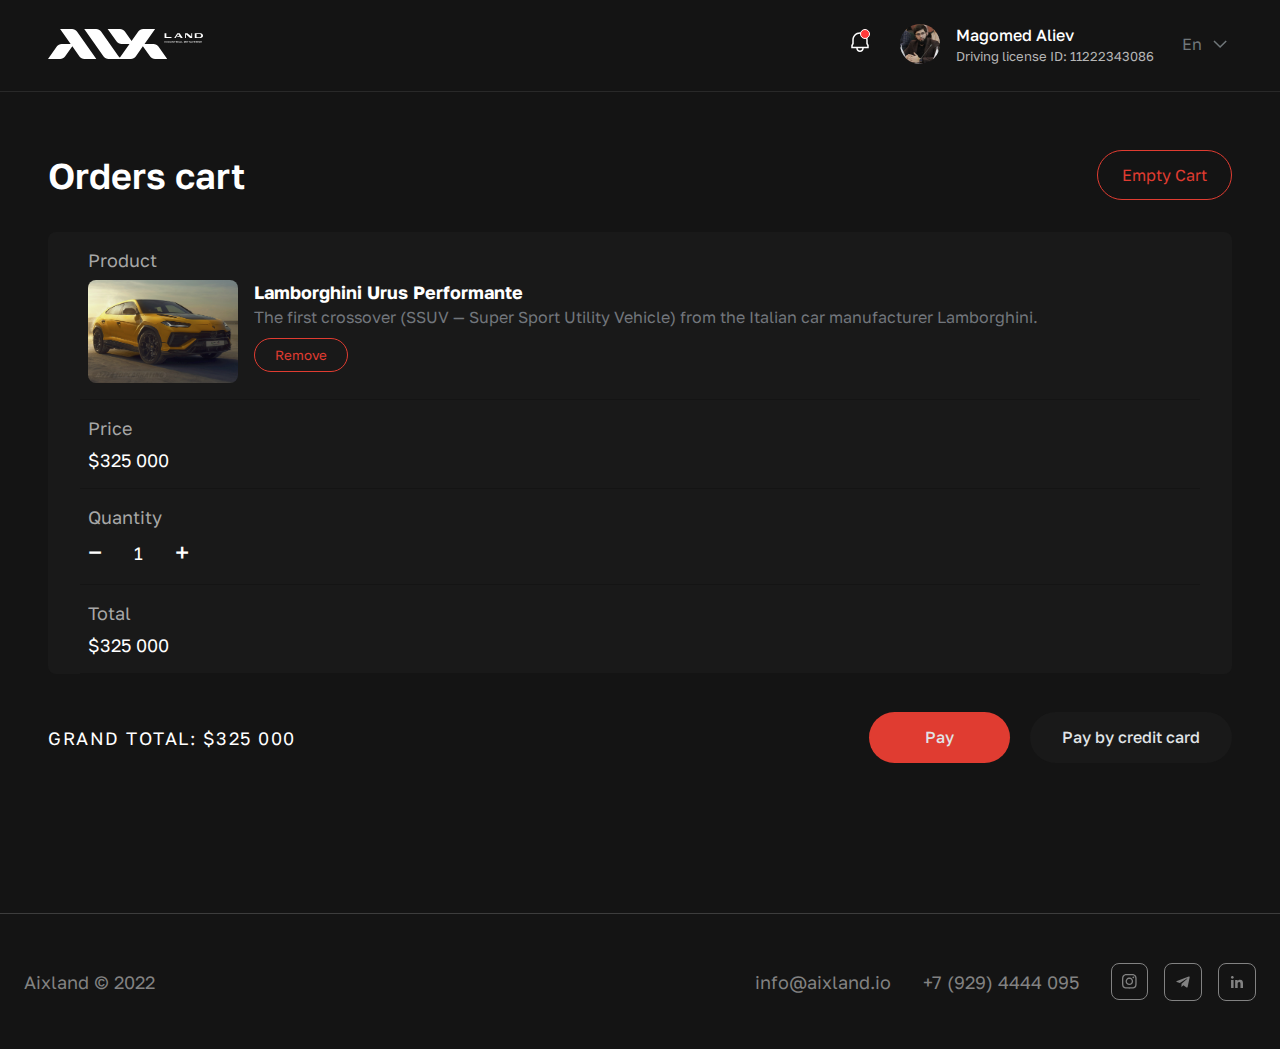
<file: pages/cart.html>
<!DOCTYPE html>
<html lang="en">
  <head>
    <meta charset="UTF-8" />
    <meta name="viewport" content="width=device-width, initial-scale=1.0" />
    <link rel="stylesheet" href="../css/cart.css" />

    <title>AIXLAND</title>
  </head>
  <body>
    <header class="header">
      <div class="header__content">
        <a href="../index.html" class="header__logo">
          <img src="../images/logo.svg" alt="Aixland Logo" />
        </a>
        <div class="header__logged-in">
          <div class="header__notification">
            <img src="../images/notification.svg" alt="Notification icon" />
          </div>
          <div class="header__user-info">
            <a href="#" class="header__user-pp">
              <img src="../images/pp.png" alt="User profile pictire" />
            </a>
            <div class="header__user-details">
              <p class="header__user-name">Magomed Aliev</p>
              <p class="header__user-driving-license-ID">
                Driving license ID: 11222343086
              </p>
            </div>
          </div>
          <select
            class="header__language-picker"
            name="language-picker"
            id="language-picker"
          >
            <option value="En">En</option>
          </select>
        </div>
      </div>
    </header>

    <section class="cart">
      <div class="cart__content">
        <div class="cart__cta">
          <h1 class="cart__title">Orders cart</h1>
          <a href="#" class="cart__empty-cart-btn">Empty Cart</a>
        </div>
        <div class="table">
          <div class="thead">
            <div class="tr">
              <div class="th">Product</div>
              <div class="th">Price</div>
              <div class="th">Quantity</div>
              <div class="th">Total</div>
            </div>
          </div>
          <div class="tbody">
            <div class="tr">
              <div class="td" data-label="Product">
                <div class="product">
                  <img
                    class="product__img"
                    src="../images/car.png"
                    alt="Product image"
                  />
                  <div class="product__info">
                    <h2 class="product__name">Lamborghini Urus Performante</h2>
                    <p class="product__desc">
                      The first crossover (SSUV — Super Sport Utility Vehicle)
                      from the Italian car manufacturer Lamborghini.
                    </p>
                    <button class="product__remove-btn">Remove</button>
                  </div>
                </div>
              </div>
              <div class="td" data-label="Price">$325 000</div>
              <div class="td" data-label="Quantity">
                <div class="quantity">
                  <button class="increment">&#8722;</button>
                  <span>1</span>
                  <button class="decrement">&#43;</button>
                </div>
              </div>
              <div class="td" data-label="Total">$325 000</div>
            </div>
          </div>
        </div>
        <div class="cart__cta">
          <p class="cart__grand-total">Grand total: $325 000</p>
          <div class="cart__btn-container">
            <button class="cart__pay-btn">Pay</button>
            <button class="cart__pay-by-credit-card-btn">
              Pay by credit card
            </button>
          </div>
        </div>
      </div>
    </section>

    <footer class="footer">
      <div class="footer__content">
        <p class="footer__copyright">Aixland &#169; 2022</p>
        <div class="footer__cta-col">
          <a href="mailto:info@aixland.io">info@aixland.io</a>
          <a href="tel: +79294444095">+7 (929) 4444 095</a>
          <div class="footer__socials">
            <a href="#" class="footer__social-link">
              <svg
                width="14.666992"
                height="14.666664"
                viewBox="0 0 14.667 14.6667"
                fill="none"
                xmlns="http://www.w3.org/2000/svg"
                xmlns:xlink="http://www.w3.org/1999/xlink"
              >
                <desc>Created with Pixso.</desc>
                <defs />
                <path
                  id="Vector"
                  d="M4.30957 0.0439987C5.0918 0.00800323 5.3418 0 7.33301 0C9.3252 0 9.57422 0.00866699 10.3564 0.0439987C11.1377 0.0793304 11.6709 0.204002 12.1377 0.384666C12.626 0.569336 13.0693 0.858002 13.4355 1.23133C13.8096 1.59734 14.0977 2.04 14.2812 2.52934C14.4629 2.996 14.5869 3.52934 14.623 4.30933C14.6582 5.09267 14.667 5.342 14.667 7.33334C14.667 9.32533 14.6582 9.57467 14.623 10.3567C14.5869 11.1367 14.4629 11.67 14.2812 12.1367C14.0977 12.6261 13.8086 13.0695 13.4355 13.436C13.0693 13.8093 12.626 14.0973 12.1377 14.2813C11.6709 14.4627 11.1377 14.5867 10.3574 14.6227C9.57422 14.6587 9.3252 14.6667 7.33301 14.6667C5.3418 14.6667 5.0918 14.658 4.30957 14.6227C3.53027 14.5873 2.99707 14.4627 2.53027 14.2813C2.04102 14.0973 1.59766 13.8088 1.23047 13.436C0.857422 13.0698 0.569336 12.6266 0.384766 12.1373C0.204102 11.6707 0.0800781 11.1373 0.0439453 10.3573C0.0078125 9.574 0 9.32467 0 7.33334C0 5.34133 0.00878906 5.092 0.0439453 4.31067C0.0791016 3.52934 0.204102 2.996 0.384766 2.52934C0.569336 2.04005 0.858398 1.59688 1.23145 1.23067C1.59766 0.857666 2.04004 0.568962 2.5293 0.384666C2.99609 0.204002 3.5293 0.0800018 4.30957 0.0439987L4.30957 0.0439987ZM10.2969 1.364C9.52344 1.32867 9.29102 1.32133 7.33301 1.32133C5.375 1.32133 5.14355 1.32867 4.37012 1.364C3.6543 1.39667 3.2666 1.516 3.00781 1.61667C2.66602 1.75 2.4209 1.908 2.16504 2.16467C1.9209 2.40137 1.73438 2.68952 1.61621 3.008C1.51562 3.26667 1.39648 3.65466 1.36426 4.37C1.3291 5.14333 1.32129 5.37534 1.32129 7.33334C1.32129 9.29134 1.3291 9.52333 1.36426 10.2967C1.39648 11.012 1.51562 11.4 1.61621 11.6587C1.73438 11.9767 1.9209 12.2653 2.16504 12.502C2.40137 12.7453 2.69043 12.9327 3.00781 13.05C3.2666 13.1507 3.6543 13.27 4.37012 13.3027C5.14355 13.338 5.375 13.3453 7.33301 13.3453C9.29199 13.3453 9.52344 13.338 10.2969 13.3027C11.0117 13.27 11.4004 13.1507 11.6582 13.05C12.001 12.9167 12.2451 12.7587 12.502 12.502C12.7451 12.2653 12.9326 11.9767 13.0498 11.6587C13.1504 11.4 13.2695 11.012 13.3027 10.2967C13.3379 9.52333 13.3457 9.29134 13.3457 7.33334C13.3457 5.37534 13.3379 5.14333 13.3027 4.37C13.2695 3.65466 13.1504 3.26667 13.0498 3.008C12.917 2.666 12.7588 2.42133 12.502 2.16467C12.2656 1.92138 11.9775 1.73414 11.6582 1.61667C11.4004 1.516 11.0117 1.39667 10.2969 1.364ZM6.39648 9.594C6.91992 9.81175 7.50195 9.84114 8.04492 9.67715C8.58691 9.51315 9.05566 9.16595 9.37012 8.69483C9.68555 8.22371 9.82715 7.65791 9.77051 7.09407C9.71484 6.53023 9.46484 6.00331 9.06348 5.60333C8.80762 5.34765 8.49805 5.15188 8.15723 5.0301C7.81738 4.90833 7.4541 4.86357 7.09375 4.89908C6.7334 4.93458 6.38574 5.04945 6.07617 5.23542C5.76562 5.42139 5.50098 5.67383 5.2998 5.97456C5.09863 6.27531 4.9668 6.61686 4.91406 6.97464C4.86035 7.33242 4.8877 7.69753 4.99219 8.04368C5.09766 8.38982 5.27734 8.7084 5.52051 8.97648C5.76367 9.24455 6.0625 9.45546 6.39648 9.594ZM4.66797 4.668C5.01758 4.31799 5.43359 4.04034 5.89062 3.85091C6.34863 3.66148 6.83789 3.56398 7.33301 3.56398C7.82812 3.56398 8.31836 3.66148 8.77539 3.85091C9.2334 4.04034 9.64844 4.31799 9.99902 4.668C10.3486 5.01801 10.626 5.43355 10.8154 5.89087C11.0049 6.34818 11.1025 6.83833 11.1025 7.33334C11.1025 7.82833 11.0049 8.31848 10.8154 8.7758C10.626 9.23312 10.3486 9.64865 9.99902 9.99866C9.29199 10.7056 8.33301 11.1027 7.33301 11.1027C6.33398 11.1027 5.375 10.7056 4.66797 9.99866C3.96094 9.29178 3.56445 8.33303 3.56445 7.33334C3.56445 6.33364 3.96094 5.37489 4.66797 4.668ZM11.9385 4.12534C12.0254 4.04351 12.0947 3.94512 12.1426 3.83598C12.1904 3.72684 12.2168 3.60918 12.2188 3.48995C12.2197 3.37073 12.1982 3.25237 12.1533 3.14188C12.1084 3.03138 12.042 2.93101 11.957 2.84669C11.873 2.76237 11.7725 2.69584 11.6621 2.65101C11.5518 2.60619 11.4336 2.58398 11.3145 2.58572C11.1943 2.58746 11.0771 2.61311 10.9678 2.66113C10.8584 2.70916 10.7607 2.77859 10.6787 2.86533C10.5195 3.03402 10.4326 3.25808 10.4355 3.48995C10.4395 3.72182 10.5332 3.94325 10.6963 4.10723C10.8604 4.2712 11.082 4.36482 11.3145 4.3682C11.5459 4.37158 11.7695 4.28446 11.9385 4.12534Z"
                  fill-opacity="1.000000"
                  fill-rule="evenodd"
                />
              </svg>
            </a>
            <a href="#" class="footer__social-link">
              <svg
                xmlns="http://www.w3.org/2000/svg"
                width="16"
                height="16"
                viewBox="0 0 16 16"
                fill="none"
              >
                <path
                  d="M13.779 2.47886L1.95901 7.03686C1.15234 7.36086 1.15701 7.81085 1.81101 8.01152L4.84568 8.95819L11.867 4.52819C12.199 4.32619 12.5023 4.43486 12.253 4.65619L6.56434 9.79019H6.56301L6.56434 9.79085L6.35501 12.9189C6.66168 12.9189 6.79701 12.7782 6.96901 12.6122L8.44301 11.1789L11.509 13.4435C12.0743 13.7549 12.4803 13.5949 12.621 12.9202L14.6337 3.43486C14.8397 2.60886 14.3183 2.23486 13.779 2.47886Z"
                />
              </svg>
            </a>
            <a href="#" class="footer__social-link">
              <svg
                xmlns="http://www.w3.org/2000/svg"
                width="16"
                height="16"
                viewBox="0 0 16 16"
                fill="none"
              >
                <path
                  d="M3.32341 4.79819C4.12901 4.79819 4.78208 4.14513 4.78208 3.33953C4.78208 2.53393 4.12901 1.88086 3.32341 1.88086C2.51781 1.88086 1.86475 2.53393 1.86475 3.33953C1.86475 4.14513 2.51781 4.79819 3.32341 4.79819Z"
                />
                <path
                  d="M6.15717 5.9041V13.9968H8.66983V9.99477C8.66983 8.93877 8.8685 7.9161 10.1778 7.9161C11.4692 7.9161 11.4852 9.12343 11.4852 10.0614V13.9974H13.9992V9.55944C13.9992 7.37944 13.5298 5.7041 10.9818 5.7041C9.7585 5.7041 8.9385 6.37543 8.60317 7.01077H8.56917V5.9041H6.15717ZM2.0625 5.9041H4.57917V13.9968H2.0625V5.9041Z"
                />
              </svg>
            </a>
          </div>
        </div>
      </div>
    </footer>
  </body>
</html>
</file>
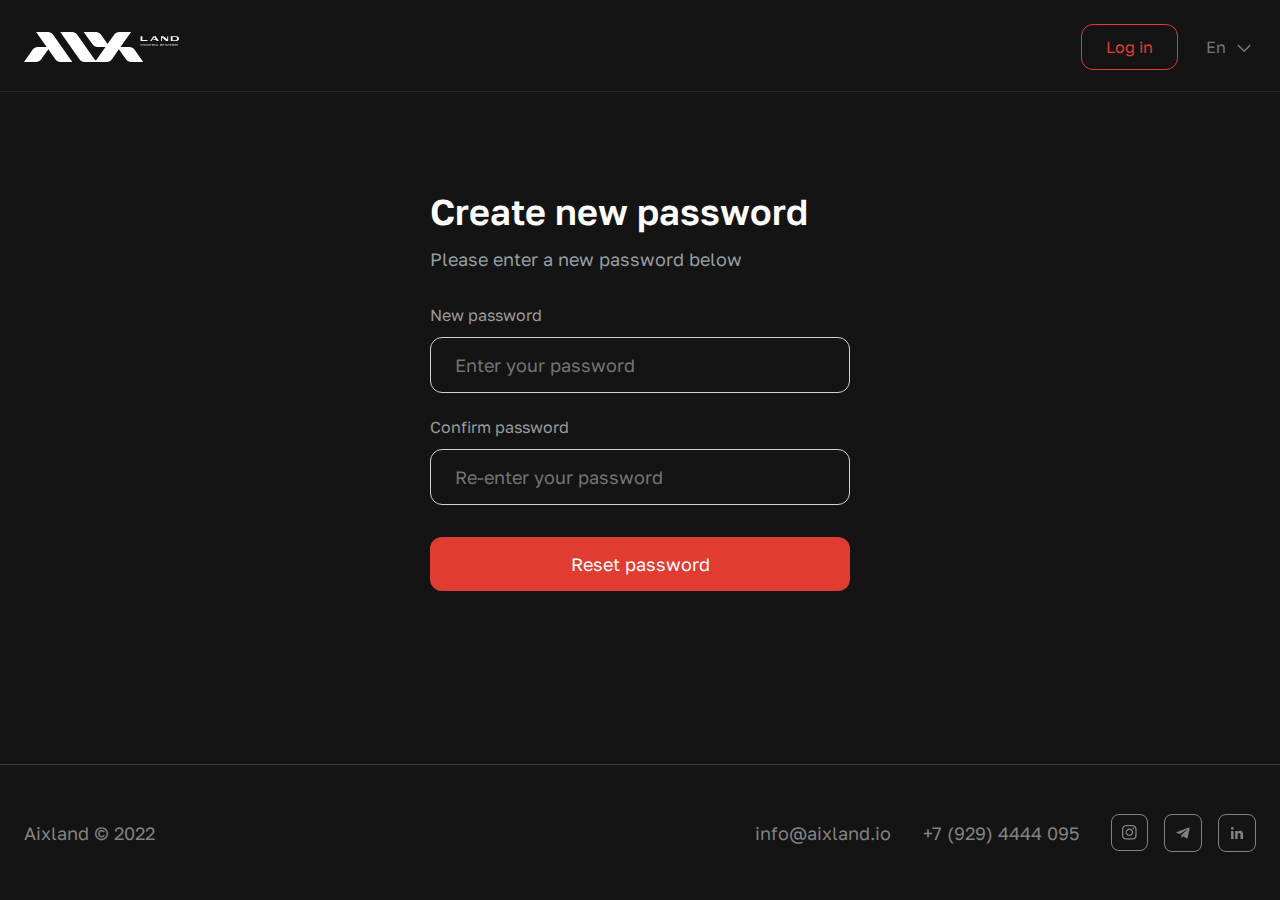
<file: pages/createnewpassword.html>
<!DOCTYPE html>
<html lang="en">
  <head>
    <meta charset="UTF-8" />
    <meta name="viewport" content="width=device-width, initial-scale=1.0" />
    <link rel="stylesheet" href="../css/createnewpassword.css" />

    <title>AIXLAND</title>
  </head>
  <body>
    <header class="header">
      <div class="header__content">
        <a href="../index.html" class="header__logo">
          <img src="../images/logo.svg" alt="Aixland Logo" />
        </a>
        <div class="header__cta-col">
          <a href="login.html" class="header__login-btn">Log in</a>
          <select
            class="header__language-picker"
            name="language-picker"
            id="language-picker"
          >
            <option value="En">En</option>
          </select>
        </div>
      </div>
    </header>

    <section class="create-new-password">
      <div class="create-new-password__content">
        <h1 class="create-new-password__title">Create new password</h1>
        <p class="create-new-password__subtitle">
          Please enter a new password below
        </p>
        <form action="" class="form">
          <div class="inputboxes">
            <div class="inputbox">
              <label for="password">New password</label>
              <input
                type="password"
                placeholder="Enter your password"
                name="password"
                id="password"
                required
              />
            </div>

            <div class="inputbox">
              <label for="confirm_password">Confirm password</label>
              <input
                type="password"
                placeholder="Re-enter your password"
                name="confirm_password"
                id="confirm_password"
                required
              />
            </div>
          </div>
          <button type="submit" class="reset-password-btn">
            Reset password
          </button>
        </form>
      </div>
    </section>

    <footer class="footer">
      <div class="footer__content">
        <p class="footer__copyright">Aixland &#169; 2022</p>
        <div class="footer__cta-col">
          <a href="mailto:info@aixland.io">info@aixland.io</a>
          <a href="tel: +79294444095">+7 (929) 4444 095</a>
          <div class="footer__socials">
            <a href="#" class="footer__social-link">
              <svg
                width="14.666992"
                height="14.666664"
                viewBox="0 0 14.667 14.6667"
                fill="none"
                xmlns="http://www.w3.org/2000/svg"
                xmlns:xlink="http://www.w3.org/1999/xlink"
              >
                <desc>Created with Pixso.</desc>
                <defs />
                <path
                  id="Vector"
                  d="M4.30957 0.0439987C5.0918 0.00800323 5.3418 0 7.33301 0C9.3252 0 9.57422 0.00866699 10.3564 0.0439987C11.1377 0.0793304 11.6709 0.204002 12.1377 0.384666C12.626 0.569336 13.0693 0.858002 13.4355 1.23133C13.8096 1.59734 14.0977 2.04 14.2812 2.52934C14.4629 2.996 14.5869 3.52934 14.623 4.30933C14.6582 5.09267 14.667 5.342 14.667 7.33334C14.667 9.32533 14.6582 9.57467 14.623 10.3567C14.5869 11.1367 14.4629 11.67 14.2812 12.1367C14.0977 12.6261 13.8086 13.0695 13.4355 13.436C13.0693 13.8093 12.626 14.0973 12.1377 14.2813C11.6709 14.4627 11.1377 14.5867 10.3574 14.6227C9.57422 14.6587 9.3252 14.6667 7.33301 14.6667C5.3418 14.6667 5.0918 14.658 4.30957 14.6227C3.53027 14.5873 2.99707 14.4627 2.53027 14.2813C2.04102 14.0973 1.59766 13.8088 1.23047 13.436C0.857422 13.0698 0.569336 12.6266 0.384766 12.1373C0.204102 11.6707 0.0800781 11.1373 0.0439453 10.3573C0.0078125 9.574 0 9.32467 0 7.33334C0 5.34133 0.00878906 5.092 0.0439453 4.31067C0.0791016 3.52934 0.204102 2.996 0.384766 2.52934C0.569336 2.04005 0.858398 1.59688 1.23145 1.23067C1.59766 0.857666 2.04004 0.568962 2.5293 0.384666C2.99609 0.204002 3.5293 0.0800018 4.30957 0.0439987L4.30957 0.0439987ZM10.2969 1.364C9.52344 1.32867 9.29102 1.32133 7.33301 1.32133C5.375 1.32133 5.14355 1.32867 4.37012 1.364C3.6543 1.39667 3.2666 1.516 3.00781 1.61667C2.66602 1.75 2.4209 1.908 2.16504 2.16467C1.9209 2.40137 1.73438 2.68952 1.61621 3.008C1.51562 3.26667 1.39648 3.65466 1.36426 4.37C1.3291 5.14333 1.32129 5.37534 1.32129 7.33334C1.32129 9.29134 1.3291 9.52333 1.36426 10.2967C1.39648 11.012 1.51562 11.4 1.61621 11.6587C1.73438 11.9767 1.9209 12.2653 2.16504 12.502C2.40137 12.7453 2.69043 12.9327 3.00781 13.05C3.2666 13.1507 3.6543 13.27 4.37012 13.3027C5.14355 13.338 5.375 13.3453 7.33301 13.3453C9.29199 13.3453 9.52344 13.338 10.2969 13.3027C11.0117 13.27 11.4004 13.1507 11.6582 13.05C12.001 12.9167 12.2451 12.7587 12.502 12.502C12.7451 12.2653 12.9326 11.9767 13.0498 11.6587C13.1504 11.4 13.2695 11.012 13.3027 10.2967C13.3379 9.52333 13.3457 9.29134 13.3457 7.33334C13.3457 5.37534 13.3379 5.14333 13.3027 4.37C13.2695 3.65466 13.1504 3.26667 13.0498 3.008C12.917 2.666 12.7588 2.42133 12.502 2.16467C12.2656 1.92138 11.9775 1.73414 11.6582 1.61667C11.4004 1.516 11.0117 1.39667 10.2969 1.364ZM6.39648 9.594C6.91992 9.81175 7.50195 9.84114 8.04492 9.67715C8.58691 9.51315 9.05566 9.16595 9.37012 8.69483C9.68555 8.22371 9.82715 7.65791 9.77051 7.09407C9.71484 6.53023 9.46484 6.00331 9.06348 5.60333C8.80762 5.34765 8.49805 5.15188 8.15723 5.0301C7.81738 4.90833 7.4541 4.86357 7.09375 4.89908C6.7334 4.93458 6.38574 5.04945 6.07617 5.23542C5.76562 5.42139 5.50098 5.67383 5.2998 5.97456C5.09863 6.27531 4.9668 6.61686 4.91406 6.97464C4.86035 7.33242 4.8877 7.69753 4.99219 8.04368C5.09766 8.38982 5.27734 8.7084 5.52051 8.97648C5.76367 9.24455 6.0625 9.45546 6.39648 9.594ZM4.66797 4.668C5.01758 4.31799 5.43359 4.04034 5.89062 3.85091C6.34863 3.66148 6.83789 3.56398 7.33301 3.56398C7.82812 3.56398 8.31836 3.66148 8.77539 3.85091C9.2334 4.04034 9.64844 4.31799 9.99902 4.668C10.3486 5.01801 10.626 5.43355 10.8154 5.89087C11.0049 6.34818 11.1025 6.83833 11.1025 7.33334C11.1025 7.82833 11.0049 8.31848 10.8154 8.7758C10.626 9.23312 10.3486 9.64865 9.99902 9.99866C9.29199 10.7056 8.33301 11.1027 7.33301 11.1027C6.33398 11.1027 5.375 10.7056 4.66797 9.99866C3.96094 9.29178 3.56445 8.33303 3.56445 7.33334C3.56445 6.33364 3.96094 5.37489 4.66797 4.668ZM11.9385 4.12534C12.0254 4.04351 12.0947 3.94512 12.1426 3.83598C12.1904 3.72684 12.2168 3.60918 12.2188 3.48995C12.2197 3.37073 12.1982 3.25237 12.1533 3.14188C12.1084 3.03138 12.042 2.93101 11.957 2.84669C11.873 2.76237 11.7725 2.69584 11.6621 2.65101C11.5518 2.60619 11.4336 2.58398 11.3145 2.58572C11.1943 2.58746 11.0771 2.61311 10.9678 2.66113C10.8584 2.70916 10.7607 2.77859 10.6787 2.86533C10.5195 3.03402 10.4326 3.25808 10.4355 3.48995C10.4395 3.72182 10.5332 3.94325 10.6963 4.10723C10.8604 4.2712 11.082 4.36482 11.3145 4.3682C11.5459 4.37158 11.7695 4.28446 11.9385 4.12534Z"
                  fill-opacity="1.000000"
                  fill-rule="evenodd"
                />
              </svg>
            </a>
            <a href="#" class="footer__social-link">
              <svg
                xmlns="http://www.w3.org/2000/svg"
                width="16"
                height="16"
                viewBox="0 0 16 16"
                fill="none"
              >
                <path
                  d="M13.779 2.47886L1.95901 7.03686C1.15234 7.36086 1.15701 7.81085 1.81101 8.01152L4.84568 8.95819L11.867 4.52819C12.199 4.32619 12.5023 4.43486 12.253 4.65619L6.56434 9.79019H6.56301L6.56434 9.79085L6.35501 12.9189C6.66168 12.9189 6.79701 12.7782 6.96901 12.6122L8.44301 11.1789L11.509 13.4435C12.0743 13.7549 12.4803 13.5949 12.621 12.9202L14.6337 3.43486C14.8397 2.60886 14.3183 2.23486 13.779 2.47886Z"
                />
              </svg>
            </a>
            <a href="#" class="footer__social-link">
              <svg
                xmlns="http://www.w3.org/2000/svg"
                width="16"
                height="16"
                viewBox="0 0 16 16"
                fill="none"
              >
                <path
                  d="M3.32341 4.79819C4.12901 4.79819 4.78208 4.14513 4.78208 3.33953C4.78208 2.53393 4.12901 1.88086 3.32341 1.88086C2.51781 1.88086 1.86475 2.53393 1.86475 3.33953C1.86475 4.14513 2.51781 4.79819 3.32341 4.79819Z"
                />
                <path
                  d="M6.15717 5.9041V13.9968H8.66983V9.99477C8.66983 8.93877 8.8685 7.9161 10.1778 7.9161C11.4692 7.9161 11.4852 9.12343 11.4852 10.0614V13.9974H13.9992V9.55944C13.9992 7.37944 13.5298 5.7041 10.9818 5.7041C9.7585 5.7041 8.9385 6.37543 8.60317 7.01077H8.56917V5.9041H6.15717ZM2.0625 5.9041H4.57917V13.9968H2.0625V5.9041Z"
                />
              </svg>
            </a>
          </div>
        </div>
      </div>
    </footer>
  </body>
</html>
</file>
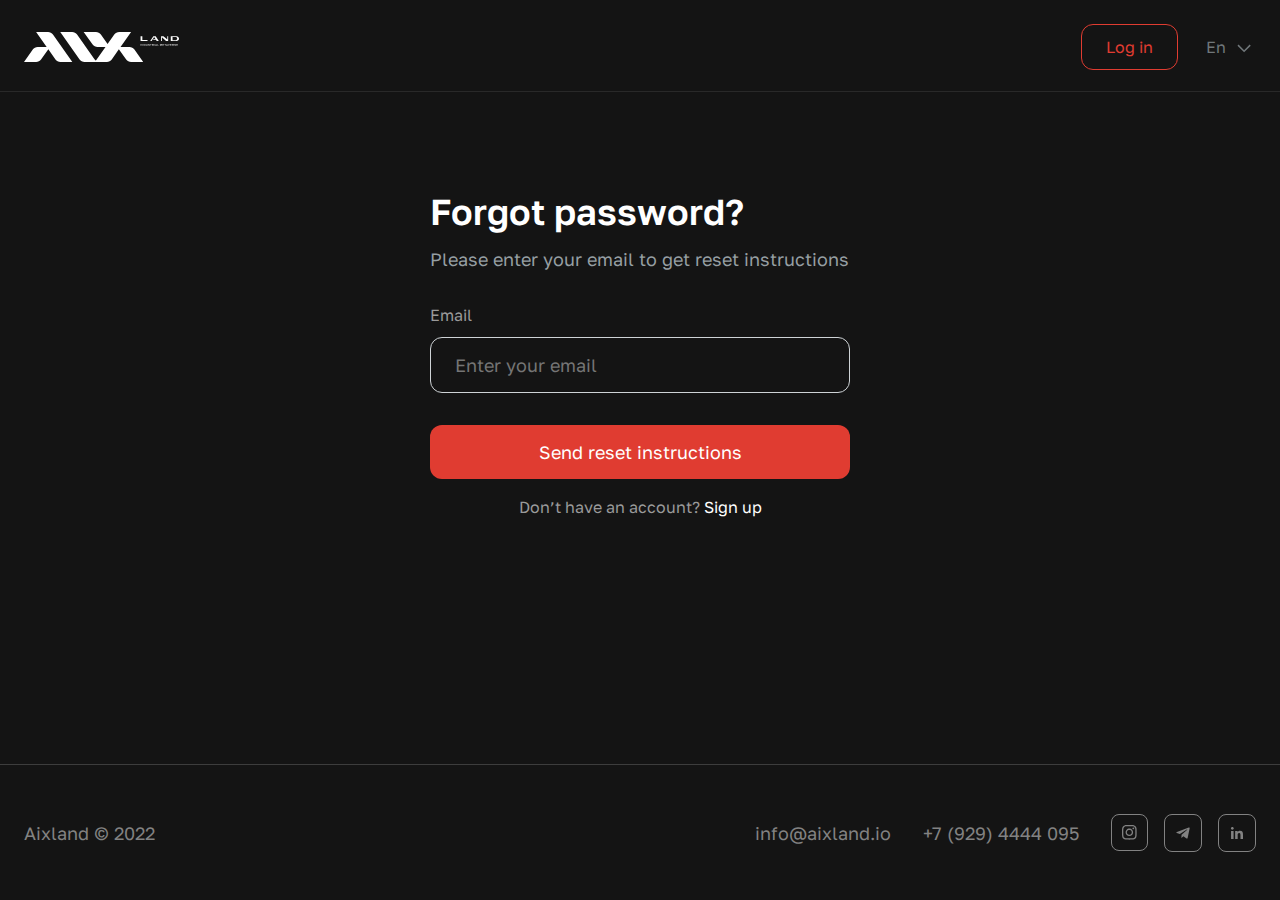
<file: pages/forgotpassword.html>
<!DOCTYPE html>
<html lang="en">
  <head>
    <meta charset="UTF-8" />
    <meta name="viewport" content="width=device-width, initial-scale=1.0" />
    <link rel="stylesheet" href="../css/forgotpassword.css" />

    <title>AIXLAND</title>
  </head>
  <body>
    <header class="header">
      <div class="header__content">
        <a href="../index.html" class="header__logo">
          <img src="../images/logo.svg" alt="Aixland Logo" />
        </a>
        <div class="header__cta-col">
          <a href="login.html" class="header__login-btn">Log in</a>
          <select
            class="header__language-picker"
            name="language-picker"
            id="language-picker"
          >
            <option value="En">En</option>
          </select>
        </div>
      </div>
    </header>

    <section class="forgot-password">
      <div class="forgot-password__content">
        <h1 class="forgot-password__title">Forgot password?</h1>
        <p class="forgot-password__subtitle">
          Please enter your email to get reset instructions
        </p>
        <form action="" class="form">
          <div class="inputbox">
            <label for="email">Email</label>
            <input
              type="email"
              placeholder="Enter your email"
              name="email"
              id="email"
              required
            />
          </div>
          <button type="submit" class="send-reset-instructions-btn">
            Send reset instructions
          </button>
        </form>
        <p href="#" class="forgot-password__signup-link">
          Don’t have an account? <a href="signup.html">Sign up</a>
        </p>
      </div>
    </section>

    <footer class="footer">
      <div class="footer__content">
        <p class="footer__copyright">Aixland &#169; 2022</p>
        <div class="footer__cta-col">
          <a href="mailto:info@aixland.io">info@aixland.io</a>
          <a href="tel: +79294444095">+7 (929) 4444 095</a>
          <div class="footer__socials">
            <a href="#" class="footer__social-link">
              <svg
                width="14.666992"
                height="14.666664"
                viewBox="0 0 14.667 14.6667"
                fill="none"
                xmlns="http://www.w3.org/2000/svg"
                xmlns:xlink="http://www.w3.org/1999/xlink"
              >
                <desc>Created with Pixso.</desc>
                <defs />
                <path
                  id="Vector"
                  d="M4.30957 0.0439987C5.0918 0.00800323 5.3418 0 7.33301 0C9.3252 0 9.57422 0.00866699 10.3564 0.0439987C11.1377 0.0793304 11.6709 0.204002 12.1377 0.384666C12.626 0.569336 13.0693 0.858002 13.4355 1.23133C13.8096 1.59734 14.0977 2.04 14.2812 2.52934C14.4629 2.996 14.5869 3.52934 14.623 4.30933C14.6582 5.09267 14.667 5.342 14.667 7.33334C14.667 9.32533 14.6582 9.57467 14.623 10.3567C14.5869 11.1367 14.4629 11.67 14.2812 12.1367C14.0977 12.6261 13.8086 13.0695 13.4355 13.436C13.0693 13.8093 12.626 14.0973 12.1377 14.2813C11.6709 14.4627 11.1377 14.5867 10.3574 14.6227C9.57422 14.6587 9.3252 14.6667 7.33301 14.6667C5.3418 14.6667 5.0918 14.658 4.30957 14.6227C3.53027 14.5873 2.99707 14.4627 2.53027 14.2813C2.04102 14.0973 1.59766 13.8088 1.23047 13.436C0.857422 13.0698 0.569336 12.6266 0.384766 12.1373C0.204102 11.6707 0.0800781 11.1373 0.0439453 10.3573C0.0078125 9.574 0 9.32467 0 7.33334C0 5.34133 0.00878906 5.092 0.0439453 4.31067C0.0791016 3.52934 0.204102 2.996 0.384766 2.52934C0.569336 2.04005 0.858398 1.59688 1.23145 1.23067C1.59766 0.857666 2.04004 0.568962 2.5293 0.384666C2.99609 0.204002 3.5293 0.0800018 4.30957 0.0439987L4.30957 0.0439987ZM10.2969 1.364C9.52344 1.32867 9.29102 1.32133 7.33301 1.32133C5.375 1.32133 5.14355 1.32867 4.37012 1.364C3.6543 1.39667 3.2666 1.516 3.00781 1.61667C2.66602 1.75 2.4209 1.908 2.16504 2.16467C1.9209 2.40137 1.73438 2.68952 1.61621 3.008C1.51562 3.26667 1.39648 3.65466 1.36426 4.37C1.3291 5.14333 1.32129 5.37534 1.32129 7.33334C1.32129 9.29134 1.3291 9.52333 1.36426 10.2967C1.39648 11.012 1.51562 11.4 1.61621 11.6587C1.73438 11.9767 1.9209 12.2653 2.16504 12.502C2.40137 12.7453 2.69043 12.9327 3.00781 13.05C3.2666 13.1507 3.6543 13.27 4.37012 13.3027C5.14355 13.338 5.375 13.3453 7.33301 13.3453C9.29199 13.3453 9.52344 13.338 10.2969 13.3027C11.0117 13.27 11.4004 13.1507 11.6582 13.05C12.001 12.9167 12.2451 12.7587 12.502 12.502C12.7451 12.2653 12.9326 11.9767 13.0498 11.6587C13.1504 11.4 13.2695 11.012 13.3027 10.2967C13.3379 9.52333 13.3457 9.29134 13.3457 7.33334C13.3457 5.37534 13.3379 5.14333 13.3027 4.37C13.2695 3.65466 13.1504 3.26667 13.0498 3.008C12.917 2.666 12.7588 2.42133 12.502 2.16467C12.2656 1.92138 11.9775 1.73414 11.6582 1.61667C11.4004 1.516 11.0117 1.39667 10.2969 1.364ZM6.39648 9.594C6.91992 9.81175 7.50195 9.84114 8.04492 9.67715C8.58691 9.51315 9.05566 9.16595 9.37012 8.69483C9.68555 8.22371 9.82715 7.65791 9.77051 7.09407C9.71484 6.53023 9.46484 6.00331 9.06348 5.60333C8.80762 5.34765 8.49805 5.15188 8.15723 5.0301C7.81738 4.90833 7.4541 4.86357 7.09375 4.89908C6.7334 4.93458 6.38574 5.04945 6.07617 5.23542C5.76562 5.42139 5.50098 5.67383 5.2998 5.97456C5.09863 6.27531 4.9668 6.61686 4.91406 6.97464C4.86035 7.33242 4.8877 7.69753 4.99219 8.04368C5.09766 8.38982 5.27734 8.7084 5.52051 8.97648C5.76367 9.24455 6.0625 9.45546 6.39648 9.594ZM4.66797 4.668C5.01758 4.31799 5.43359 4.04034 5.89062 3.85091C6.34863 3.66148 6.83789 3.56398 7.33301 3.56398C7.82812 3.56398 8.31836 3.66148 8.77539 3.85091C9.2334 4.04034 9.64844 4.31799 9.99902 4.668C10.3486 5.01801 10.626 5.43355 10.8154 5.89087C11.0049 6.34818 11.1025 6.83833 11.1025 7.33334C11.1025 7.82833 11.0049 8.31848 10.8154 8.7758C10.626 9.23312 10.3486 9.64865 9.99902 9.99866C9.29199 10.7056 8.33301 11.1027 7.33301 11.1027C6.33398 11.1027 5.375 10.7056 4.66797 9.99866C3.96094 9.29178 3.56445 8.33303 3.56445 7.33334C3.56445 6.33364 3.96094 5.37489 4.66797 4.668ZM11.9385 4.12534C12.0254 4.04351 12.0947 3.94512 12.1426 3.83598C12.1904 3.72684 12.2168 3.60918 12.2188 3.48995C12.2197 3.37073 12.1982 3.25237 12.1533 3.14188C12.1084 3.03138 12.042 2.93101 11.957 2.84669C11.873 2.76237 11.7725 2.69584 11.6621 2.65101C11.5518 2.60619 11.4336 2.58398 11.3145 2.58572C11.1943 2.58746 11.0771 2.61311 10.9678 2.66113C10.8584 2.70916 10.7607 2.77859 10.6787 2.86533C10.5195 3.03402 10.4326 3.25808 10.4355 3.48995C10.4395 3.72182 10.5332 3.94325 10.6963 4.10723C10.8604 4.2712 11.082 4.36482 11.3145 4.3682C11.5459 4.37158 11.7695 4.28446 11.9385 4.12534Z"
                  fill-opacity="1.000000"
                  fill-rule="evenodd"
                />
              </svg>
            </a>
            <a href="#" class="footer__social-link">
              <svg
                xmlns="http://www.w3.org/2000/svg"
                width="16"
                height="16"
                viewBox="0 0 16 16"
                fill="none"
              >
                <path
                  d="M13.779 2.47886L1.95901 7.03686C1.15234 7.36086 1.15701 7.81085 1.81101 8.01152L4.84568 8.95819L11.867 4.52819C12.199 4.32619 12.5023 4.43486 12.253 4.65619L6.56434 9.79019H6.56301L6.56434 9.79085L6.35501 12.9189C6.66168 12.9189 6.79701 12.7782 6.96901 12.6122L8.44301 11.1789L11.509 13.4435C12.0743 13.7549 12.4803 13.5949 12.621 12.9202L14.6337 3.43486C14.8397 2.60886 14.3183 2.23486 13.779 2.47886Z"
                />
              </svg>
            </a>
            <a href="#" class="footer__social-link">
              <svg
                xmlns="http://www.w3.org/2000/svg"
                width="16"
                height="16"
                viewBox="0 0 16 16"
                fill="none"
              >
                <path
                  d="M3.32341 4.79819C4.12901 4.79819 4.78208 4.14513 4.78208 3.33953C4.78208 2.53393 4.12901 1.88086 3.32341 1.88086C2.51781 1.88086 1.86475 2.53393 1.86475 3.33953C1.86475 4.14513 2.51781 4.79819 3.32341 4.79819Z"
                />
                <path
                  d="M6.15717 5.9041V13.9968H8.66983V9.99477C8.66983 8.93877 8.8685 7.9161 10.1778 7.9161C11.4692 7.9161 11.4852 9.12343 11.4852 10.0614V13.9974H13.9992V9.55944C13.9992 7.37944 13.5298 5.7041 10.9818 5.7041C9.7585 5.7041 8.9385 6.37543 8.60317 7.01077H8.56917V5.9041H6.15717ZM2.0625 5.9041H4.57917V13.9968H2.0625V5.9041Z"
                />
              </svg>
            </a>
          </div>
        </div>
      </div>
    </footer>
  </body>
</html>
</file>
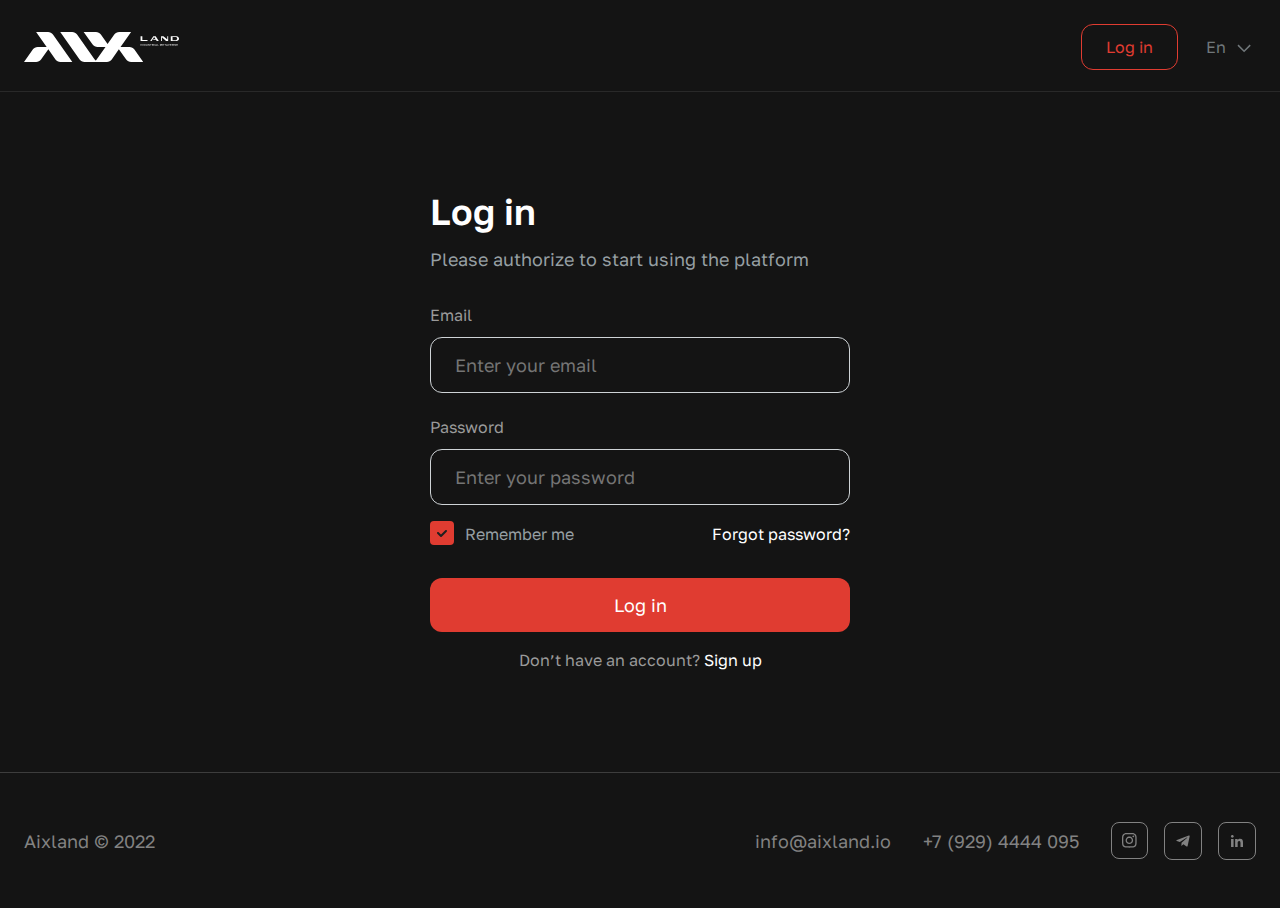
<file: pages/login.html>
<!DOCTYPE html>
<html lang="en">
  <head>
    <meta charset="UTF-8" />
    <meta name="viewport" content="width=device-width, initial-scale=1.0" />
    <link rel="stylesheet" href="../css/login.css" />

    <title>AIXLAND</title>
  </head>
  <body>
    <header class="header">
      <div class="header__content">
        <a href="../index.html" class="header__logo">
          <img src="../images/logo.svg" alt="Aixland Logo" />
        </a>
        <div class="header__cta-col">
          <a href="login.html" class="header__login-btn">Log in</a>
          <select
            class="header__language-picker"
            name="language-picker"
            id="language-picker"
          >
            <option value="En">En</option>
          </select>
        </div>
      </div>
    </header>

    <section class="login">
      <div class="login__content">
        <h1 class="login__title">Log in</h1>
        <p class="login__subtitle">
          Please authorize to start using the platform
        </p>
        <form action="" class="form">
          <div class="inputboxes">
            <div class="inputbox">
              <label for="email">Email</label>
              <input
                type="email"
                placeholder="Enter your email"
                name="email"
                id="email"
                required
              />
            </div>

            <div class="inputbox">
              <label for="password">Password</label>
              <input
                type="password"
                placeholder="Enter your password"
                name="password"
                id="password"
                required
              />
            </div>
          </div>

          <div class="remember_forgot_row">
            <div class="checkbox">
              <input type="checkbox" name="checkbox" id="checkbox" checked />
              <label for="checkbox">Remember me</label>
            </div>
            <a href="forgotpassword.html">Forgot password?</a>
          </div>

          <button type="submit" class="login-btn">Log in</button>
        </form>
        <p href="#" class="login__signup-link">
          Don’t have an account? <a href="signup.html">Sign up</a>
        </p>
      </div>
    </section>

    <footer class="footer">
      <div class="footer__content">
        <p class="footer__copyright">Aixland &#169; 2022</p>
        <div class="footer__cta-col">
          <a href="mailto:info@aixland.io">info@aixland.io</a>
          <a href="tel: +79294444095">+7 (929) 4444 095</a>
          <div class="footer__socials">
            <a href="#" class="footer__social-link">
              <svg
                width="14.666992"
                height="14.666664"
                viewBox="0 0 14.667 14.6667"
                fill="none"
                xmlns="http://www.w3.org/2000/svg"
                xmlns:xlink="http://www.w3.org/1999/xlink"
              >
                <desc>Created with Pixso.</desc>
                <defs />
                <path
                  id="Vector"
                  d="M4.30957 0.0439987C5.0918 0.00800323 5.3418 0 7.33301 0C9.3252 0 9.57422 0.00866699 10.3564 0.0439987C11.1377 0.0793304 11.6709 0.204002 12.1377 0.384666C12.626 0.569336 13.0693 0.858002 13.4355 1.23133C13.8096 1.59734 14.0977 2.04 14.2812 2.52934C14.4629 2.996 14.5869 3.52934 14.623 4.30933C14.6582 5.09267 14.667 5.342 14.667 7.33334C14.667 9.32533 14.6582 9.57467 14.623 10.3567C14.5869 11.1367 14.4629 11.67 14.2812 12.1367C14.0977 12.6261 13.8086 13.0695 13.4355 13.436C13.0693 13.8093 12.626 14.0973 12.1377 14.2813C11.6709 14.4627 11.1377 14.5867 10.3574 14.6227C9.57422 14.6587 9.3252 14.6667 7.33301 14.6667C5.3418 14.6667 5.0918 14.658 4.30957 14.6227C3.53027 14.5873 2.99707 14.4627 2.53027 14.2813C2.04102 14.0973 1.59766 13.8088 1.23047 13.436C0.857422 13.0698 0.569336 12.6266 0.384766 12.1373C0.204102 11.6707 0.0800781 11.1373 0.0439453 10.3573C0.0078125 9.574 0 9.32467 0 7.33334C0 5.34133 0.00878906 5.092 0.0439453 4.31067C0.0791016 3.52934 0.204102 2.996 0.384766 2.52934C0.569336 2.04005 0.858398 1.59688 1.23145 1.23067C1.59766 0.857666 2.04004 0.568962 2.5293 0.384666C2.99609 0.204002 3.5293 0.0800018 4.30957 0.0439987L4.30957 0.0439987ZM10.2969 1.364C9.52344 1.32867 9.29102 1.32133 7.33301 1.32133C5.375 1.32133 5.14355 1.32867 4.37012 1.364C3.6543 1.39667 3.2666 1.516 3.00781 1.61667C2.66602 1.75 2.4209 1.908 2.16504 2.16467C1.9209 2.40137 1.73438 2.68952 1.61621 3.008C1.51562 3.26667 1.39648 3.65466 1.36426 4.37C1.3291 5.14333 1.32129 5.37534 1.32129 7.33334C1.32129 9.29134 1.3291 9.52333 1.36426 10.2967C1.39648 11.012 1.51562 11.4 1.61621 11.6587C1.73438 11.9767 1.9209 12.2653 2.16504 12.502C2.40137 12.7453 2.69043 12.9327 3.00781 13.05C3.2666 13.1507 3.6543 13.27 4.37012 13.3027C5.14355 13.338 5.375 13.3453 7.33301 13.3453C9.29199 13.3453 9.52344 13.338 10.2969 13.3027C11.0117 13.27 11.4004 13.1507 11.6582 13.05C12.001 12.9167 12.2451 12.7587 12.502 12.502C12.7451 12.2653 12.9326 11.9767 13.0498 11.6587C13.1504 11.4 13.2695 11.012 13.3027 10.2967C13.3379 9.52333 13.3457 9.29134 13.3457 7.33334C13.3457 5.37534 13.3379 5.14333 13.3027 4.37C13.2695 3.65466 13.1504 3.26667 13.0498 3.008C12.917 2.666 12.7588 2.42133 12.502 2.16467C12.2656 1.92138 11.9775 1.73414 11.6582 1.61667C11.4004 1.516 11.0117 1.39667 10.2969 1.364ZM6.39648 9.594C6.91992 9.81175 7.50195 9.84114 8.04492 9.67715C8.58691 9.51315 9.05566 9.16595 9.37012 8.69483C9.68555 8.22371 9.82715 7.65791 9.77051 7.09407C9.71484 6.53023 9.46484 6.00331 9.06348 5.60333C8.80762 5.34765 8.49805 5.15188 8.15723 5.0301C7.81738 4.90833 7.4541 4.86357 7.09375 4.89908C6.7334 4.93458 6.38574 5.04945 6.07617 5.23542C5.76562 5.42139 5.50098 5.67383 5.2998 5.97456C5.09863 6.27531 4.9668 6.61686 4.91406 6.97464C4.86035 7.33242 4.8877 7.69753 4.99219 8.04368C5.09766 8.38982 5.27734 8.7084 5.52051 8.97648C5.76367 9.24455 6.0625 9.45546 6.39648 9.594ZM4.66797 4.668C5.01758 4.31799 5.43359 4.04034 5.89062 3.85091C6.34863 3.66148 6.83789 3.56398 7.33301 3.56398C7.82812 3.56398 8.31836 3.66148 8.77539 3.85091C9.2334 4.04034 9.64844 4.31799 9.99902 4.668C10.3486 5.01801 10.626 5.43355 10.8154 5.89087C11.0049 6.34818 11.1025 6.83833 11.1025 7.33334C11.1025 7.82833 11.0049 8.31848 10.8154 8.7758C10.626 9.23312 10.3486 9.64865 9.99902 9.99866C9.29199 10.7056 8.33301 11.1027 7.33301 11.1027C6.33398 11.1027 5.375 10.7056 4.66797 9.99866C3.96094 9.29178 3.56445 8.33303 3.56445 7.33334C3.56445 6.33364 3.96094 5.37489 4.66797 4.668ZM11.9385 4.12534C12.0254 4.04351 12.0947 3.94512 12.1426 3.83598C12.1904 3.72684 12.2168 3.60918 12.2188 3.48995C12.2197 3.37073 12.1982 3.25237 12.1533 3.14188C12.1084 3.03138 12.042 2.93101 11.957 2.84669C11.873 2.76237 11.7725 2.69584 11.6621 2.65101C11.5518 2.60619 11.4336 2.58398 11.3145 2.58572C11.1943 2.58746 11.0771 2.61311 10.9678 2.66113C10.8584 2.70916 10.7607 2.77859 10.6787 2.86533C10.5195 3.03402 10.4326 3.25808 10.4355 3.48995C10.4395 3.72182 10.5332 3.94325 10.6963 4.10723C10.8604 4.2712 11.082 4.36482 11.3145 4.3682C11.5459 4.37158 11.7695 4.28446 11.9385 4.12534Z"
                  fill-opacity="1.000000"
                  fill-rule="evenodd"
                />
              </svg>
            </a>
            <a href="#" class="footer__social-link">
              <svg
                xmlns="http://www.w3.org/2000/svg"
                width="16"
                height="16"
                viewBox="0 0 16 16"
                fill="none"
              >
                <path
                  d="M13.779 2.47886L1.95901 7.03686C1.15234 7.36086 1.15701 7.81085 1.81101 8.01152L4.84568 8.95819L11.867 4.52819C12.199 4.32619 12.5023 4.43486 12.253 4.65619L6.56434 9.79019H6.56301L6.56434 9.79085L6.35501 12.9189C6.66168 12.9189 6.79701 12.7782 6.96901 12.6122L8.44301 11.1789L11.509 13.4435C12.0743 13.7549 12.4803 13.5949 12.621 12.9202L14.6337 3.43486C14.8397 2.60886 14.3183 2.23486 13.779 2.47886Z"
                />
              </svg>
            </a>
            <a href="#" class="footer__social-link">
              <svg
                xmlns="http://www.w3.org/2000/svg"
                width="16"
                height="16"
                viewBox="0 0 16 16"
                fill="none"
              >
                <path
                  d="M3.32341 4.79819C4.12901 4.79819 4.78208 4.14513 4.78208 3.33953C4.78208 2.53393 4.12901 1.88086 3.32341 1.88086C2.51781 1.88086 1.86475 2.53393 1.86475 3.33953C1.86475 4.14513 2.51781 4.79819 3.32341 4.79819Z"
                />
                <path
                  d="M6.15717 5.9041V13.9968H8.66983V9.99477C8.66983 8.93877 8.8685 7.9161 10.1778 7.9161C11.4692 7.9161 11.4852 9.12343 11.4852 10.0614V13.9974H13.9992V9.55944C13.9992 7.37944 13.5298 5.7041 10.9818 5.7041C9.7585 5.7041 8.9385 6.37543 8.60317 7.01077H8.56917V5.9041H6.15717ZM2.0625 5.9041H4.57917V13.9968H2.0625V5.9041Z"
                />
              </svg>
            </a>
          </div>
        </div>
      </div>
    </footer>
  </body>
</html>
</file>
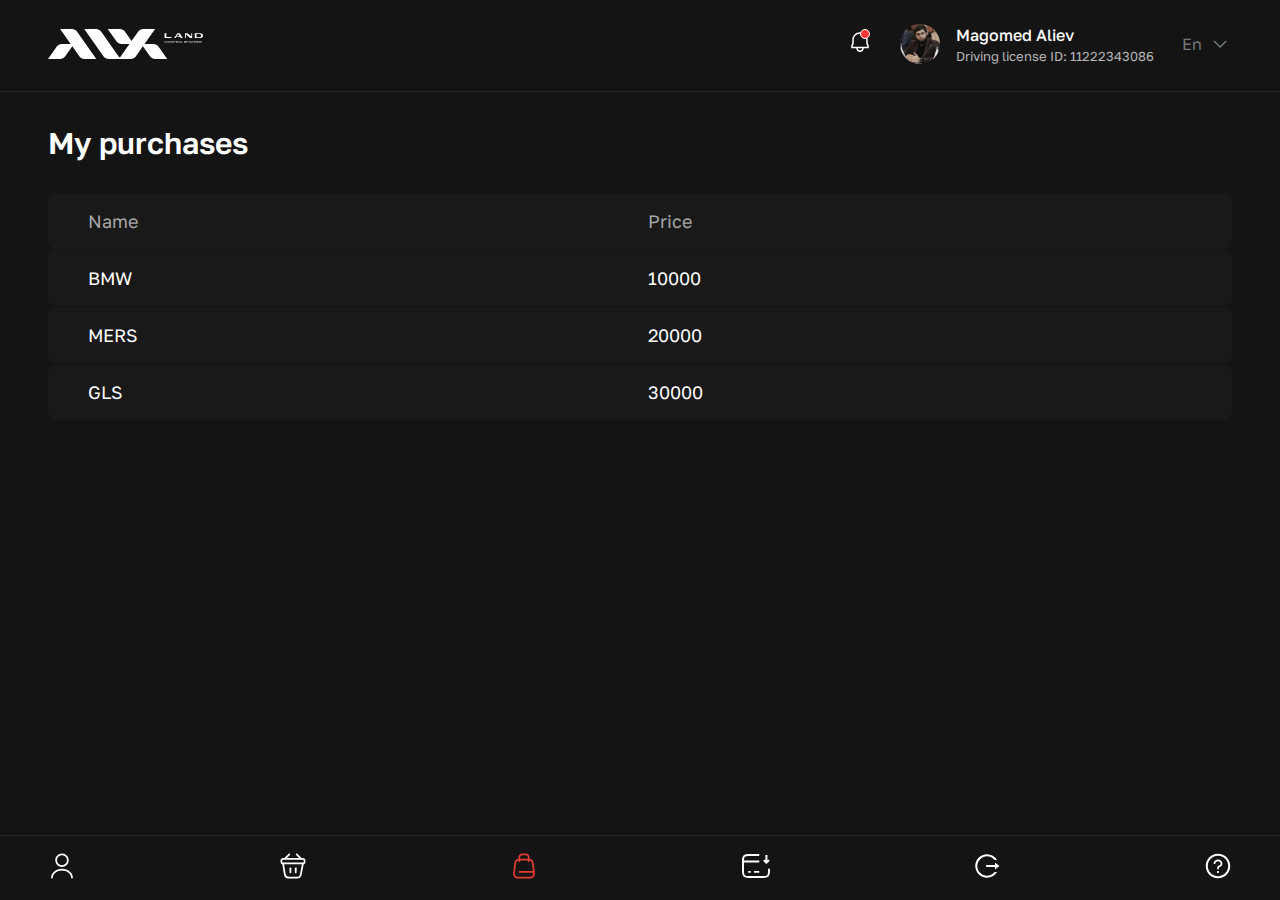
<file: pages/mypurchases.html>
<!DOCTYPE html>
<html lang="en">
  <head>
    <meta charset="UTF-8" />
    <meta name="viewport" content="width=device-width, initial-scale=1.0" />
    <link rel="stylesheet" href="../css/mypurchases.css" />

    <title>AIXLAND</title>
  </head>
  <body>
    <header class="header">
      <div class="header__content">
        <a href="../index.html" class="header__logo">
          <img src="../images/logo.svg" alt="Aixland Logo" />
        </a>
        <div class="header__logged-in">
          <div class="header__notification">
            <img src="../images/notification.svg" alt="Notification icon" />
          </div>
          <div class="header__user-info">
            <a href="#" class="header__user-pp">
              <img src="../images/pp.png" alt="User profile pictire" />
            </a>
            <div class="header__user-details">
              <p class="header__user-name">Magomed Aliev</p>
              <p class="header__user-driving-license-ID">
                Driving license ID: 11222343086
              </p>
            </div>
          </div>
          <select
            class="header__language-picker"
            name="language-picker"
            id="language-picker"
          >
            <option value="En">En</option>
          </select>
        </div>
      </div>
    </header>

    <section class="mypurchases-and-sidebar">
      <div class="mypurchases">
        <h1 class="mypurchases__title">My purchases</h1>
        <div class="table">
          <div class="thead">
            <div class="tr">
              <div class="th">Name</div>
              <div class="th">Price</div>
            </div>
          </div>
          <div class="tbody">
            <div class="tr">
              <div class="td" data-label="Name">BMW</div>
              <div class="td" data-label="Price">10000</div>
            </div>
            <div class="tr">
              <div class="td" data-label="Name">MERS</div>
              <div class="td" data-label="Price">20000</div>
            </div>
            <div class="tr">
              <div class="td" data-label="Name">GLS</div>
              <div class="td" data-label="Price">30000</div>
            </div>
          </div>
        </div>
      </div>
      <div class="sidebar">
        <div class="sidebar__content">
          <a href="profile.html" class="sidebar__link">
            <svg
              class="sidebar__fill-svg"
              width="24.000000"
              height="24.000000"
              viewBox="0 0 24 24"
              fill="none"
              xmlns="http://www.w3.org/2000/svg"
              xmlns:xlink="http://www.w3.org/1999/xlink"
            >
              <desc>Created with Pixso.</desc>
              <defs />
              <path
                id="Vector"
                d="M12 12.75C8.83008 12.75 6.25 10.17 6.25 7C6.25 3.83002 8.83008 1.25 12 1.25C15.1699 1.25 17.75 3.83002 17.75 7C17.75 10.17 15.1699 12.75 12 12.75ZM12 2.75C9.66016 2.75 7.75 4.65997 7.75 7C7.75 9.34003 9.66016 11.25 12 11.25C14.3398 11.25 16.25 9.34003 16.25 7C16.25 4.65997 14.3398 2.75 12 2.75Z"
                fill-opacity="1.000000"
                fill-rule="nonzero"
              />
              <path
                id="Vector"
                d="M20.5898 22.75C20.1797 22.75 19.8398 22.41 19.8398 22C19.8398 18.55 16.3203 15.75 12 15.75C7.67969 15.75 4.16016 18.55 4.16016 22C4.16016 22.41 3.82031 22.75 3.41016 22.75C3 22.75 2.66016 22.41 2.66016 22C2.66016 17.73 6.85059 14.25 12 14.25C17.1504 14.25 21.3398 17.73 21.3398 22C21.3398 22.41 21 22.75 20.5898 22.75Z"
                fill-opacity="1.000000"
                fill-rule="nonzero"
              />
              <g opacity="0.000000" />
            </svg>
            <span class="sidebar__link-text">Profile</span>
          </a>
          <a href="shop.html" class="sidebar__link">
            <svg
              class="sidebar__fill-svg"
              width="24.000000"
              height="24.000000"
              viewBox="0 0 24 24"
              fill="none"
              xmlns="http://www.w3.org/2000/svg"
              xmlns:xlink="http://www.w3.org/1999/xlink"
            >
              <desc>Created with Pixso.</desc>
              <defs />
              <path
                id="Vector"
                d="M5.18945 6.38C5 6.38 4.7998 6.29999 4.66016 6.15997C4.37012 5.87 4.37012 5.39001 4.66016 5.09998L8.29004 1.47003C8.58008 1.17999 9.05957 1.17999 9.34961 1.47003C9.63965 1.76001 9.63965 2.23999 9.34961 2.53003L5.71973 6.15997C5.57031 6.29999 5.37988 6.38 5.18945 6.38Z"
                fill-opacity="1.000000"
                fill-rule="nonzero"
              />
              <path
                id="Vector"
                d="M18.8105 6.38C18.6201 6.38 18.4297 6.31 18.2803 6.15997L14.6504 2.53003C14.3604 2.23999 14.3604 1.76001 14.6504 1.47003C14.9404 1.17999 15.4199 1.17999 15.71 1.47003L19.3398 5.09998C19.6299 5.39001 19.6299 5.87 19.3398 6.15997C19.2002 6.29999 19 6.38 18.8105 6.38Z"
                fill-opacity="1.000000"
                fill-rule="nonzero"
              />
              <path
                id="Vector"
                d="M20.21 10.6C20.1396 10.6 20.0703 10.6 20 10.6L19.7695 10.6L4 10.6C3.2998 10.61 2.5 10.61 1.91992 10.03C1.45996 9.57996 1.25 8.88 1.25 7.84998C1.25 5.09998 3.25977 5.09998 4.21973 5.09998L19.7803 5.09998C20.7402 5.09998 22.75 5.09998 22.75 7.84998C22.75 8.88995 22.54 9.57996 22.0801 10.03C21.5596 10.55 20.8604 10.6 20.21 10.6ZM4.21973 9.09998L20.0098 9.09998C20.46 9.10999 20.8799 9.10999 21.0195 8.96997C21.0898 8.89996 21.2402 8.65997 21.2402 7.84998C21.2402 6.71997 20.96 6.59998 19.7695 6.59998L4.21973 6.59998C3.03027 6.59998 2.75 6.71997 2.75 7.84998C2.75 8.65997 2.91016 8.89996 2.96973 8.96997C3.11035 9.09998 3.54004 9.09998 3.98047 9.09998L4.21973 9.09998Z"
                fill-opacity="1.000000"
                fill-rule="nonzero"
              />
              <path
                id="Vector"
                d="M9.75977 18.3C9.34961 18.3 9.00977 17.96 9.00977 17.55L9.00977 14C9.00977 13.59 9.34961 13.25 9.75977 13.25C10.1699 13.25 10.5098 13.59 10.5098 14L10.5098 17.55C10.5098 17.97 10.1699 18.3 9.75977 18.3Z"
                fill-opacity="1.000000"
                fill-rule="nonzero"
              />
              <path
                id="Vector"
                d="M14.3604 18.3C13.9502 18.3 13.6104 17.96 13.6104 17.55L13.6104 14C13.6104 13.59 13.9502 13.25 14.3604 13.25C14.7705 13.25 15.1104 13.59 15.1104 14L15.1104 17.55C15.1104 17.97 14.7705 18.3 14.3604 18.3Z"
                fill-opacity="1.000000"
                fill-rule="nonzero"
              />
              <path
                id="Vector"
                d="M14.8896 22.75L8.85938 22.75C5.2793 22.75 4.47949 20.62 4.16992 18.77L2.75977 10.12C2.68945 9.71002 2.96973 9.33002 3.37988 9.26001C3.79004 9.19 4.16992 9.46997 4.24023 9.88L5.64941 18.52C5.93945 20.29 6.54004 21.25 8.85938 21.25L14.8896 21.25C17.46 21.25 17.75 20.35 18.0801 18.61L19.7598 9.85999C19.8398 9.45001 20.2295 9.17999 20.6396 9.27002C21.0498 9.34998 21.3096 9.73999 21.2295 10.15L19.5498 18.9C19.1602 20.93 18.5098 22.75 14.8896 22.75Z"
                fill-opacity="1.000000"
                fill-rule="nonzero"
              />
              <g opacity="0.000000" />
            </svg>
            <span class="sidebar__link-text">Shop</span>
          </a>
          <a href="#" class="sidebar__link sidebar__link-active">
            <svg
              class="sidebar__fill-svg"
              width="24.000000"
              height="24.000000"
              viewBox="0 0 24 24"
              fill="none"
              xmlns="http://www.w3.org/2000/svg"
              xmlns:xlink="http://www.w3.org/1999/xlink"
            >
              <desc>Created with Pixso.</desc>
              <defs />
              <path
                id="Vector"
                d="M16.4902 22.75L7.5 22.75C5.78027 22.75 4.49023 22.29 3.69043 21.38C2.89062 20.47 2.58008 19.15 2.79004 17.44L3.69043 9.94C3.9502 7.72998 4.51074 5.75 8.41016 5.75L15.6104 5.75C19.5 5.75 20.0605 7.72998 20.3301 9.94L21.2305 17.44C21.4307 19.15 21.1309 20.48 20.3301 21.38C19.5 22.29 18.2207 22.75 16.4902 22.75ZM8.40039 7.25C5.52051 7.25 5.38086 8.39001 5.1709 10.11L4.27051 17.61C4.12012 18.88 4.30078 19.81 4.81055 20.38C5.32031 20.95 6.2207 21.24 7.5 21.24L16.4902 21.24C17.7705 21.24 18.6709 20.95 19.1807 20.38C19.6904 19.81 19.8701 18.88 19.7207 17.61L18.8203 10.11C18.6104 8.38 18.4805 7.25 15.5908 7.25L8.40039 7.25Z"
                fill-opacity="1.000000"
                fill-rule="nonzero"
              />
              <path
                id="Vector"
                d="M16 8.75C15.5898 8.75 15.25 8.40997 15.25 8L15.25 4.5C15.25 3.41998 14.5801 2.75 13.5 2.75L10.5 2.75C9.41992 2.75 8.75 3.41998 8.75 4.5L8.75 8C8.75 8.40997 8.41016 8.75 8 8.75C7.58984 8.75 7.25 8.40997 7.25 8L7.25 4.5C7.25 2.59003 8.58984 1.25 10.5 1.25L13.5 1.25C15.4102 1.25 16.75 2.59003 16.75 4.5L16.75 8C16.75 8.40997 16.4102 8.75 16 8.75Z"
                fill-opacity="1.000000"
                fill-rule="nonzero"
              />
              <path
                id="Vector"
                d="M20.4102 17.78L8 17.78C7.58984 17.78 7.25 17.44 7.25 17.03C7.25 16.6201 7.58984 16.28 8 16.28L20.4102 16.28C20.8203 16.28 21.1602 16.6201 21.1602 17.03C21.1602 17.44 20.8203 17.78 20.4102 17.78Z"
                fill-opacity="1.000000"
                fill-rule="nonzero"
              />
              <g opacity="0.000000" />
            </svg>
            <span class="sidebar__link-text">My purchases</span>
          </a>
          <a href="receipts.html" class="sidebar__link">
            <svg
              class="sidebar__stroke-svg"
              width="21.502930"
              height="18.500000"
              viewBox="0 0 21.5029 18.5"
              fill="none"
              xmlns="http://www.w3.org/2000/svg"
              xmlns:xlink="http://www.w3.org/1999/xlink"
            >
              <desc>Created with Pixso.</desc>
              <defs />
              <path
                id="Vector"
                d="M0.75 5.75L13.25 5.75M4.75 13.75L6.75 13.75M9.25 13.75L13.25 13.75M20.75 11.28L20.75 13.36C20.75 16.87 19.8604 17.75 16.3096 17.75L5.19043 17.75C1.63965 17.75 0.75 16.87 0.75 13.36L0.75 5.14001C0.75 1.63 1.63965 0.75 5.19043 0.75L13.25 0.75M18.75 0.75L18.75 6.75M16.75 4.75L18.75 6.75L20.75 4.75"
                stroke-opacity="1.000000"
                stroke-width="1.500000"
                stroke-linejoin="round"
              />
            </svg>
            <span class="sidebar__link-text">Receipts</span>
          </a>
          <a href="#" class="sidebar__link">
            <svg
              class="sidebar__fill-svg"
              width="1024px"
              height="1024px"
              viewBox="0 0 1024 1024"
              xmlns="http://www.w3.org/2000/svg"
              class="icon"
            >
              <path
                d="M868 732h-70.3c-4.8 0-9.3 2.1-12.3 5.8-7 8.5-14.5 16.7-22.4 24.5a353.84 353.84 0 0 1-112.7 75.9A352.8 352.8 0 0 1 512.4 866c-47.9 0-94.3-9.4-137.9-27.8a353.84 353.84 0 0 1-112.7-75.9 353.28 353.28 0 0 1-76-112.5C167.3 606.2 158 559.9 158 512s9.4-94.2 27.8-137.8c17.8-42.1 43.4-80 76-112.5s70.5-58.1 112.7-75.9c43.6-18.4 90-27.8 137.9-27.8 47.9 0 94.3 9.3 137.9 27.8 42.2 17.8 80.1 43.4 112.7 75.9 7.9 7.9 15.3 16.1 22.4 24.5 3 3.7 7.6 5.8 12.3 5.8H868c6.3 0 10.2-7 6.7-12.3C798 160.5 663.8 81.6 511.3 82 271.7 82.6 79.6 277.1 82 516.4 84.4 751.9 276.2 942 512.4 942c152.1 0 285.7-78.8 362.3-197.7 3.4-5.3-.4-12.3-6.7-12.3zm88.9-226.3L815 393.7c-5.3-4.2-13-.4-13 6.3v76H488c-4.4 0-8 3.6-8 8v56c0 4.4 3.6 8 8 8h314v76c0 6.7 7.8 10.5 13 6.3l141.9-112a8 8 0 0 0 0-12.6z"
              />
            </svg>
            <span class="sidebar__link-text">Log out</span>
          </a>
          <a href="#" class="sidebar__link">
            <svg
              class="sidebar__fill-svg"
              xmlns="http://www.w3.org/2000/svg"
              width="24"
              height="24"
              viewBox="0 0 24 24"
              fill="none"
            >
              <path
                d="M12 1.5C6.20156 1.5 1.5 6.20156 1.5 12C1.5 17.7984 6.20156 22.5 12 22.5C17.7984 22.5 22.5 17.7984 22.5 12C22.5 6.20156 17.7984 1.5 12 1.5ZM12 20.7188C7.18594 20.7188 3.28125 16.8141 3.28125 12C3.28125 7.18594 7.18594 3.28125 12 3.28125C16.8141 3.28125 20.7188 7.18594 20.7188 12C20.7188 16.8141 16.8141 20.7188 12 20.7188Z"
              />
              <path
                d="M14.6156 7.42266C13.9125 6.80625 12.9844 6.46875 12 6.46875C11.0156 6.46875 10.0875 6.80859 9.38437 7.42266C8.65312 8.0625 8.25 8.92266 8.25 9.84375V10.0219C8.25 10.125 8.33437 10.2094 8.4375 10.2094H9.5625C9.66562 10.2094 9.75 10.125 9.75 10.0219V9.84375C9.75 8.81016 10.7602 7.96875 12 7.96875C13.2398 7.96875 14.25 8.81016 14.25 9.84375C14.25 10.5727 13.7344 11.2406 12.9352 11.5477C12.4383 11.7375 12.0164 12.0703 11.7141 12.5062C11.407 12.9516 11.2477 13.4859 11.2477 14.0273V14.5312C11.2477 14.6344 11.332 14.7188 11.4352 14.7188H12.5602C12.6633 14.7188 12.7477 14.6344 12.7477 14.5312V13.9992C12.7489 13.7717 12.8186 13.5498 12.9478 13.3625C13.077 13.1752 13.2596 13.0312 13.4719 12.9492C14.8547 12.4172 15.7477 11.1984 15.7477 9.84375C15.75 8.92266 15.3469 8.0625 14.6156 7.42266ZM11.0625 17.1562C11.0625 17.4049 11.1613 17.6433 11.3371 17.8192C11.5129 17.995 11.7514 18.0938 12 18.0938C12.2486 18.0938 12.4871 17.995 12.6629 17.8192C12.8387 17.6433 12.9375 17.4049 12.9375 17.1562C12.9375 16.9076 12.8387 16.6692 12.6629 16.4933C12.4871 16.3175 12.2486 16.2188 12 16.2188C11.7514 16.2188 11.5129 16.3175 11.3371 16.4933C11.1613 16.6692 11.0625 16.9076 11.0625 17.1562Z"
              />
            </svg>
            <span class="sidebar__link-text">Help & Supprot</span>
          </a>
        </div>
      </div>
    </section>
  </body>
</html>
</file>
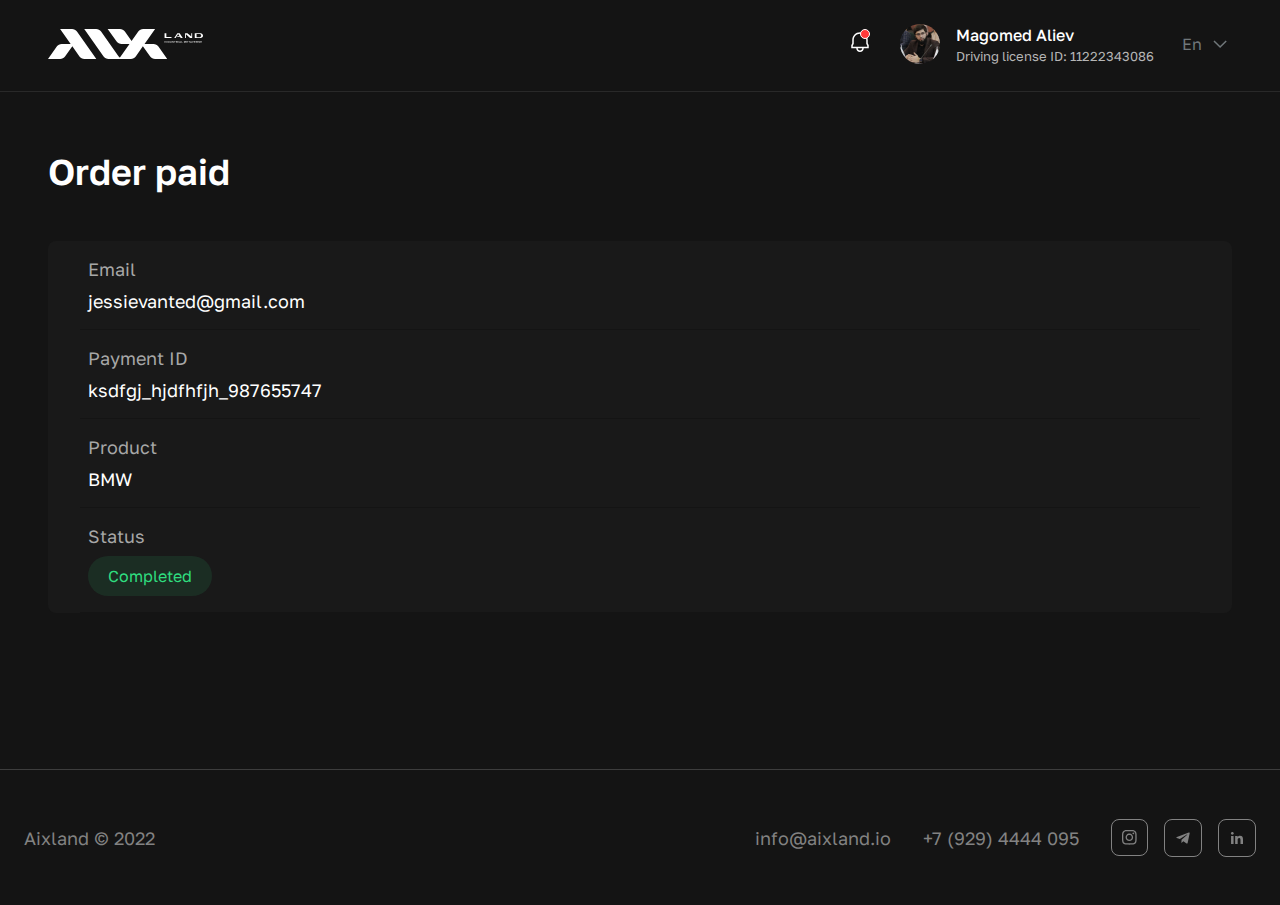
<file: pages/orderpaid.html>
<!DOCTYPE html>
<html lang="en">
  <head>
    <meta charset="UTF-8" />
    <meta name="viewport" content="width=device-width, initial-scale=1.0" />
    <link rel="stylesheet" href="../css/orderpaid.css" />

    <title>AIXLAND</title>
  </head>
  <body>
    <header class="header">
      <div class="header__content">
        <a href="../index.html" class="header__logo">
          <img src="../images/logo.svg" alt="Aixland Logo" />
        </a>
        <div class="header__logged-in">
          <div class="header__notification">
            <img src="../images/notification.svg" alt="Notification icon" />
          </div>
          <div class="header__user-info">
            <a href="#" class="header__user-pp">
              <img src="../images/pp.png" alt="User profile pictire" />
            </a>
            <div class="header__user-details">
              <p class="header__user-name">Magomed Aliev</p>
              <p class="header__user-driving-license-ID">
                Driving license ID: 11222343086
              </p>
            </div>
          </div>
          <select
            class="header__language-picker"
            name="language-picker"
            id="language-picker"
          >
            <option value="En">En</option>
          </select>
        </div>
      </div>
    </header>

    <section class="orderpaid">
      <div class="orderpaid__content">
        <h1 class="orderpaid__title">Order paid</h1>
        <div class="table">
          <div class="thead">
            <div class="tr">
              <div class="th">Email</div>
              <div class="th">Payment ID</div>
              <div class="th">Product</div>
              <div class="th">Status</div>
            </div>
          </div>
          <div class="tbody">
            <div class="tr">
              <div class="td" data-label="Email">jessievanted@gmail.com</div>
              <div class="td" data-label="Payment ID">
                ksdfgj_hjdfhfjh_987655747
              </div>
              <div class="td" data-label="Product">BMW</div>
              <div class="td" data-label="Status">
                <div class="completed">Completed</div>
              </div>
            </div>
          </div>
        </div>
      </div>
    </section>

    <footer class="footer">
      <div class="footer__content">
        <p class="footer__copyright">Aixland &#169; 2022</p>
        <div class="footer__cta-col">
          <a href="mailto:info@aixland.io">info@aixland.io</a>
          <a href="tel: +79294444095">+7 (929) 4444 095</a>
          <div class="footer__socials">
            <a href="#" class="footer__social-link">
              <svg
                width="14.666992"
                height="14.666664"
                viewBox="0 0 14.667 14.6667"
                fill="none"
                xmlns="http://www.w3.org/2000/svg"
                xmlns:xlink="http://www.w3.org/1999/xlink"
              >
                <desc>Created with Pixso.</desc>
                <defs />
                <path
                  id="Vector"
                  d="M4.30957 0.0439987C5.0918 0.00800323 5.3418 0 7.33301 0C9.3252 0 9.57422 0.00866699 10.3564 0.0439987C11.1377 0.0793304 11.6709 0.204002 12.1377 0.384666C12.626 0.569336 13.0693 0.858002 13.4355 1.23133C13.8096 1.59734 14.0977 2.04 14.2812 2.52934C14.4629 2.996 14.5869 3.52934 14.623 4.30933C14.6582 5.09267 14.667 5.342 14.667 7.33334C14.667 9.32533 14.6582 9.57467 14.623 10.3567C14.5869 11.1367 14.4629 11.67 14.2812 12.1367C14.0977 12.6261 13.8086 13.0695 13.4355 13.436C13.0693 13.8093 12.626 14.0973 12.1377 14.2813C11.6709 14.4627 11.1377 14.5867 10.3574 14.6227C9.57422 14.6587 9.3252 14.6667 7.33301 14.6667C5.3418 14.6667 5.0918 14.658 4.30957 14.6227C3.53027 14.5873 2.99707 14.4627 2.53027 14.2813C2.04102 14.0973 1.59766 13.8088 1.23047 13.436C0.857422 13.0698 0.569336 12.6266 0.384766 12.1373C0.204102 11.6707 0.0800781 11.1373 0.0439453 10.3573C0.0078125 9.574 0 9.32467 0 7.33334C0 5.34133 0.00878906 5.092 0.0439453 4.31067C0.0791016 3.52934 0.204102 2.996 0.384766 2.52934C0.569336 2.04005 0.858398 1.59688 1.23145 1.23067C1.59766 0.857666 2.04004 0.568962 2.5293 0.384666C2.99609 0.204002 3.5293 0.0800018 4.30957 0.0439987L4.30957 0.0439987ZM10.2969 1.364C9.52344 1.32867 9.29102 1.32133 7.33301 1.32133C5.375 1.32133 5.14355 1.32867 4.37012 1.364C3.6543 1.39667 3.2666 1.516 3.00781 1.61667C2.66602 1.75 2.4209 1.908 2.16504 2.16467C1.9209 2.40137 1.73438 2.68952 1.61621 3.008C1.51562 3.26667 1.39648 3.65466 1.36426 4.37C1.3291 5.14333 1.32129 5.37534 1.32129 7.33334C1.32129 9.29134 1.3291 9.52333 1.36426 10.2967C1.39648 11.012 1.51562 11.4 1.61621 11.6587C1.73438 11.9767 1.9209 12.2653 2.16504 12.502C2.40137 12.7453 2.69043 12.9327 3.00781 13.05C3.2666 13.1507 3.6543 13.27 4.37012 13.3027C5.14355 13.338 5.375 13.3453 7.33301 13.3453C9.29199 13.3453 9.52344 13.338 10.2969 13.3027C11.0117 13.27 11.4004 13.1507 11.6582 13.05C12.001 12.9167 12.2451 12.7587 12.502 12.502C12.7451 12.2653 12.9326 11.9767 13.0498 11.6587C13.1504 11.4 13.2695 11.012 13.3027 10.2967C13.3379 9.52333 13.3457 9.29134 13.3457 7.33334C13.3457 5.37534 13.3379 5.14333 13.3027 4.37C13.2695 3.65466 13.1504 3.26667 13.0498 3.008C12.917 2.666 12.7588 2.42133 12.502 2.16467C12.2656 1.92138 11.9775 1.73414 11.6582 1.61667C11.4004 1.516 11.0117 1.39667 10.2969 1.364ZM6.39648 9.594C6.91992 9.81175 7.50195 9.84114 8.04492 9.67715C8.58691 9.51315 9.05566 9.16595 9.37012 8.69483C9.68555 8.22371 9.82715 7.65791 9.77051 7.09407C9.71484 6.53023 9.46484 6.00331 9.06348 5.60333C8.80762 5.34765 8.49805 5.15188 8.15723 5.0301C7.81738 4.90833 7.4541 4.86357 7.09375 4.89908C6.7334 4.93458 6.38574 5.04945 6.07617 5.23542C5.76562 5.42139 5.50098 5.67383 5.2998 5.97456C5.09863 6.27531 4.9668 6.61686 4.91406 6.97464C4.86035 7.33242 4.8877 7.69753 4.99219 8.04368C5.09766 8.38982 5.27734 8.7084 5.52051 8.97648C5.76367 9.24455 6.0625 9.45546 6.39648 9.594ZM4.66797 4.668C5.01758 4.31799 5.43359 4.04034 5.89062 3.85091C6.34863 3.66148 6.83789 3.56398 7.33301 3.56398C7.82812 3.56398 8.31836 3.66148 8.77539 3.85091C9.2334 4.04034 9.64844 4.31799 9.99902 4.668C10.3486 5.01801 10.626 5.43355 10.8154 5.89087C11.0049 6.34818 11.1025 6.83833 11.1025 7.33334C11.1025 7.82833 11.0049 8.31848 10.8154 8.7758C10.626 9.23312 10.3486 9.64865 9.99902 9.99866C9.29199 10.7056 8.33301 11.1027 7.33301 11.1027C6.33398 11.1027 5.375 10.7056 4.66797 9.99866C3.96094 9.29178 3.56445 8.33303 3.56445 7.33334C3.56445 6.33364 3.96094 5.37489 4.66797 4.668ZM11.9385 4.12534C12.0254 4.04351 12.0947 3.94512 12.1426 3.83598C12.1904 3.72684 12.2168 3.60918 12.2188 3.48995C12.2197 3.37073 12.1982 3.25237 12.1533 3.14188C12.1084 3.03138 12.042 2.93101 11.957 2.84669C11.873 2.76237 11.7725 2.69584 11.6621 2.65101C11.5518 2.60619 11.4336 2.58398 11.3145 2.58572C11.1943 2.58746 11.0771 2.61311 10.9678 2.66113C10.8584 2.70916 10.7607 2.77859 10.6787 2.86533C10.5195 3.03402 10.4326 3.25808 10.4355 3.48995C10.4395 3.72182 10.5332 3.94325 10.6963 4.10723C10.8604 4.2712 11.082 4.36482 11.3145 4.3682C11.5459 4.37158 11.7695 4.28446 11.9385 4.12534Z"
                  fill-opacity="1.000000"
                  fill-rule="evenodd"
                />
              </svg>
            </a>
            <a href="#" class="footer__social-link">
              <svg
                xmlns="http://www.w3.org/2000/svg"
                width="16"
                height="16"
                viewBox="0 0 16 16"
                fill="none"
              >
                <path
                  d="M13.779 2.47886L1.95901 7.03686C1.15234 7.36086 1.15701 7.81085 1.81101 8.01152L4.84568 8.95819L11.867 4.52819C12.199 4.32619 12.5023 4.43486 12.253 4.65619L6.56434 9.79019H6.56301L6.56434 9.79085L6.35501 12.9189C6.66168 12.9189 6.79701 12.7782 6.96901 12.6122L8.44301 11.1789L11.509 13.4435C12.0743 13.7549 12.4803 13.5949 12.621 12.9202L14.6337 3.43486C14.8397 2.60886 14.3183 2.23486 13.779 2.47886Z"
                />
              </svg>
            </a>
            <a href="#" class="footer__social-link">
              <svg
                xmlns="http://www.w3.org/2000/svg"
                width="16"
                height="16"
                viewBox="0 0 16 16"
                fill="none"
              >
                <path
                  d="M3.32341 4.79819C4.12901 4.79819 4.78208 4.14513 4.78208 3.33953C4.78208 2.53393 4.12901 1.88086 3.32341 1.88086C2.51781 1.88086 1.86475 2.53393 1.86475 3.33953C1.86475 4.14513 2.51781 4.79819 3.32341 4.79819Z"
                />
                <path
                  d="M6.15717 5.9041V13.9968H8.66983V9.99477C8.66983 8.93877 8.8685 7.9161 10.1778 7.9161C11.4692 7.9161 11.4852 9.12343 11.4852 10.0614V13.9974H13.9992V9.55944C13.9992 7.37944 13.5298 5.7041 10.9818 5.7041C9.7585 5.7041 8.9385 6.37543 8.60317 7.01077H8.56917V5.9041H6.15717ZM2.0625 5.9041H4.57917V13.9968H2.0625V5.9041Z"
                />
              </svg>
            </a>
          </div>
        </div>
      </div>
    </footer>
  </body>
</html>
</file>
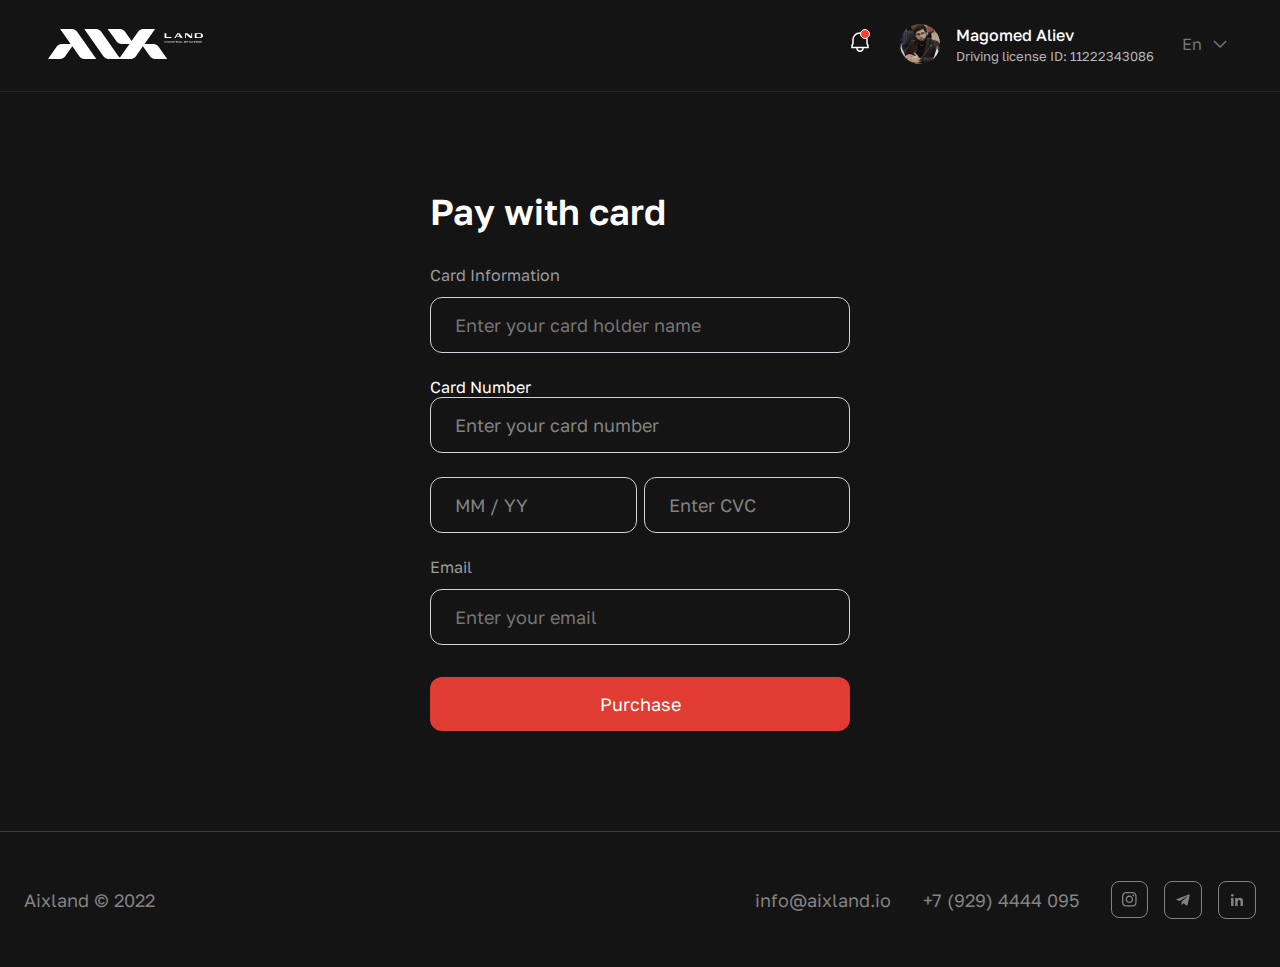
<file: pages/payment.html>
<!DOCTYPE html>
<html lang="en">
  <head>
    <meta charset="UTF-8" />
    <meta name="viewport" content="width=device-width, initial-scale=1.0" />
    <link rel="stylesheet" href="../css/payment.css" />
    <link rel="stylesheet" href="../Card.js/card-js.min.css" />
    <title>AIXLAND</title>
  </head>
  <body>
    <header class="header">
      <div class="header__content">
        <a href="../index.html" class="header__logo">
          <img src="../images/logo.svg" alt="Aixland Logo" />
        </a>
        <div class="header__logged-in">
          <div class="header__notification">
            <img src="../images/notification.svg" alt="Notification icon" />
          </div>
          <div class="header__user-info">
            <a href="#" class="header__user-pp">
              <img src="../images/pp.png" alt="User profile pictire" />
            </a>
            <div class="header__user-details">
              <p class="header__user-name">Magomed Aliev</p>
              <p class="header__user-driving-license-ID">
                Driving license ID: 11222343086
              </p>
            </div>
          </div>
          <select
            class="header__language-picker"
            name="language-picker"
            id="language-picker"
          >
            <option value="En">En</option>
          </select>
        </div>
      </div>
    </header>

    <section class="payment">
      <div class="payment__content">
        <h1 class="payment__title">Pay with card</h1>
        <form class="form">
          <div class="inputboxes">
            <div class="card-information" id="card-info">
              <p class="title">Card Information</p>
              <div class="inputbox">
                <input
                  type="text"
                  id="card-holder"
                  name="card-holder"
                  placeholder="Enter your card holder name"
                  required
                />
              </div>

              <div class="card-js">
                <div class="card-number-wrapper">
                  <label for="card-number">Card Number</label>
                  <input
                    class="card-number"
                    name="card-number"
                    placeholder="Enter your card number"
                    type="tel"
                    maxlength="19"
                    x-autocompletetype="cc-number"
                    autocompletetype="cc-number"
                    autocorrect="off"
                    spellcheck="off"
                    autocapitalize="off"
                  />
                  <div class="card-type-icon"></div>
                </div>
                <div class="expiry-container">
                  <div class="expiry-wrapper">
                    <div>
                      <input
                        class="expiry"
                        placeholder="MM / YY"
                        type="tel"
                        maxlength="7"
                        x-autocompletetype="cc-exp"
                        autocompletetype="cc-exp"
                        autocorrect="off"
                        spellcheck="off"
                        autocapitalize="off"
                      /><input class="expiry-month" type="hidden" /><input
                        class="expiry-year"
                        type="hidden"
                      />
                    </div>
                  </div>
                </div>
                <div class="cvc-container">
                  <div class="cvc-wrapper">
                    <input
                      class="cvc"
                      placeholder="Enter CVC"
                      type="tel"
                      maxlength="3"
                      x-autocompletetype="cc-csc"
                      autocompletetype="cc-csc"
                      autocorrect="off"
                      spellcheck="off"
                      autocapitalize="off"
                    />
                  </div>
                </div>
              </div>
            </div>

            <div class="inputbox">
              <label for="email">Email</label>
              <input
                type="email"
                placeholder="Enter your email"
                name="email"
                id="email"
                required
              />
            </div>
          </div>
          <button type="submit" class="purchase-btn">Purchase</button>
        </form>
      </div>
    </section>

    <footer class="footer">
      <div class="footer__content">
        <p class="footer__copyright">Aixland &#169; 2022</p>
        <div class="footer__cta-col">
          <a href="mailto:info@aixland.io">info@aixland.io</a>
          <a href="tel: +79294444095">+7 (929) 4444 095</a>
          <div class="footer__socials">
            <a href="#" class="footer__social-link">
              <svg
                width="14.666992"
                height="14.666664"
                viewBox="0 0 14.667 14.6667"
                fill="none"
                xmlns="http://www.w3.org/2000/svg"
                xmlns:xlink="http://www.w3.org/1999/xlink"
              >
                <desc>Created with Pixso.</desc>
                <defs />
                <path
                  id="Vector"
                  d="M4.30957 0.0439987C5.0918 0.00800323 5.3418 0 7.33301 0C9.3252 0 9.57422 0.00866699 10.3564 0.0439987C11.1377 0.0793304 11.6709 0.204002 12.1377 0.384666C12.626 0.569336 13.0693 0.858002 13.4355 1.23133C13.8096 1.59734 14.0977 2.04 14.2812 2.52934C14.4629 2.996 14.5869 3.52934 14.623 4.30933C14.6582 5.09267 14.667 5.342 14.667 7.33334C14.667 9.32533 14.6582 9.57467 14.623 10.3567C14.5869 11.1367 14.4629 11.67 14.2812 12.1367C14.0977 12.6261 13.8086 13.0695 13.4355 13.436C13.0693 13.8093 12.626 14.0973 12.1377 14.2813C11.6709 14.4627 11.1377 14.5867 10.3574 14.6227C9.57422 14.6587 9.3252 14.6667 7.33301 14.6667C5.3418 14.6667 5.0918 14.658 4.30957 14.6227C3.53027 14.5873 2.99707 14.4627 2.53027 14.2813C2.04102 14.0973 1.59766 13.8088 1.23047 13.436C0.857422 13.0698 0.569336 12.6266 0.384766 12.1373C0.204102 11.6707 0.0800781 11.1373 0.0439453 10.3573C0.0078125 9.574 0 9.32467 0 7.33334C0 5.34133 0.00878906 5.092 0.0439453 4.31067C0.0791016 3.52934 0.204102 2.996 0.384766 2.52934C0.569336 2.04005 0.858398 1.59688 1.23145 1.23067C1.59766 0.857666 2.04004 0.568962 2.5293 0.384666C2.99609 0.204002 3.5293 0.0800018 4.30957 0.0439987L4.30957 0.0439987ZM10.2969 1.364C9.52344 1.32867 9.29102 1.32133 7.33301 1.32133C5.375 1.32133 5.14355 1.32867 4.37012 1.364C3.6543 1.39667 3.2666 1.516 3.00781 1.61667C2.66602 1.75 2.4209 1.908 2.16504 2.16467C1.9209 2.40137 1.73438 2.68952 1.61621 3.008C1.51562 3.26667 1.39648 3.65466 1.36426 4.37C1.3291 5.14333 1.32129 5.37534 1.32129 7.33334C1.32129 9.29134 1.3291 9.52333 1.36426 10.2967C1.39648 11.012 1.51562 11.4 1.61621 11.6587C1.73438 11.9767 1.9209 12.2653 2.16504 12.502C2.40137 12.7453 2.69043 12.9327 3.00781 13.05C3.2666 13.1507 3.6543 13.27 4.37012 13.3027C5.14355 13.338 5.375 13.3453 7.33301 13.3453C9.29199 13.3453 9.52344 13.338 10.2969 13.3027C11.0117 13.27 11.4004 13.1507 11.6582 13.05C12.001 12.9167 12.2451 12.7587 12.502 12.502C12.7451 12.2653 12.9326 11.9767 13.0498 11.6587C13.1504 11.4 13.2695 11.012 13.3027 10.2967C13.3379 9.52333 13.3457 9.29134 13.3457 7.33334C13.3457 5.37534 13.3379 5.14333 13.3027 4.37C13.2695 3.65466 13.1504 3.26667 13.0498 3.008C12.917 2.666 12.7588 2.42133 12.502 2.16467C12.2656 1.92138 11.9775 1.73414 11.6582 1.61667C11.4004 1.516 11.0117 1.39667 10.2969 1.364ZM6.39648 9.594C6.91992 9.81175 7.50195 9.84114 8.04492 9.67715C8.58691 9.51315 9.05566 9.16595 9.37012 8.69483C9.68555 8.22371 9.82715 7.65791 9.77051 7.09407C9.71484 6.53023 9.46484 6.00331 9.06348 5.60333C8.80762 5.34765 8.49805 5.15188 8.15723 5.0301C7.81738 4.90833 7.4541 4.86357 7.09375 4.89908C6.7334 4.93458 6.38574 5.04945 6.07617 5.23542C5.76562 5.42139 5.50098 5.67383 5.2998 5.97456C5.09863 6.27531 4.9668 6.61686 4.91406 6.97464C4.86035 7.33242 4.8877 7.69753 4.99219 8.04368C5.09766 8.38982 5.27734 8.7084 5.52051 8.97648C5.76367 9.24455 6.0625 9.45546 6.39648 9.594ZM4.66797 4.668C5.01758 4.31799 5.43359 4.04034 5.89062 3.85091C6.34863 3.66148 6.83789 3.56398 7.33301 3.56398C7.82812 3.56398 8.31836 3.66148 8.77539 3.85091C9.2334 4.04034 9.64844 4.31799 9.99902 4.668C10.3486 5.01801 10.626 5.43355 10.8154 5.89087C11.0049 6.34818 11.1025 6.83833 11.1025 7.33334C11.1025 7.82833 11.0049 8.31848 10.8154 8.7758C10.626 9.23312 10.3486 9.64865 9.99902 9.99866C9.29199 10.7056 8.33301 11.1027 7.33301 11.1027C6.33398 11.1027 5.375 10.7056 4.66797 9.99866C3.96094 9.29178 3.56445 8.33303 3.56445 7.33334C3.56445 6.33364 3.96094 5.37489 4.66797 4.668ZM11.9385 4.12534C12.0254 4.04351 12.0947 3.94512 12.1426 3.83598C12.1904 3.72684 12.2168 3.60918 12.2188 3.48995C12.2197 3.37073 12.1982 3.25237 12.1533 3.14188C12.1084 3.03138 12.042 2.93101 11.957 2.84669C11.873 2.76237 11.7725 2.69584 11.6621 2.65101C11.5518 2.60619 11.4336 2.58398 11.3145 2.58572C11.1943 2.58746 11.0771 2.61311 10.9678 2.66113C10.8584 2.70916 10.7607 2.77859 10.6787 2.86533C10.5195 3.03402 10.4326 3.25808 10.4355 3.48995C10.4395 3.72182 10.5332 3.94325 10.6963 4.10723C10.8604 4.2712 11.082 4.36482 11.3145 4.3682C11.5459 4.37158 11.7695 4.28446 11.9385 4.12534Z"
                  fill-opacity="1.000000"
                  fill-rule="evenodd"
                />
              </svg>
            </a>
            <a href="#" class="footer__social-link">
              <svg
                xmlns="http://www.w3.org/2000/svg"
                width="16"
                height="16"
                viewBox="0 0 16 16"
                fill="none"
              >
                <path
                  d="M13.779 2.47886L1.95901 7.03686C1.15234 7.36086 1.15701 7.81085 1.81101 8.01152L4.84568 8.95819L11.867 4.52819C12.199 4.32619 12.5023 4.43486 12.253 4.65619L6.56434 9.79019H6.56301L6.56434 9.79085L6.35501 12.9189C6.66168 12.9189 6.79701 12.7782 6.96901 12.6122L8.44301 11.1789L11.509 13.4435C12.0743 13.7549 12.4803 13.5949 12.621 12.9202L14.6337 3.43486C14.8397 2.60886 14.3183 2.23486 13.779 2.47886Z"
                />
              </svg>
            </a>
            <a href="#" class="footer__social-link">
              <svg
                xmlns="http://www.w3.org/2000/svg"
                width="16"
                height="16"
                viewBox="0 0 16 16"
                fill="none"
              >
                <path
                  d="M3.32341 4.79819C4.12901 4.79819 4.78208 4.14513 4.78208 3.33953C4.78208 2.53393 4.12901 1.88086 3.32341 1.88086C2.51781 1.88086 1.86475 2.53393 1.86475 3.33953C1.86475 4.14513 2.51781 4.79819 3.32341 4.79819Z"
                />
                <path
                  d="M6.15717 5.9041V13.9968H8.66983V9.99477C8.66983 8.93877 8.8685 7.9161 10.1778 7.9161C11.4692 7.9161 11.4852 9.12343 11.4852 10.0614V13.9974H13.9992V9.55944C13.9992 7.37944 13.5298 5.7041 10.9818 5.7041C9.7585 5.7041 8.9385 6.37543 8.60317 7.01077H8.56917V5.9041H6.15717ZM2.0625 5.9041H4.57917V13.9968H2.0625V5.9041Z"
                />
              </svg>
            </a>
          </div>
        </div>
      </div>
    </footer>
    <script>
      document
        .getElementById("card-info")
        .addEventListener("focusin", function () {
          this.classList.add("focused");
        });

      document
        .getElementById("card-info")
        .addEventListener("focusout", function () {
          this.classList.remove("focused");
        });
    </script>
    <script
      src="https://cdnjs.cloudflare.com/ajax/libs/jquery/3.7.1/jquery.min.js"
      integrity="sha512-v2CJ7UaYy4JwqLDIrZUI/4hqeoQieOmAZNXBeQyjo21dadnwR+8ZaIJVT8EE2iyI61OV8e6M8PP2/4hpQINQ/g=="
      crossorigin="anonymous"
      referrerpolicy="no-referrer"
    ></script>
    <script src="../Card.js/card-js.min.js"></script>
  </body>
</html>
</file>
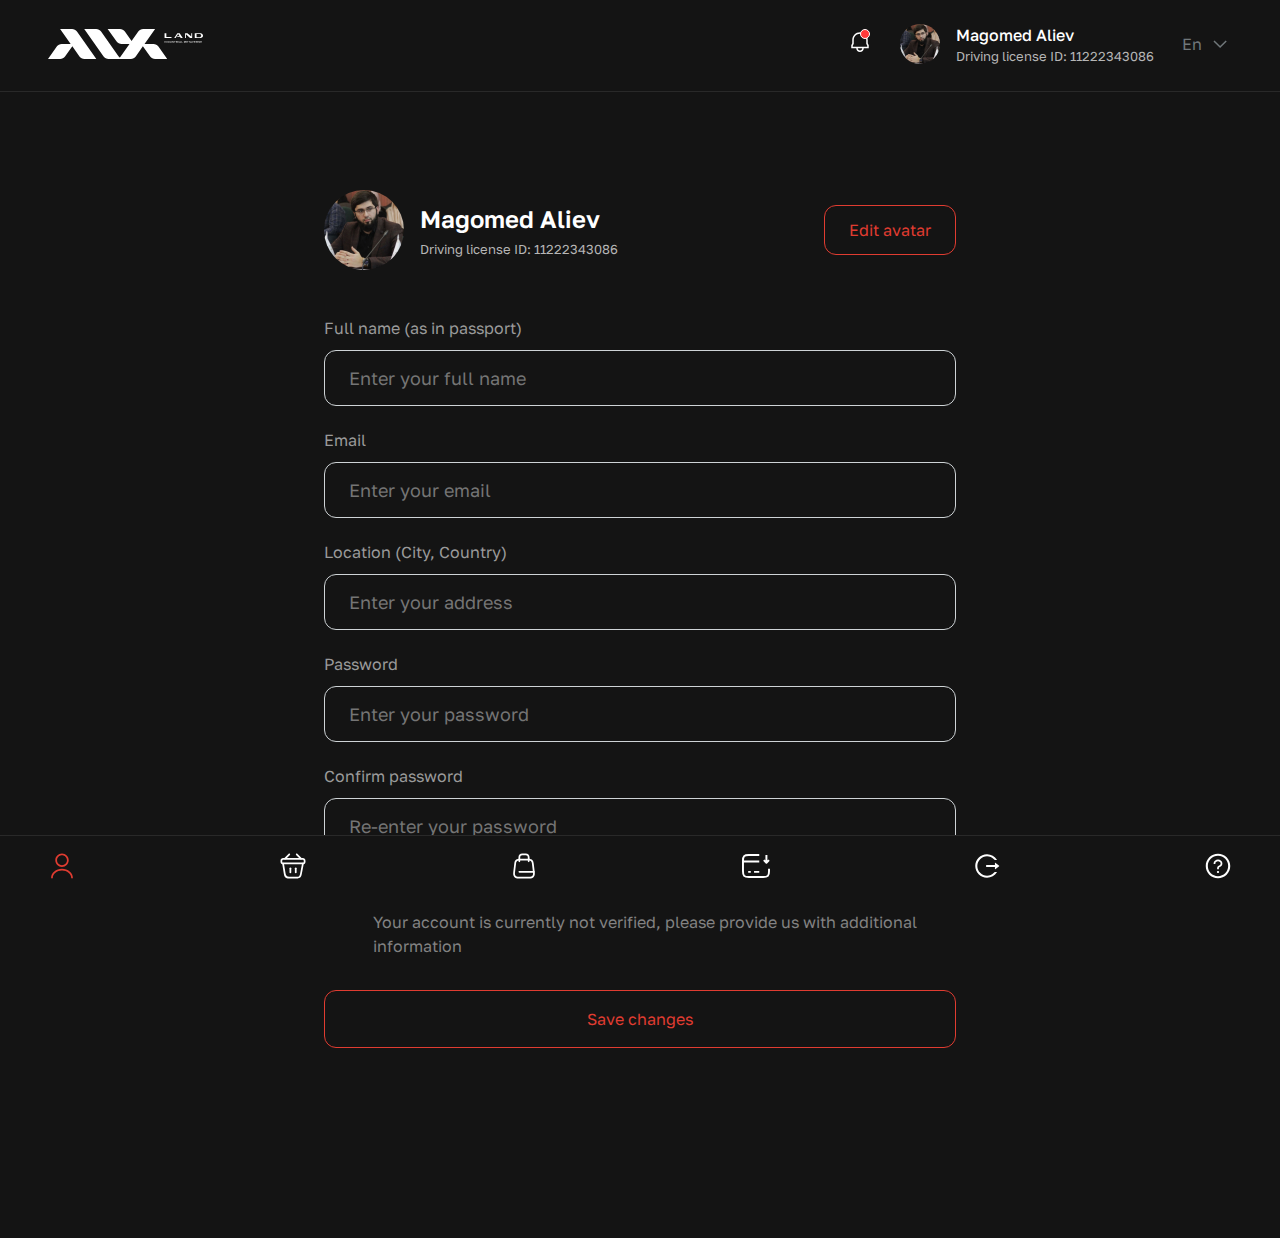
<file: pages/profile.html>
<!DOCTYPE html>
<html lang="en">
  <head>
    <meta charset="UTF-8" />
    <meta name="viewport" content="width=device-width, initial-scale=1.0" />
    <link rel="stylesheet" href="../css/profile.css" />

    <title>AIXLAND</title>
  </head>
  <body>
    <header class="header">
      <div class="header__content">
        <a href="../index.html" class="header__logo">
          <img src="../images/logo.svg" alt="Aixland Logo" />
        </a>
        <div class="header__logged-in">
          <div class="header__notification">
            <img src="../images/notification.svg" alt="Notification icon" />
          </div>
          <div class="header__user-info">
            <a href="#" class="header__user-pp">
              <img src="../images/pp.png" alt="User profile pictire" />
            </a>
            <div class="header__user-details">
              <p class="header__user-name">Magomed Aliev</p>
              <p class="header__user-driving-license-ID">
                Driving license ID: 11222343086
              </p>
            </div>
          </div>
          <select
            class="header__language-picker"
            name="language-picker"
            id="language-picker"
          >
            <option value="En">En</option>
          </select>
        </div>
      </div>
    </header>

    <section class="profile-and-sidebar">
      <div class="profile">
        <div class="profile__user">
          <div class="profile__user-info">
            <div class="profile__user-pp">
              <img src="../images/pp.png" alt="User profile picture" />
            </div>
            <div class="profile__user-details">
              <p class="profile__user-name">Magomed Aliev</p>
              <p class="profile__user-driving-license-ID">
                Driving license ID: 11222343086
              </p>
            </div>
          </div>
          <button class="profile__edit-avatar-btn">Edit avatar</button>
        </div>
        <form action="" class="form">
          <div class="inputboxes">
            <div class="inputbox">
              <label for="name">Full name (as in passport)</label>
              <input
                type="text"
                placeholder="Enter your full name"
                name="name"
                id="name"
                required
              />
            </div>

            <div class="inputbox">
              <label for="email">Email</label>
              <input
                type="email"
                placeholder="Enter your email"
                name="email"
                id="email"
                required
              />
            </div>

            <div class="inputbox">
              <label for="address">Location (City, Country)</label>
              <input
                type="address"
                placeholder="Enter your address"
                name="address"
                id="address"
                required
              />
            </div>

            <div class="inputbox">
              <label for="password">Password</label>
              <input
                type="password"
                placeholder="Enter your password"
                name="password"
                id="password"
                required
              />
            </div>

            <div class="inputbox">
              <label for="confirm_password">Confirm password</label>
              <input
                type="password"
                placeholder="Re-enter your password"
                name="confirm_password"
                id="confirm_password"
                required
              />
            </div>
          </div>

          <div class="notifications">
            <div class="toggle-switch-container">
              <label class="toggle-switch">
                <input type="checkbox" checked />
                <span class="slider"></span>
              </label>
            </div>
            <div class="notifications__text">
              <p class="notifications__title">Notifications</p>
              <p class="notifications__paragraph">
                Your account is currently not verified, please provide us with
                additional information
              </p>
            </div>
          </div>

          <button type="submit" class="save-changes-btn">Save changes</button>
        </form>
      </div>

      <div class="sidebar">
        <div class="sidebar__content">
          <a href="#" class="sidebar__link sidebar__link-active">
            <svg
              class="sidebar__fill-svg"
              width="24.000000"
              height="24.000000"
              viewBox="0 0 24 24"
              fill="none"
              xmlns="http://www.w3.org/2000/svg"
              xmlns:xlink="http://www.w3.org/1999/xlink"
            >
              <desc>Created with Pixso.</desc>
              <defs />
              <path
                id="Vector"
                d="M12 12.75C8.83008 12.75 6.25 10.17 6.25 7C6.25 3.83002 8.83008 1.25 12 1.25C15.1699 1.25 17.75 3.83002 17.75 7C17.75 10.17 15.1699 12.75 12 12.75ZM12 2.75C9.66016 2.75 7.75 4.65997 7.75 7C7.75 9.34003 9.66016 11.25 12 11.25C14.3398 11.25 16.25 9.34003 16.25 7C16.25 4.65997 14.3398 2.75 12 2.75Z"
                fill-opacity="1.000000"
                fill-rule="nonzero"
              />
              <path
                id="Vector"
                d="M20.5898 22.75C20.1797 22.75 19.8398 22.41 19.8398 22C19.8398 18.55 16.3203 15.75 12 15.75C7.67969 15.75 4.16016 18.55 4.16016 22C4.16016 22.41 3.82031 22.75 3.41016 22.75C3 22.75 2.66016 22.41 2.66016 22C2.66016 17.73 6.85059 14.25 12 14.25C17.1504 14.25 21.3398 17.73 21.3398 22C21.3398 22.41 21 22.75 20.5898 22.75Z"
                fill-opacity="1.000000"
                fill-rule="nonzero"
              />
              <g opacity="0.000000" />
            </svg>
            <span class="sidebar__link-text">Profile</span>
          </a>
          <a href="shop.html" class="sidebar__link">
            <svg
              class="sidebar__fill-svg"
              width="24.000000"
              height="24.000000"
              viewBox="0 0 24 24"
              fill="none"
              xmlns="http://www.w3.org/2000/svg"
              xmlns:xlink="http://www.w3.org/1999/xlink"
            >
              <desc>Created with Pixso.</desc>
              <defs />
              <path
                id="Vector"
                d="M5.18945 6.38C5 6.38 4.7998 6.29999 4.66016 6.15997C4.37012 5.87 4.37012 5.39001 4.66016 5.09998L8.29004 1.47003C8.58008 1.17999 9.05957 1.17999 9.34961 1.47003C9.63965 1.76001 9.63965 2.23999 9.34961 2.53003L5.71973 6.15997C5.57031 6.29999 5.37988 6.38 5.18945 6.38Z"
                fill-opacity="1.000000"
                fill-rule="nonzero"
              />
              <path
                id="Vector"
                d="M18.8105 6.38C18.6201 6.38 18.4297 6.31 18.2803 6.15997L14.6504 2.53003C14.3604 2.23999 14.3604 1.76001 14.6504 1.47003C14.9404 1.17999 15.4199 1.17999 15.71 1.47003L19.3398 5.09998C19.6299 5.39001 19.6299 5.87 19.3398 6.15997C19.2002 6.29999 19 6.38 18.8105 6.38Z"
                fill-opacity="1.000000"
                fill-rule="nonzero"
              />
              <path
                id="Vector"
                d="M20.21 10.6C20.1396 10.6 20.0703 10.6 20 10.6L19.7695 10.6L4 10.6C3.2998 10.61 2.5 10.61 1.91992 10.03C1.45996 9.57996 1.25 8.88 1.25 7.84998C1.25 5.09998 3.25977 5.09998 4.21973 5.09998L19.7803 5.09998C20.7402 5.09998 22.75 5.09998 22.75 7.84998C22.75 8.88995 22.54 9.57996 22.0801 10.03C21.5596 10.55 20.8604 10.6 20.21 10.6ZM4.21973 9.09998L20.0098 9.09998C20.46 9.10999 20.8799 9.10999 21.0195 8.96997C21.0898 8.89996 21.2402 8.65997 21.2402 7.84998C21.2402 6.71997 20.96 6.59998 19.7695 6.59998L4.21973 6.59998C3.03027 6.59998 2.75 6.71997 2.75 7.84998C2.75 8.65997 2.91016 8.89996 2.96973 8.96997C3.11035 9.09998 3.54004 9.09998 3.98047 9.09998L4.21973 9.09998Z"
                fill-opacity="1.000000"
                fill-rule="nonzero"
              />
              <path
                id="Vector"
                d="M9.75977 18.3C9.34961 18.3 9.00977 17.96 9.00977 17.55L9.00977 14C9.00977 13.59 9.34961 13.25 9.75977 13.25C10.1699 13.25 10.5098 13.59 10.5098 14L10.5098 17.55C10.5098 17.97 10.1699 18.3 9.75977 18.3Z"
                fill-opacity="1.000000"
                fill-rule="nonzero"
              />
              <path
                id="Vector"
                d="M14.3604 18.3C13.9502 18.3 13.6104 17.96 13.6104 17.55L13.6104 14C13.6104 13.59 13.9502 13.25 14.3604 13.25C14.7705 13.25 15.1104 13.59 15.1104 14L15.1104 17.55C15.1104 17.97 14.7705 18.3 14.3604 18.3Z"
                fill-opacity="1.000000"
                fill-rule="nonzero"
              />
              <path
                id="Vector"
                d="M14.8896 22.75L8.85938 22.75C5.2793 22.75 4.47949 20.62 4.16992 18.77L2.75977 10.12C2.68945 9.71002 2.96973 9.33002 3.37988 9.26001C3.79004 9.19 4.16992 9.46997 4.24023 9.88L5.64941 18.52C5.93945 20.29 6.54004 21.25 8.85938 21.25L14.8896 21.25C17.46 21.25 17.75 20.35 18.0801 18.61L19.7598 9.85999C19.8398 9.45001 20.2295 9.17999 20.6396 9.27002C21.0498 9.34998 21.3096 9.73999 21.2295 10.15L19.5498 18.9C19.1602 20.93 18.5098 22.75 14.8896 22.75Z"
                fill-opacity="1.000000"
                fill-rule="nonzero"
              />
              <g opacity="0.000000" />
            </svg>
            <span class="sidebar__link-text">Shop</span>
          </a>
          <a href="mypurchases.html" class="sidebar__link">
            <svg
              class="sidebar__fill-svg"
              width="24.000000"
              height="24.000000"
              viewBox="0 0 24 24"
              fill="none"
              xmlns="http://www.w3.org/2000/svg"
              xmlns:xlink="http://www.w3.org/1999/xlink"
            >
              <desc>Created with Pixso.</desc>
              <defs />
              <path
                id="Vector"
                d="M16.4902 22.75L7.5 22.75C5.78027 22.75 4.49023 22.29 3.69043 21.38C2.89062 20.47 2.58008 19.15 2.79004 17.44L3.69043 9.94C3.9502 7.72998 4.51074 5.75 8.41016 5.75L15.6104 5.75C19.5 5.75 20.0605 7.72998 20.3301 9.94L21.2305 17.44C21.4307 19.15 21.1309 20.48 20.3301 21.38C19.5 22.29 18.2207 22.75 16.4902 22.75ZM8.40039 7.25C5.52051 7.25 5.38086 8.39001 5.1709 10.11L4.27051 17.61C4.12012 18.88 4.30078 19.81 4.81055 20.38C5.32031 20.95 6.2207 21.24 7.5 21.24L16.4902 21.24C17.7705 21.24 18.6709 20.95 19.1807 20.38C19.6904 19.81 19.8701 18.88 19.7207 17.61L18.8203 10.11C18.6104 8.38 18.4805 7.25 15.5908 7.25L8.40039 7.25Z"
                fill-opacity="1.000000"
                fill-rule="nonzero"
              />
              <path
                id="Vector"
                d="M16 8.75C15.5898 8.75 15.25 8.40997 15.25 8L15.25 4.5C15.25 3.41998 14.5801 2.75 13.5 2.75L10.5 2.75C9.41992 2.75 8.75 3.41998 8.75 4.5L8.75 8C8.75 8.40997 8.41016 8.75 8 8.75C7.58984 8.75 7.25 8.40997 7.25 8L7.25 4.5C7.25 2.59003 8.58984 1.25 10.5 1.25L13.5 1.25C15.4102 1.25 16.75 2.59003 16.75 4.5L16.75 8C16.75 8.40997 16.4102 8.75 16 8.75Z"
                fill-opacity="1.000000"
                fill-rule="nonzero"
              />
              <path
                id="Vector"
                d="M20.4102 17.78L8 17.78C7.58984 17.78 7.25 17.44 7.25 17.03C7.25 16.6201 7.58984 16.28 8 16.28L20.4102 16.28C20.8203 16.28 21.1602 16.6201 21.1602 17.03C21.1602 17.44 20.8203 17.78 20.4102 17.78Z"
                fill-opacity="1.000000"
                fill-rule="nonzero"
              />
              <g opacity="0.000000" />
            </svg>
            <span class="sidebar__link-text">My purchases</span>
          </a>
          <a href="receipts.html" class="sidebar__link">
            <svg
              class="sidebar__stroke-svg"
              width="21.502930"
              height="18.500000"
              viewBox="0 0 21.5029 18.5"
              fill="none"
              xmlns="http://www.w3.org/2000/svg"
              xmlns:xlink="http://www.w3.org/1999/xlink"
            >
              <desc>Created with Pixso.</desc>
              <defs />
              <path
                id="Vector"
                d="M0.75 5.75L13.25 5.75M4.75 13.75L6.75 13.75M9.25 13.75L13.25 13.75M20.75 11.28L20.75 13.36C20.75 16.87 19.8604 17.75 16.3096 17.75L5.19043 17.75C1.63965 17.75 0.75 16.87 0.75 13.36L0.75 5.14001C0.75 1.63 1.63965 0.75 5.19043 0.75L13.25 0.75M18.75 0.75L18.75 6.75M16.75 4.75L18.75 6.75L20.75 4.75"
                stroke-opacity="1.000000"
                stroke-width="1.500000"
                stroke-linejoin="round"
              />
            </svg>
            <span class="sidebar__link-text">Receipts</span>
          </a>
          <a href="#" class="sidebar__link">
            <svg
              class="sidebar__fill-svg"
              width="1024px"
              height="1024px"
              viewBox="0 0 1024 1024"
              xmlns="http://www.w3.org/2000/svg"
              class="icon"
            >
              <path
                d="M868 732h-70.3c-4.8 0-9.3 2.1-12.3 5.8-7 8.5-14.5 16.7-22.4 24.5a353.84 353.84 0 0 1-112.7 75.9A352.8 352.8 0 0 1 512.4 866c-47.9 0-94.3-9.4-137.9-27.8a353.84 353.84 0 0 1-112.7-75.9 353.28 353.28 0 0 1-76-112.5C167.3 606.2 158 559.9 158 512s9.4-94.2 27.8-137.8c17.8-42.1 43.4-80 76-112.5s70.5-58.1 112.7-75.9c43.6-18.4 90-27.8 137.9-27.8 47.9 0 94.3 9.3 137.9 27.8 42.2 17.8 80.1 43.4 112.7 75.9 7.9 7.9 15.3 16.1 22.4 24.5 3 3.7 7.6 5.8 12.3 5.8H868c6.3 0 10.2-7 6.7-12.3C798 160.5 663.8 81.6 511.3 82 271.7 82.6 79.6 277.1 82 516.4 84.4 751.9 276.2 942 512.4 942c152.1 0 285.7-78.8 362.3-197.7 3.4-5.3-.4-12.3-6.7-12.3zm88.9-226.3L815 393.7c-5.3-4.2-13-.4-13 6.3v76H488c-4.4 0-8 3.6-8 8v56c0 4.4 3.6 8 8 8h314v76c0 6.7 7.8 10.5 13 6.3l141.9-112a8 8 0 0 0 0-12.6z"
              />
            </svg>
            <span class="sidebar__link-text">Log out</span>
          </a>
          <a href="#" class="sidebar__link">
            <svg
              class="sidebar__fill-svg"
              xmlns="http://www.w3.org/2000/svg"
              width="24"
              height="24"
              viewBox="0 0 24 24"
              fill="none"
            >
              <path
                d="M12 1.5C6.20156 1.5 1.5 6.20156 1.5 12C1.5 17.7984 6.20156 22.5 12 22.5C17.7984 22.5 22.5 17.7984 22.5 12C22.5 6.20156 17.7984 1.5 12 1.5ZM12 20.7188C7.18594 20.7188 3.28125 16.8141 3.28125 12C3.28125 7.18594 7.18594 3.28125 12 3.28125C16.8141 3.28125 20.7188 7.18594 20.7188 12C20.7188 16.8141 16.8141 20.7188 12 20.7188Z"
              />
              <path
                d="M14.6156 7.42266C13.9125 6.80625 12.9844 6.46875 12 6.46875C11.0156 6.46875 10.0875 6.80859 9.38437 7.42266C8.65312 8.0625 8.25 8.92266 8.25 9.84375V10.0219C8.25 10.125 8.33437 10.2094 8.4375 10.2094H9.5625C9.66562 10.2094 9.75 10.125 9.75 10.0219V9.84375C9.75 8.81016 10.7602 7.96875 12 7.96875C13.2398 7.96875 14.25 8.81016 14.25 9.84375C14.25 10.5727 13.7344 11.2406 12.9352 11.5477C12.4383 11.7375 12.0164 12.0703 11.7141 12.5062C11.407 12.9516 11.2477 13.4859 11.2477 14.0273V14.5312C11.2477 14.6344 11.332 14.7188 11.4352 14.7188H12.5602C12.6633 14.7188 12.7477 14.6344 12.7477 14.5312V13.9992C12.7489 13.7717 12.8186 13.5498 12.9478 13.3625C13.077 13.1752 13.2596 13.0312 13.4719 12.9492C14.8547 12.4172 15.7477 11.1984 15.7477 9.84375C15.75 8.92266 15.3469 8.0625 14.6156 7.42266ZM11.0625 17.1562C11.0625 17.4049 11.1613 17.6433 11.3371 17.8192C11.5129 17.995 11.7514 18.0938 12 18.0938C12.2486 18.0938 12.4871 17.995 12.6629 17.8192C12.8387 17.6433 12.9375 17.4049 12.9375 17.1562C12.9375 16.9076 12.8387 16.6692 12.6629 16.4933C12.4871 16.3175 12.2486 16.2188 12 16.2188C11.7514 16.2188 11.5129 16.3175 11.3371 16.4933C11.1613 16.6692 11.0625 16.9076 11.0625 17.1562Z"
              />
            </svg>
            <span class="sidebar__link-text">Help & Supprot</span>
          </a>
        </div>
      </div>
    </section>
  </body>
</html>
</file>
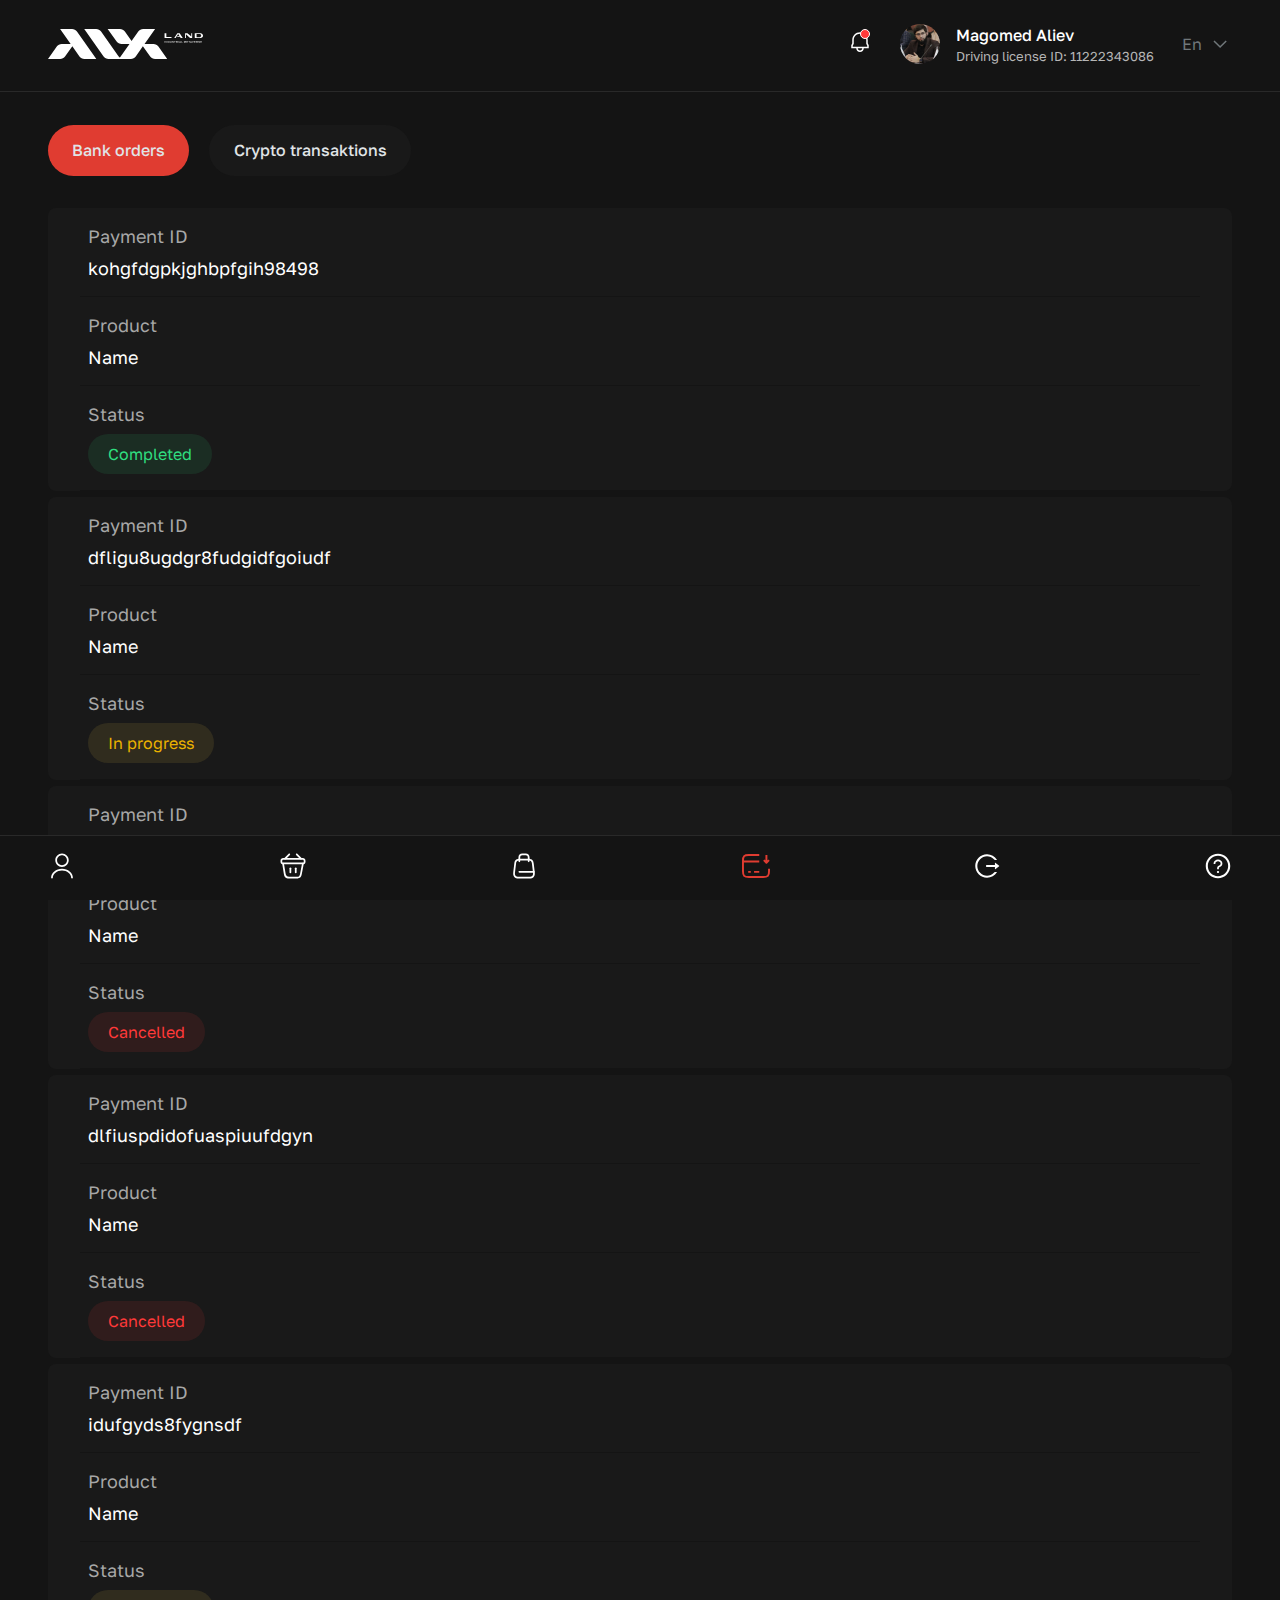
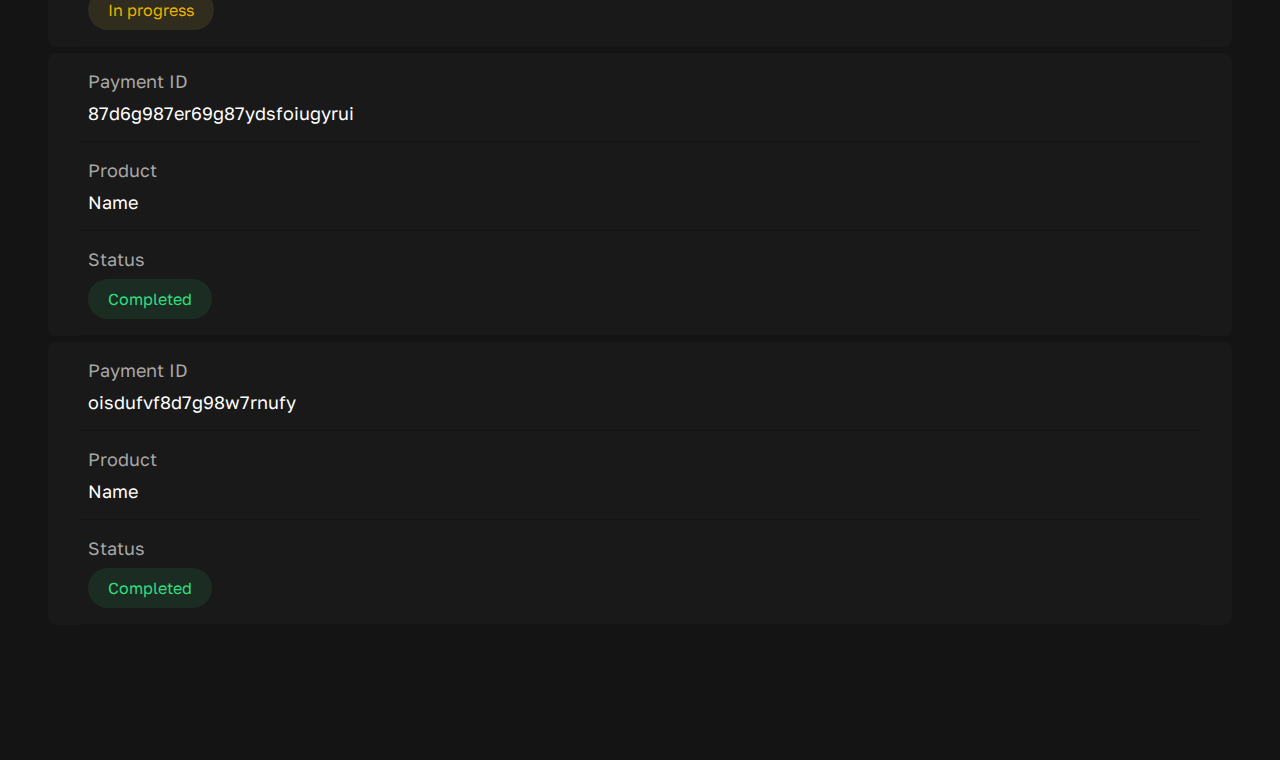
<file: pages/receipts.html>
<!DOCTYPE html>
<html lang="en">
  <head>
    <meta charset="UTF-8" />
    <meta name="viewport" content="width=device-width, initial-scale=1.0" />
    <link rel="stylesheet" href="../css/receipts.css" />

    <title>AIXLAND</title>
  </head>
  <body>
    <header class="header">
      <div class="header__content">
        <a href="../index.html" class="header__logo">
          <img src="../images/logo.svg" alt="Aixland Logo" />
        </a>
        <div class="header__logged-in">
          <div class="header__notification">
            <img src="../images/notification.svg" alt="Notification icon" />
          </div>
          <div class="header__user-info">
            <a href="#" class="header__user-pp">
              <img src="../images/pp.png" alt="User profile pictire" />
            </a>
            <div class="header__user-details">
              <p class="header__user-name">Magomed Aliev</p>
              <p class="header__user-driving-license-ID">
                Driving license ID: 11222343086
              </p>
            </div>
          </div>
          <select
            class="header__language-picker"
            name="language-picker"
            id="language-picker"
          >
            <option value="En">En</option>
          </select>
        </div>
      </div>
    </header>

    <section class="receipts-and-sidebar">
      <div class="receipts">
        <div class="receipts__btn-container">
          <button class="receipts__bank-orders-btn active-btn">
            Bank orders
          </button>
          <button class="receipts__crypto-transaktions-btn">
            Crypto transaktions
          </button>
        </div>
        <div class="table">
          <div class="thead">
            <div class="tr">
              <div class="th">Payment ID</div>
              <div class="th">Product</div>
              <div class="th">Status</div>
            </div>
          </div>
          <div class="tbody">
            <div class="tr">
              <div class="td" data-label="Payment ID">
                kohgfdgpkjghbpfgih98498
              </div>
              <div class="td" data-label="Product">Name</div>
              <div class="td" data-label="Status">
                <div class="completed">Completed</div>
              </div>
            </div>
            <div class="tr">
              <div class="td" data-label="Payment ID">
                dfligu8ugdgr8fudgidfgoiudf
              </div>
              <div class="td" data-label="Product">Name</div>
              <div class="td" data-label="Status">
                <div class="in-progress">In progress</div>
              </div>
            </div>
            <div class="tr">
              <div class="td" data-label="Payment ID">
                df;lbioduf98g7dfugsd908f
              </div>
              <div class="td" data-label="Product">Name</div>
              <div class="td" data-label="Status">
                <div class="cancelled">Cancelled</div>
              </div>
            </div>
            <div class="tr">
              <div class="td" data-label="Payment ID">
                dlfiuspdidofuaspiuufdgyn
              </div>
              <div class="td" data-label="Product">Name</div>
              <div class="td" data-label="Status">
                <div class="cancelled">Cancelled</div>
              </div>
            </div>
            <div class="tr">
              <div class="td" data-label="Payment ID">idufgyds8fygnsdf</div>
              <div class="td" data-label="Product">Name</div>
              <div class="td" data-label="Status">
                <div class="in-progress">In progress</div>
              </div>
            </div>
            <div class="tr">
              <div class="td" data-label="Payment ID">
                87d6g987er69g87ydsfoiugyrui
              </div>
              <div class="td" data-label="Product">Name</div>
              <div class="td" data-label="Status">
                <div class="completed">Completed</div>
              </div>
            </div>
            <div class="tr">
              <div class="td" data-label="Payment ID">
                oisdufvf8d7g98w7rnufy
              </div>
              <div class="td" data-label="Product">Name</div>
              <div class="td" data-label="Status">
                <div class="completed">Completed</div>
              </div>
            </div>
          </div>
        </div>
      </div>
      <div class="sidebar">
        <div class="sidebar__content">
          <a href="profile.html" class="sidebar__link">
            <svg
              class="sidebar__fill-svg"
              width="24.000000"
              height="24.000000"
              viewBox="0 0 24 24"
              fill="none"
              xmlns="http://www.w3.org/2000/svg"
              xmlns:xlink="http://www.w3.org/1999/xlink"
            >
              <desc>Created with Pixso.</desc>
              <defs />
              <path
                id="Vector"
                d="M12 12.75C8.83008 12.75 6.25 10.17 6.25 7C6.25 3.83002 8.83008 1.25 12 1.25C15.1699 1.25 17.75 3.83002 17.75 7C17.75 10.17 15.1699 12.75 12 12.75ZM12 2.75C9.66016 2.75 7.75 4.65997 7.75 7C7.75 9.34003 9.66016 11.25 12 11.25C14.3398 11.25 16.25 9.34003 16.25 7C16.25 4.65997 14.3398 2.75 12 2.75Z"
                fill-opacity="1.000000"
                fill-rule="nonzero"
              />
              <path
                id="Vector"
                d="M20.5898 22.75C20.1797 22.75 19.8398 22.41 19.8398 22C19.8398 18.55 16.3203 15.75 12 15.75C7.67969 15.75 4.16016 18.55 4.16016 22C4.16016 22.41 3.82031 22.75 3.41016 22.75C3 22.75 2.66016 22.41 2.66016 22C2.66016 17.73 6.85059 14.25 12 14.25C17.1504 14.25 21.3398 17.73 21.3398 22C21.3398 22.41 21 22.75 20.5898 22.75Z"
                fill-opacity="1.000000"
                fill-rule="nonzero"
              />
              <g opacity="0.000000" />
            </svg>
            <span class="sidebar__link-text">Profile</span>
          </a>
          <a href="shop.html" class="sidebar__link">
            <svg
              class="sidebar__fill-svg"
              width="24.000000"
              height="24.000000"
              viewBox="0 0 24 24"
              fill="none"
              xmlns="http://www.w3.org/2000/svg"
              xmlns:xlink="http://www.w3.org/1999/xlink"
            >
              <desc>Created with Pixso.</desc>
              <defs />
              <path
                id="Vector"
                d="M5.18945 6.38C5 6.38 4.7998 6.29999 4.66016 6.15997C4.37012 5.87 4.37012 5.39001 4.66016 5.09998L8.29004 1.47003C8.58008 1.17999 9.05957 1.17999 9.34961 1.47003C9.63965 1.76001 9.63965 2.23999 9.34961 2.53003L5.71973 6.15997C5.57031 6.29999 5.37988 6.38 5.18945 6.38Z"
                fill-opacity="1.000000"
                fill-rule="nonzero"
              />
              <path
                id="Vector"
                d="M18.8105 6.38C18.6201 6.38 18.4297 6.31 18.2803 6.15997L14.6504 2.53003C14.3604 2.23999 14.3604 1.76001 14.6504 1.47003C14.9404 1.17999 15.4199 1.17999 15.71 1.47003L19.3398 5.09998C19.6299 5.39001 19.6299 5.87 19.3398 6.15997C19.2002 6.29999 19 6.38 18.8105 6.38Z"
                fill-opacity="1.000000"
                fill-rule="nonzero"
              />
              <path
                id="Vector"
                d="M20.21 10.6C20.1396 10.6 20.0703 10.6 20 10.6L19.7695 10.6L4 10.6C3.2998 10.61 2.5 10.61 1.91992 10.03C1.45996 9.57996 1.25 8.88 1.25 7.84998C1.25 5.09998 3.25977 5.09998 4.21973 5.09998L19.7803 5.09998C20.7402 5.09998 22.75 5.09998 22.75 7.84998C22.75 8.88995 22.54 9.57996 22.0801 10.03C21.5596 10.55 20.8604 10.6 20.21 10.6ZM4.21973 9.09998L20.0098 9.09998C20.46 9.10999 20.8799 9.10999 21.0195 8.96997C21.0898 8.89996 21.2402 8.65997 21.2402 7.84998C21.2402 6.71997 20.96 6.59998 19.7695 6.59998L4.21973 6.59998C3.03027 6.59998 2.75 6.71997 2.75 7.84998C2.75 8.65997 2.91016 8.89996 2.96973 8.96997C3.11035 9.09998 3.54004 9.09998 3.98047 9.09998L4.21973 9.09998Z"
                fill-opacity="1.000000"
                fill-rule="nonzero"
              />
              <path
                id="Vector"
                d="M9.75977 18.3C9.34961 18.3 9.00977 17.96 9.00977 17.55L9.00977 14C9.00977 13.59 9.34961 13.25 9.75977 13.25C10.1699 13.25 10.5098 13.59 10.5098 14L10.5098 17.55C10.5098 17.97 10.1699 18.3 9.75977 18.3Z"
                fill-opacity="1.000000"
                fill-rule="nonzero"
              />
              <path
                id="Vector"
                d="M14.3604 18.3C13.9502 18.3 13.6104 17.96 13.6104 17.55L13.6104 14C13.6104 13.59 13.9502 13.25 14.3604 13.25C14.7705 13.25 15.1104 13.59 15.1104 14L15.1104 17.55C15.1104 17.97 14.7705 18.3 14.3604 18.3Z"
                fill-opacity="1.000000"
                fill-rule="nonzero"
              />
              <path
                id="Vector"
                d="M14.8896 22.75L8.85938 22.75C5.2793 22.75 4.47949 20.62 4.16992 18.77L2.75977 10.12C2.68945 9.71002 2.96973 9.33002 3.37988 9.26001C3.79004 9.19 4.16992 9.46997 4.24023 9.88L5.64941 18.52C5.93945 20.29 6.54004 21.25 8.85938 21.25L14.8896 21.25C17.46 21.25 17.75 20.35 18.0801 18.61L19.7598 9.85999C19.8398 9.45001 20.2295 9.17999 20.6396 9.27002C21.0498 9.34998 21.3096 9.73999 21.2295 10.15L19.5498 18.9C19.1602 20.93 18.5098 22.75 14.8896 22.75Z"
                fill-opacity="1.000000"
                fill-rule="nonzero"
              />
              <g opacity="0.000000" />
            </svg>
            <span class="sidebar__link-text">Shop</span>
          </a>
          <a href="mypurchases.html" class="sidebar__link">
            <svg
              class="sidebar__fill-svg"
              width="24.000000"
              height="24.000000"
              viewBox="0 0 24 24"
              fill="none"
              xmlns="http://www.w3.org/2000/svg"
              xmlns:xlink="http://www.w3.org/1999/xlink"
            >
              <desc>Created with Pixso.</desc>
              <defs />
              <path
                id="Vector"
                d="M16.4902 22.75L7.5 22.75C5.78027 22.75 4.49023 22.29 3.69043 21.38C2.89062 20.47 2.58008 19.15 2.79004 17.44L3.69043 9.94C3.9502 7.72998 4.51074 5.75 8.41016 5.75L15.6104 5.75C19.5 5.75 20.0605 7.72998 20.3301 9.94L21.2305 17.44C21.4307 19.15 21.1309 20.48 20.3301 21.38C19.5 22.29 18.2207 22.75 16.4902 22.75ZM8.40039 7.25C5.52051 7.25 5.38086 8.39001 5.1709 10.11L4.27051 17.61C4.12012 18.88 4.30078 19.81 4.81055 20.38C5.32031 20.95 6.2207 21.24 7.5 21.24L16.4902 21.24C17.7705 21.24 18.6709 20.95 19.1807 20.38C19.6904 19.81 19.8701 18.88 19.7207 17.61L18.8203 10.11C18.6104 8.38 18.4805 7.25 15.5908 7.25L8.40039 7.25Z"
                fill-opacity="1.000000"
                fill-rule="nonzero"
              />
              <path
                id="Vector"
                d="M16 8.75C15.5898 8.75 15.25 8.40997 15.25 8L15.25 4.5C15.25 3.41998 14.5801 2.75 13.5 2.75L10.5 2.75C9.41992 2.75 8.75 3.41998 8.75 4.5L8.75 8C8.75 8.40997 8.41016 8.75 8 8.75C7.58984 8.75 7.25 8.40997 7.25 8L7.25 4.5C7.25 2.59003 8.58984 1.25 10.5 1.25L13.5 1.25C15.4102 1.25 16.75 2.59003 16.75 4.5L16.75 8C16.75 8.40997 16.4102 8.75 16 8.75Z"
                fill-opacity="1.000000"
                fill-rule="nonzero"
              />
              <path
                id="Vector"
                d="M20.4102 17.78L8 17.78C7.58984 17.78 7.25 17.44 7.25 17.03C7.25 16.6201 7.58984 16.28 8 16.28L20.4102 16.28C20.8203 16.28 21.1602 16.6201 21.1602 17.03C21.1602 17.44 20.8203 17.78 20.4102 17.78Z"
                fill-opacity="1.000000"
                fill-rule="nonzero"
              />
              <g opacity="0.000000" />
            </svg>
            <span class="sidebar__link-text">My purchases</span>
          </a>
          <a href="#" class="sidebar__link sidebar__link-active">
            <svg
              class="sidebar__stroke-svg"
              width="21.502930"
              height="18.500000"
              viewBox="0 0 21.5029 18.5"
              fill="none"
              xmlns="http://www.w3.org/2000/svg"
              xmlns:xlink="http://www.w3.org/1999/xlink"
            >
              <desc>Created with Pixso.</desc>
              <defs />
              <path
                id="Vector"
                d="M0.75 5.75L13.25 5.75M4.75 13.75L6.75 13.75M9.25 13.75L13.25 13.75M20.75 11.28L20.75 13.36C20.75 16.87 19.8604 17.75 16.3096 17.75L5.19043 17.75C1.63965 17.75 0.75 16.87 0.75 13.36L0.75 5.14001C0.75 1.63 1.63965 0.75 5.19043 0.75L13.25 0.75M18.75 0.75L18.75 6.75M16.75 4.75L18.75 6.75L20.75 4.75"
                stroke-opacity="1.000000"
                stroke-width="1.500000"
                stroke-linejoin="round"
              />
            </svg>
            <span class="sidebar__link-text">Receipts</span>
          </a>
          <a href="#" class="sidebar__link">
            <svg
              class="sidebar__fill-svg"
              width="1024px"
              height="1024px"
              viewBox="0 0 1024 1024"
              xmlns="http://www.w3.org/2000/svg"
              class="icon"
            >
              <path
                d="M868 732h-70.3c-4.8 0-9.3 2.1-12.3 5.8-7 8.5-14.5 16.7-22.4 24.5a353.84 353.84 0 0 1-112.7 75.9A352.8 352.8 0 0 1 512.4 866c-47.9 0-94.3-9.4-137.9-27.8a353.84 353.84 0 0 1-112.7-75.9 353.28 353.28 0 0 1-76-112.5C167.3 606.2 158 559.9 158 512s9.4-94.2 27.8-137.8c17.8-42.1 43.4-80 76-112.5s70.5-58.1 112.7-75.9c43.6-18.4 90-27.8 137.9-27.8 47.9 0 94.3 9.3 137.9 27.8 42.2 17.8 80.1 43.4 112.7 75.9 7.9 7.9 15.3 16.1 22.4 24.5 3 3.7 7.6 5.8 12.3 5.8H868c6.3 0 10.2-7 6.7-12.3C798 160.5 663.8 81.6 511.3 82 271.7 82.6 79.6 277.1 82 516.4 84.4 751.9 276.2 942 512.4 942c152.1 0 285.7-78.8 362.3-197.7 3.4-5.3-.4-12.3-6.7-12.3zm88.9-226.3L815 393.7c-5.3-4.2-13-.4-13 6.3v76H488c-4.4 0-8 3.6-8 8v56c0 4.4 3.6 8 8 8h314v76c0 6.7 7.8 10.5 13 6.3l141.9-112a8 8 0 0 0 0-12.6z"
              />
            </svg>
            <span class="sidebar__link-text">Log out</span>
          </a>
          <a href="#" class="sidebar__link">
            <svg
              class="sidebar__fill-svg"
              xmlns="http://www.w3.org/2000/svg"
              width="24"
              height="24"
              viewBox="0 0 24 24"
              fill="none"
            >
              <path
                d="M12 1.5C6.20156 1.5 1.5 6.20156 1.5 12C1.5 17.7984 6.20156 22.5 12 22.5C17.7984 22.5 22.5 17.7984 22.5 12C22.5 6.20156 17.7984 1.5 12 1.5ZM12 20.7188C7.18594 20.7188 3.28125 16.8141 3.28125 12C3.28125 7.18594 7.18594 3.28125 12 3.28125C16.8141 3.28125 20.7188 7.18594 20.7188 12C20.7188 16.8141 16.8141 20.7188 12 20.7188Z"
              />
              <path
                d="M14.6156 7.42266C13.9125 6.80625 12.9844 6.46875 12 6.46875C11.0156 6.46875 10.0875 6.80859 9.38437 7.42266C8.65312 8.0625 8.25 8.92266 8.25 9.84375V10.0219C8.25 10.125 8.33437 10.2094 8.4375 10.2094H9.5625C9.66562 10.2094 9.75 10.125 9.75 10.0219V9.84375C9.75 8.81016 10.7602 7.96875 12 7.96875C13.2398 7.96875 14.25 8.81016 14.25 9.84375C14.25 10.5727 13.7344 11.2406 12.9352 11.5477C12.4383 11.7375 12.0164 12.0703 11.7141 12.5062C11.407 12.9516 11.2477 13.4859 11.2477 14.0273V14.5312C11.2477 14.6344 11.332 14.7188 11.4352 14.7188H12.5602C12.6633 14.7188 12.7477 14.6344 12.7477 14.5312V13.9992C12.7489 13.7717 12.8186 13.5498 12.9478 13.3625C13.077 13.1752 13.2596 13.0312 13.4719 12.9492C14.8547 12.4172 15.7477 11.1984 15.7477 9.84375C15.75 8.92266 15.3469 8.0625 14.6156 7.42266ZM11.0625 17.1562C11.0625 17.4049 11.1613 17.6433 11.3371 17.8192C11.5129 17.995 11.7514 18.0938 12 18.0938C12.2486 18.0938 12.4871 17.995 12.6629 17.8192C12.8387 17.6433 12.9375 17.4049 12.9375 17.1562C12.9375 16.9076 12.8387 16.6692 12.6629 16.4933C12.4871 16.3175 12.2486 16.2188 12 16.2188C11.7514 16.2188 11.5129 16.3175 11.3371 16.4933C11.1613 16.6692 11.0625 16.9076 11.0625 17.1562Z"
              />
            </svg>
            <span class="sidebar__link-text">Help & Supprot</span>
          </a>
        </div>
      </div>
    </section>
  </body>
</html>
</file>
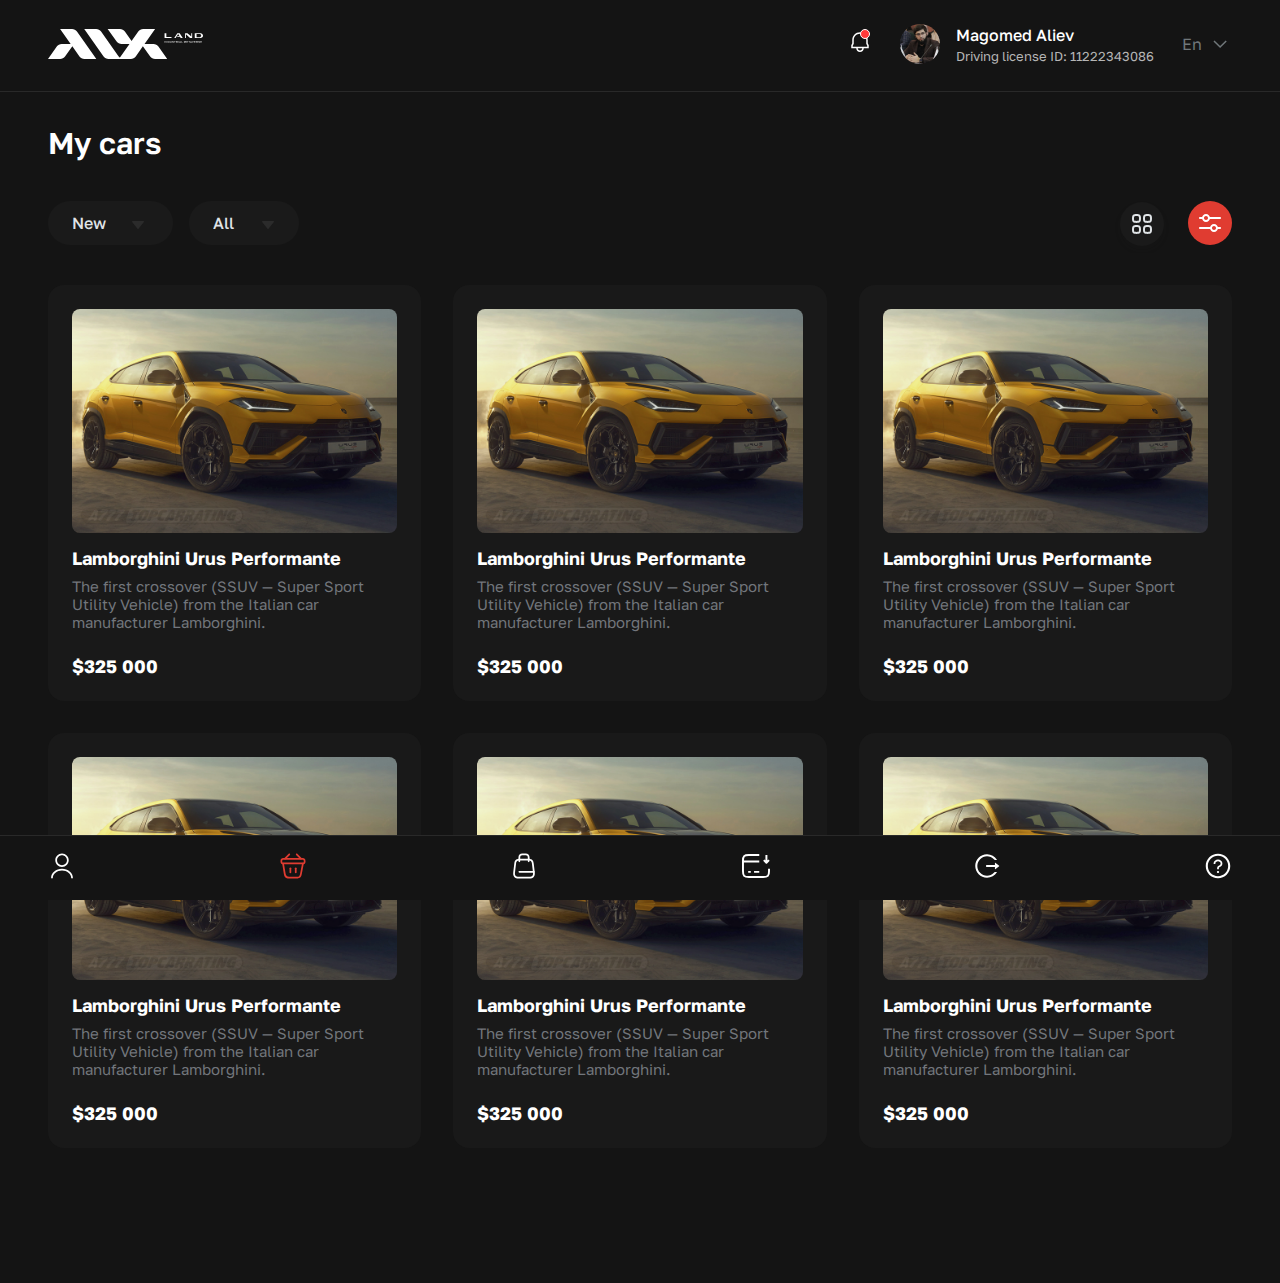
<file: pages/shop.html>
<!DOCTYPE html>
<html lang="en">
  <head>
    <meta charset="UTF-8" />
    <meta name="viewport" content="width=device-width, initial-scale=1.0" />
    <link rel="stylesheet" href="../css/shop.css" />

    <title>AIXLAND</title>
  </head>
  <body>
    <header class="header">
      <div class="header__content">
        <a href="../index.html" class="header__logo">
          <img src="../images/logo.svg" alt="Aixland Logo" />
        </a>
        <div class="header__logged-in">
          <div class="header__notification">
            <img src="../images/notification.svg" alt="Notification icon" />
          </div>
          <div class="header__user-info">
            <a href="#" class="header__user-pp">
              <img src="../images/pp.png" alt="User profile pictire" />
            </a>
            <div class="header__user-details">
              <p class="header__user-name">Magomed Aliev</p>
              <p class="header__user-driving-license-ID">
                Driving license ID: 11222343086
              </p>
            </div>
          </div>
          <select
            class="header__language-picker"
            name="language-picker"
            id="language-picker"
          >
            <option value="En">En</option>
          </select>
        </div>
      </div>
    </header>

    <section class="shop-and-sidebar">
      <div class="shop">
        <h1 class="shop__title">My cars</h1>
        <div class="cta">
          <div class="custom-select-container">
            <select class="custom-select" name="status" id="status">
              <option value="New">New</option>
            </select>
            <select
              class="custom-select custom-select-small"
              name="filter"
              id="filter"
            >
              <option value="All">All</option>
            </select>
          </div>
          <div class="icon-wrapper">
            <img src="../images/dashboard.svg" alt="Dashboard icon" />
            <img src="../images/filter.svg" alt="Filter icon" />
          </div>
        </div>
        <div class="cards">
          <div class="card">
            <img
              src="../images/car.png"
              alt="Car image"
              class="card__car-img"
            />
            <h2 class="card__car-name">Lamborghini Urus Performante</h2>
            <p class="card__car-desc">
              The first crossover (SSUV — Super Sport Utility Vehicle) from the
              Italian car manufacturer Lamborghini.
            </p>
            <p class="card__car-price">$325 000</p>
          </div>
          <div class="card">
            <img
              src="../images/car.png"
              alt="Car image"
              class="card__car-img"
            />
            <h2 class="card__car-name">Lamborghini Urus Performante</h2>
            <p class="card__car-desc">
              The first crossover (SSUV — Super Sport Utility Vehicle) from the
              Italian car manufacturer Lamborghini.
            </p>
            <p class="card__car-price">$325 000</p>
          </div>
          <div class="card">
            <img
              src="../images/car.png"
              alt="Car image"
              class="card__car-img"
            />
            <h2 class="card__car-name">Lamborghini Urus Performante</h2>
            <p class="card__car-desc">
              The first crossover (SSUV — Super Sport Utility Vehicle) from the
              Italian car manufacturer Lamborghini.
            </p>
            <p class="card__car-price">$325 000</p>
          </div>
          <div class="card">
            <img
              src="../images/car.png"
              alt="Car image"
              class="card__car-img"
            />
            <h2 class="card__car-name">Lamborghini Urus Performante</h2>
            <p class="card__car-desc">
              The first crossover (SSUV — Super Sport Utility Vehicle) from the
              Italian car manufacturer Lamborghini.
            </p>
            <p class="card__car-price">$325 000</p>
          </div>
          <div class="card">
            <img
              src="../images/car.png"
              alt="Car image"
              class="card__car-img"
            />
            <h2 class="card__car-name">Lamborghini Urus Performante</h2>
            <p class="card__car-desc">
              The first crossover (SSUV — Super Sport Utility Vehicle) from the
              Italian car manufacturer Lamborghini.
            </p>
            <p class="card__car-price">$325 000</p>
          </div>
          <div class="card">
            <img
              src="../images/car.png"
              alt="Car image"
              class="card__car-img"
            />
            <h2 class="card__car-name">Lamborghini Urus Performante</h2>
            <p class="card__car-desc">
              The first crossover (SSUV — Super Sport Utility Vehicle) from the
              Italian car manufacturer Lamborghini.
            </p>
            <p class="card__car-price">$325 000</p>
          </div>
        </div>
      </div>
      <div class="sidebar">
        <div class="sidebar__content">
          <a href="profile.html" class="sidebar__link">
            <svg
              class="sidebar__fill-svg"
              width="24.000000"
              height="24.000000"
              viewBox="0 0 24 24"
              fill="none"
              xmlns="http://www.w3.org/2000/svg"
              xmlns:xlink="http://www.w3.org/1999/xlink"
            >
              <desc>Created with Pixso.</desc>
              <defs />
              <path
                id="Vector"
                d="M12 12.75C8.83008 12.75 6.25 10.17 6.25 7C6.25 3.83002 8.83008 1.25 12 1.25C15.1699 1.25 17.75 3.83002 17.75 7C17.75 10.17 15.1699 12.75 12 12.75ZM12 2.75C9.66016 2.75 7.75 4.65997 7.75 7C7.75 9.34003 9.66016 11.25 12 11.25C14.3398 11.25 16.25 9.34003 16.25 7C16.25 4.65997 14.3398 2.75 12 2.75Z"
                fill-opacity="1.000000"
                fill-rule="nonzero"
              />
              <path
                id="Vector"
                d="M20.5898 22.75C20.1797 22.75 19.8398 22.41 19.8398 22C19.8398 18.55 16.3203 15.75 12 15.75C7.67969 15.75 4.16016 18.55 4.16016 22C4.16016 22.41 3.82031 22.75 3.41016 22.75C3 22.75 2.66016 22.41 2.66016 22C2.66016 17.73 6.85059 14.25 12 14.25C17.1504 14.25 21.3398 17.73 21.3398 22C21.3398 22.41 21 22.75 20.5898 22.75Z"
                fill-opacity="1.000000"
                fill-rule="nonzero"
              />
              <g opacity="0.000000" />
            </svg>
            <span class="sidebar__link-text">Profile</span>
          </a>
          <a href="#" class="sidebar__link sidebar__link-active">
            <svg
              class="sidebar__fill-svg"
              width="24.000000"
              height="24.000000"
              viewBox="0 0 24 24"
              fill="none"
              xmlns="http://www.w3.org/2000/svg"
              xmlns:xlink="http://www.w3.org/1999/xlink"
            >
              <desc>Created with Pixso.</desc>
              <defs />
              <path
                id="Vector"
                d="M5.18945 6.38C5 6.38 4.7998 6.29999 4.66016 6.15997C4.37012 5.87 4.37012 5.39001 4.66016 5.09998L8.29004 1.47003C8.58008 1.17999 9.05957 1.17999 9.34961 1.47003C9.63965 1.76001 9.63965 2.23999 9.34961 2.53003L5.71973 6.15997C5.57031 6.29999 5.37988 6.38 5.18945 6.38Z"
                fill-opacity="1.000000"
                fill-rule="nonzero"
              />
              <path
                id="Vector"
                d="M18.8105 6.38C18.6201 6.38 18.4297 6.31 18.2803 6.15997L14.6504 2.53003C14.3604 2.23999 14.3604 1.76001 14.6504 1.47003C14.9404 1.17999 15.4199 1.17999 15.71 1.47003L19.3398 5.09998C19.6299 5.39001 19.6299 5.87 19.3398 6.15997C19.2002 6.29999 19 6.38 18.8105 6.38Z"
                fill-opacity="1.000000"
                fill-rule="nonzero"
              />
              <path
                id="Vector"
                d="M20.21 10.6C20.1396 10.6 20.0703 10.6 20 10.6L19.7695 10.6L4 10.6C3.2998 10.61 2.5 10.61 1.91992 10.03C1.45996 9.57996 1.25 8.88 1.25 7.84998C1.25 5.09998 3.25977 5.09998 4.21973 5.09998L19.7803 5.09998C20.7402 5.09998 22.75 5.09998 22.75 7.84998C22.75 8.88995 22.54 9.57996 22.0801 10.03C21.5596 10.55 20.8604 10.6 20.21 10.6ZM4.21973 9.09998L20.0098 9.09998C20.46 9.10999 20.8799 9.10999 21.0195 8.96997C21.0898 8.89996 21.2402 8.65997 21.2402 7.84998C21.2402 6.71997 20.96 6.59998 19.7695 6.59998L4.21973 6.59998C3.03027 6.59998 2.75 6.71997 2.75 7.84998C2.75 8.65997 2.91016 8.89996 2.96973 8.96997C3.11035 9.09998 3.54004 9.09998 3.98047 9.09998L4.21973 9.09998Z"
                fill-opacity="1.000000"
                fill-rule="nonzero"
              />
              <path
                id="Vector"
                d="M9.75977 18.3C9.34961 18.3 9.00977 17.96 9.00977 17.55L9.00977 14C9.00977 13.59 9.34961 13.25 9.75977 13.25C10.1699 13.25 10.5098 13.59 10.5098 14L10.5098 17.55C10.5098 17.97 10.1699 18.3 9.75977 18.3Z"
                fill-opacity="1.000000"
                fill-rule="nonzero"
              />
              <path
                id="Vector"
                d="M14.3604 18.3C13.9502 18.3 13.6104 17.96 13.6104 17.55L13.6104 14C13.6104 13.59 13.9502 13.25 14.3604 13.25C14.7705 13.25 15.1104 13.59 15.1104 14L15.1104 17.55C15.1104 17.97 14.7705 18.3 14.3604 18.3Z"
                fill-opacity="1.000000"
                fill-rule="nonzero"
              />
              <path
                id="Vector"
                d="M14.8896 22.75L8.85938 22.75C5.2793 22.75 4.47949 20.62 4.16992 18.77L2.75977 10.12C2.68945 9.71002 2.96973 9.33002 3.37988 9.26001C3.79004 9.19 4.16992 9.46997 4.24023 9.88L5.64941 18.52C5.93945 20.29 6.54004 21.25 8.85938 21.25L14.8896 21.25C17.46 21.25 17.75 20.35 18.0801 18.61L19.7598 9.85999C19.8398 9.45001 20.2295 9.17999 20.6396 9.27002C21.0498 9.34998 21.3096 9.73999 21.2295 10.15L19.5498 18.9C19.1602 20.93 18.5098 22.75 14.8896 22.75Z"
                fill-opacity="1.000000"
                fill-rule="nonzero"
              />
              <g opacity="0.000000" />
            </svg>
            <span class="sidebar__link-text">Shop</span>
          </a>
          <a href="mypurchases.html" class="sidebar__link">
            <svg
              class="sidebar__fill-svg"
              width="24.000000"
              height="24.000000"
              viewBox="0 0 24 24"
              fill="none"
              xmlns="http://www.w3.org/2000/svg"
              xmlns:xlink="http://www.w3.org/1999/xlink"
            >
              <desc>Created with Pixso.</desc>
              <defs />
              <path
                id="Vector"
                d="M16.4902 22.75L7.5 22.75C5.78027 22.75 4.49023 22.29 3.69043 21.38C2.89062 20.47 2.58008 19.15 2.79004 17.44L3.69043 9.94C3.9502 7.72998 4.51074 5.75 8.41016 5.75L15.6104 5.75C19.5 5.75 20.0605 7.72998 20.3301 9.94L21.2305 17.44C21.4307 19.15 21.1309 20.48 20.3301 21.38C19.5 22.29 18.2207 22.75 16.4902 22.75ZM8.40039 7.25C5.52051 7.25 5.38086 8.39001 5.1709 10.11L4.27051 17.61C4.12012 18.88 4.30078 19.81 4.81055 20.38C5.32031 20.95 6.2207 21.24 7.5 21.24L16.4902 21.24C17.7705 21.24 18.6709 20.95 19.1807 20.38C19.6904 19.81 19.8701 18.88 19.7207 17.61L18.8203 10.11C18.6104 8.38 18.4805 7.25 15.5908 7.25L8.40039 7.25Z"
                fill-opacity="1.000000"
                fill-rule="nonzero"
              />
              <path
                id="Vector"
                d="M16 8.75C15.5898 8.75 15.25 8.40997 15.25 8L15.25 4.5C15.25 3.41998 14.5801 2.75 13.5 2.75L10.5 2.75C9.41992 2.75 8.75 3.41998 8.75 4.5L8.75 8C8.75 8.40997 8.41016 8.75 8 8.75C7.58984 8.75 7.25 8.40997 7.25 8L7.25 4.5C7.25 2.59003 8.58984 1.25 10.5 1.25L13.5 1.25C15.4102 1.25 16.75 2.59003 16.75 4.5L16.75 8C16.75 8.40997 16.4102 8.75 16 8.75Z"
                fill-opacity="1.000000"
                fill-rule="nonzero"
              />
              <path
                id="Vector"
                d="M20.4102 17.78L8 17.78C7.58984 17.78 7.25 17.44 7.25 17.03C7.25 16.6201 7.58984 16.28 8 16.28L20.4102 16.28C20.8203 16.28 21.1602 16.6201 21.1602 17.03C21.1602 17.44 20.8203 17.78 20.4102 17.78Z"
                fill-opacity="1.000000"
                fill-rule="nonzero"
              />
              <g opacity="0.000000" />
            </svg>
            <span class="sidebar__link-text">My purchases</span>
          </a>
          <a href="receipts.html" class="sidebar__link">
            <svg
              class="sidebar__stroke-svg"
              width="21.502930"
              height="18.500000"
              viewBox="0 0 21.5029 18.5"
              fill="none"
              xmlns="http://www.w3.org/2000/svg"
              xmlns:xlink="http://www.w3.org/1999/xlink"
            >
              <desc>Created with Pixso.</desc>
              <defs />
              <path
                id="Vector"
                d="M0.75 5.75L13.25 5.75M4.75 13.75L6.75 13.75M9.25 13.75L13.25 13.75M20.75 11.28L20.75 13.36C20.75 16.87 19.8604 17.75 16.3096 17.75L5.19043 17.75C1.63965 17.75 0.75 16.87 0.75 13.36L0.75 5.14001C0.75 1.63 1.63965 0.75 5.19043 0.75L13.25 0.75M18.75 0.75L18.75 6.75M16.75 4.75L18.75 6.75L20.75 4.75"
                stroke-opacity="1.000000"
                stroke-width="1.500000"
                stroke-linejoin="round"
              />
            </svg>
            <span class="sidebar__link-text">Receipts</span>
          </a>
          <a href="#" class="sidebar__link">
            <svg
              class="sidebar__fill-svg"
              width="1024px"
              height="1024px"
              viewBox="0 0 1024 1024"
              xmlns="http://www.w3.org/2000/svg"
              class="icon"
            >
              <path
                d="M868 732h-70.3c-4.8 0-9.3 2.1-12.3 5.8-7 8.5-14.5 16.7-22.4 24.5a353.84 353.84 0 0 1-112.7 75.9A352.8 352.8 0 0 1 512.4 866c-47.9 0-94.3-9.4-137.9-27.8a353.84 353.84 0 0 1-112.7-75.9 353.28 353.28 0 0 1-76-112.5C167.3 606.2 158 559.9 158 512s9.4-94.2 27.8-137.8c17.8-42.1 43.4-80 76-112.5s70.5-58.1 112.7-75.9c43.6-18.4 90-27.8 137.9-27.8 47.9 0 94.3 9.3 137.9 27.8 42.2 17.8 80.1 43.4 112.7 75.9 7.9 7.9 15.3 16.1 22.4 24.5 3 3.7 7.6 5.8 12.3 5.8H868c6.3 0 10.2-7 6.7-12.3C798 160.5 663.8 81.6 511.3 82 271.7 82.6 79.6 277.1 82 516.4 84.4 751.9 276.2 942 512.4 942c152.1 0 285.7-78.8 362.3-197.7 3.4-5.3-.4-12.3-6.7-12.3zm88.9-226.3L815 393.7c-5.3-4.2-13-.4-13 6.3v76H488c-4.4 0-8 3.6-8 8v56c0 4.4 3.6 8 8 8h314v76c0 6.7 7.8 10.5 13 6.3l141.9-112a8 8 0 0 0 0-12.6z"
              />
            </svg>
            <span class="sidebar__link-text">Log out</span>
          </a>
          <a href="#" class="sidebar__link">
            <svg
              class="sidebar__fill-svg"
              xmlns="http://www.w3.org/2000/svg"
              width="24"
              height="24"
              viewBox="0 0 24 24"
              fill="none"
            >
              <path
                d="M12 1.5C6.20156 1.5 1.5 6.20156 1.5 12C1.5 17.7984 6.20156 22.5 12 22.5C17.7984 22.5 22.5 17.7984 22.5 12C22.5 6.20156 17.7984 1.5 12 1.5ZM12 20.7188C7.18594 20.7188 3.28125 16.8141 3.28125 12C3.28125 7.18594 7.18594 3.28125 12 3.28125C16.8141 3.28125 20.7188 7.18594 20.7188 12C20.7188 16.8141 16.8141 20.7188 12 20.7188Z"
              />
              <path
                d="M14.6156 7.42266C13.9125 6.80625 12.9844 6.46875 12 6.46875C11.0156 6.46875 10.0875 6.80859 9.38437 7.42266C8.65312 8.0625 8.25 8.92266 8.25 9.84375V10.0219C8.25 10.125 8.33437 10.2094 8.4375 10.2094H9.5625C9.66562 10.2094 9.75 10.125 9.75 10.0219V9.84375C9.75 8.81016 10.7602 7.96875 12 7.96875C13.2398 7.96875 14.25 8.81016 14.25 9.84375C14.25 10.5727 13.7344 11.2406 12.9352 11.5477C12.4383 11.7375 12.0164 12.0703 11.7141 12.5062C11.407 12.9516 11.2477 13.4859 11.2477 14.0273V14.5312C11.2477 14.6344 11.332 14.7188 11.4352 14.7188H12.5602C12.6633 14.7188 12.7477 14.6344 12.7477 14.5312V13.9992C12.7489 13.7717 12.8186 13.5498 12.9478 13.3625C13.077 13.1752 13.2596 13.0312 13.4719 12.9492C14.8547 12.4172 15.7477 11.1984 15.7477 9.84375C15.75 8.92266 15.3469 8.0625 14.6156 7.42266ZM11.0625 17.1562C11.0625 17.4049 11.1613 17.6433 11.3371 17.8192C11.5129 17.995 11.7514 18.0938 12 18.0938C12.2486 18.0938 12.4871 17.995 12.6629 17.8192C12.8387 17.6433 12.9375 17.4049 12.9375 17.1562C12.9375 16.9076 12.8387 16.6692 12.6629 16.4933C12.4871 16.3175 12.2486 16.2188 12 16.2188C11.7514 16.2188 11.5129 16.3175 11.3371 16.4933C11.1613 16.6692 11.0625 16.9076 11.0625 17.1562Z"
              />
            </svg>
            <span class="sidebar__link-text">Help & Supprot</span>
          </a>
        </div>
      </div>
    </section>
  </body>
</html>
</file>
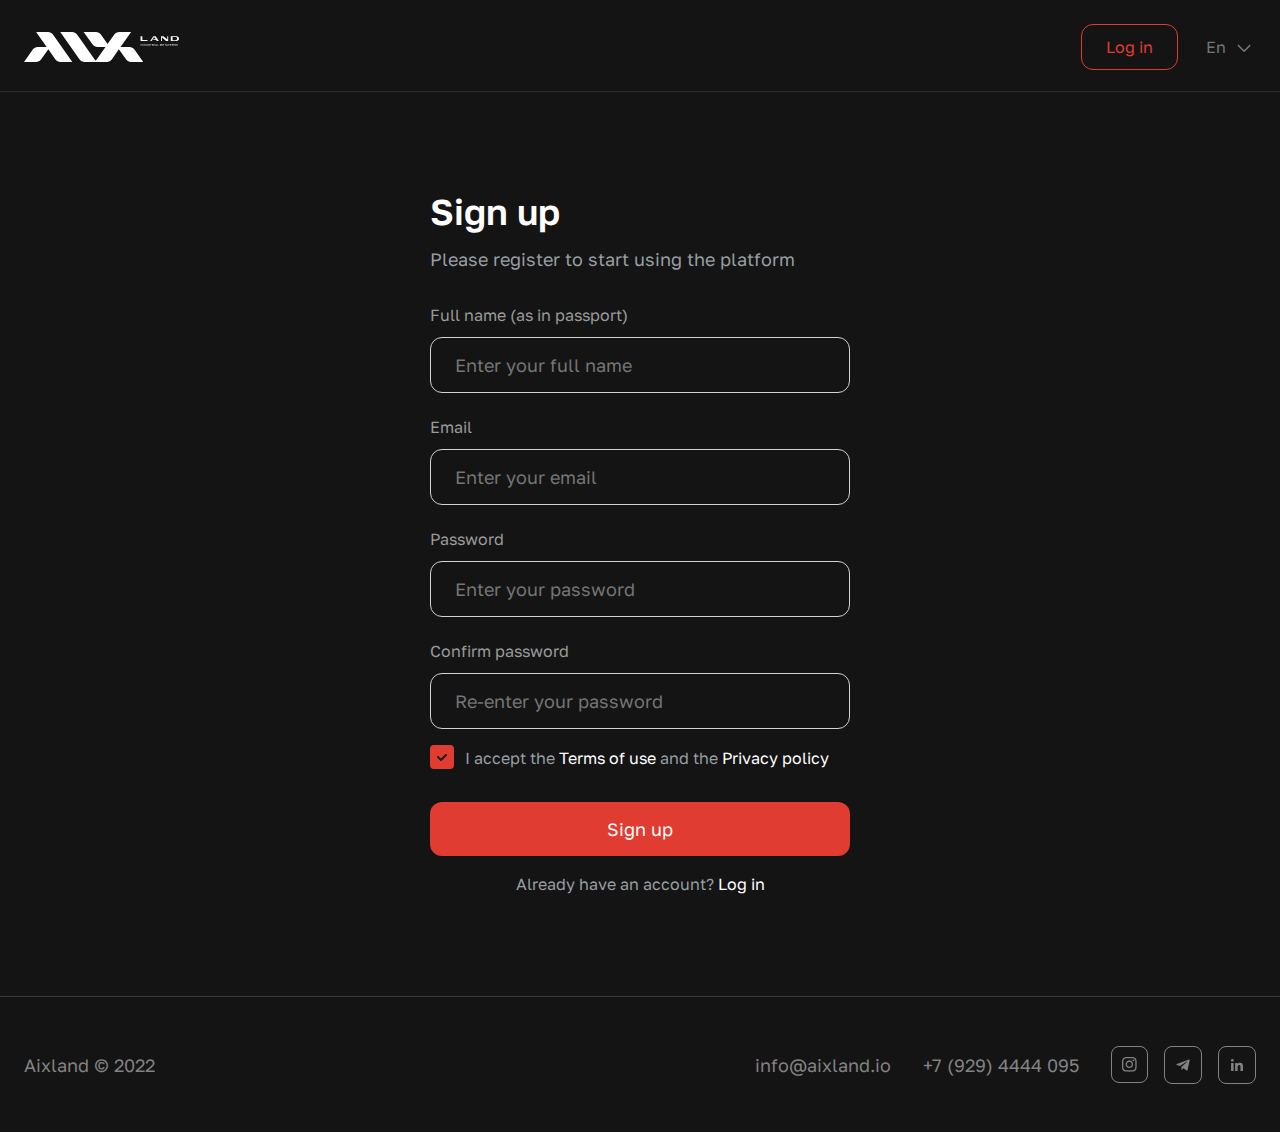
<file: pages/signup.html>
<!DOCTYPE html>
<html lang="en">
  <head>
    <meta charset="UTF-8" />
    <meta name="viewport" content="width=device-width, initial-scale=1.0" />
    <link rel="stylesheet" href="../css/signup.css" />

    <title>AIXLAND</title>
  </head>
  <body>
    <header class="header">
      <div class="header__content">
        <a href="../index.html" class="header__logo">
          <img src="../images/logo.svg" alt="Aixland Logo" />
        </a>
        <div class="header__cta-col">
          <a href="login.html" class="header__login-btn">Log in</a>
          <select
            class="header__language-picker"
            name="language-picker"
            id="language-picker"
          >
            <option value="En">En</option>
          </select>
        </div>
      </div>
    </header>

    <section class="signup">
      <div class="signup__content">
        <h1 class="signup__title">Sign up</h1>
        <p class="signup__subtitle">
          Please register to start using the platform
        </p>
        <form action="" class="form">
          <div class="inputboxes">
            <div class="inputbox">
              <label for="name">Full name (as in passport)</label>
              <input
                type="text"
                placeholder="Enter your full name"
                name="name"
                id="name"
                required
              />
            </div>

            <div class="inputbox">
              <label for="email">Email</label>
              <input
                type="email"
                placeholder="Enter your email"
                name="email"
                id="email"
                required
              />
            </div>

            <div class="inputbox">
              <label for="password">Password</label>
              <input
                type="password"
                placeholder="Enter your password"
                name="password"
                id="password"
                required
              />
            </div>

            <div class="inputbox">
              <label for="confirm_password">Confirm password</label>
              <input
                type="password"
                placeholder="Re-enter your password"
                name="confirm_password"
                id="confirm_password"
                required
              />
            </div>
          </div>

          <div class="checkbox">
            <input type="checkbox" name="checkbox" id="checkbox" checked />
            <label for="checkbox"
              >I accept the <a href="#">Terms of use</a> and the
              <a href="#">Privacy policy</a></label
            >
          </div>
          <button type="submit" class="signup-btn">Sign up</button>
        </form>
        <p href="#" class="signup__login-link">
          Already have an account? <a href="login.html">Log in</a>
        </p>
      </div>
    </section>

    <footer class="footer">
      <div class="footer__content">
        <p class="footer__copyright">Aixland &#169; 2022</p>
        <div class="footer__cta-col">
          <a href="mailto:info@aixland.io">info@aixland.io</a>
          <a href="tel: +79294444095">+7 (929) 4444 095</a>
          <div class="footer__socials">
            <a href="#" class="footer__social-link">
              <svg
                width="14.666992"
                height="14.666664"
                viewBox="0 0 14.667 14.6667"
                fill="none"
                xmlns="http://www.w3.org/2000/svg"
                xmlns:xlink="http://www.w3.org/1999/xlink"
              >
                <desc>Created with Pixso.</desc>
                <defs />
                <path
                  id="Vector"
                  d="M4.30957 0.0439987C5.0918 0.00800323 5.3418 0 7.33301 0C9.3252 0 9.57422 0.00866699 10.3564 0.0439987C11.1377 0.0793304 11.6709 0.204002 12.1377 0.384666C12.626 0.569336 13.0693 0.858002 13.4355 1.23133C13.8096 1.59734 14.0977 2.04 14.2812 2.52934C14.4629 2.996 14.5869 3.52934 14.623 4.30933C14.6582 5.09267 14.667 5.342 14.667 7.33334C14.667 9.32533 14.6582 9.57467 14.623 10.3567C14.5869 11.1367 14.4629 11.67 14.2812 12.1367C14.0977 12.6261 13.8086 13.0695 13.4355 13.436C13.0693 13.8093 12.626 14.0973 12.1377 14.2813C11.6709 14.4627 11.1377 14.5867 10.3574 14.6227C9.57422 14.6587 9.3252 14.6667 7.33301 14.6667C5.3418 14.6667 5.0918 14.658 4.30957 14.6227C3.53027 14.5873 2.99707 14.4627 2.53027 14.2813C2.04102 14.0973 1.59766 13.8088 1.23047 13.436C0.857422 13.0698 0.569336 12.6266 0.384766 12.1373C0.204102 11.6707 0.0800781 11.1373 0.0439453 10.3573C0.0078125 9.574 0 9.32467 0 7.33334C0 5.34133 0.00878906 5.092 0.0439453 4.31067C0.0791016 3.52934 0.204102 2.996 0.384766 2.52934C0.569336 2.04005 0.858398 1.59688 1.23145 1.23067C1.59766 0.857666 2.04004 0.568962 2.5293 0.384666C2.99609 0.204002 3.5293 0.0800018 4.30957 0.0439987L4.30957 0.0439987ZM10.2969 1.364C9.52344 1.32867 9.29102 1.32133 7.33301 1.32133C5.375 1.32133 5.14355 1.32867 4.37012 1.364C3.6543 1.39667 3.2666 1.516 3.00781 1.61667C2.66602 1.75 2.4209 1.908 2.16504 2.16467C1.9209 2.40137 1.73438 2.68952 1.61621 3.008C1.51562 3.26667 1.39648 3.65466 1.36426 4.37C1.3291 5.14333 1.32129 5.37534 1.32129 7.33334C1.32129 9.29134 1.3291 9.52333 1.36426 10.2967C1.39648 11.012 1.51562 11.4 1.61621 11.6587C1.73438 11.9767 1.9209 12.2653 2.16504 12.502C2.40137 12.7453 2.69043 12.9327 3.00781 13.05C3.2666 13.1507 3.6543 13.27 4.37012 13.3027C5.14355 13.338 5.375 13.3453 7.33301 13.3453C9.29199 13.3453 9.52344 13.338 10.2969 13.3027C11.0117 13.27 11.4004 13.1507 11.6582 13.05C12.001 12.9167 12.2451 12.7587 12.502 12.502C12.7451 12.2653 12.9326 11.9767 13.0498 11.6587C13.1504 11.4 13.2695 11.012 13.3027 10.2967C13.3379 9.52333 13.3457 9.29134 13.3457 7.33334C13.3457 5.37534 13.3379 5.14333 13.3027 4.37C13.2695 3.65466 13.1504 3.26667 13.0498 3.008C12.917 2.666 12.7588 2.42133 12.502 2.16467C12.2656 1.92138 11.9775 1.73414 11.6582 1.61667C11.4004 1.516 11.0117 1.39667 10.2969 1.364ZM6.39648 9.594C6.91992 9.81175 7.50195 9.84114 8.04492 9.67715C8.58691 9.51315 9.05566 9.16595 9.37012 8.69483C9.68555 8.22371 9.82715 7.65791 9.77051 7.09407C9.71484 6.53023 9.46484 6.00331 9.06348 5.60333C8.80762 5.34765 8.49805 5.15188 8.15723 5.0301C7.81738 4.90833 7.4541 4.86357 7.09375 4.89908C6.7334 4.93458 6.38574 5.04945 6.07617 5.23542C5.76562 5.42139 5.50098 5.67383 5.2998 5.97456C5.09863 6.27531 4.9668 6.61686 4.91406 6.97464C4.86035 7.33242 4.8877 7.69753 4.99219 8.04368C5.09766 8.38982 5.27734 8.7084 5.52051 8.97648C5.76367 9.24455 6.0625 9.45546 6.39648 9.594ZM4.66797 4.668C5.01758 4.31799 5.43359 4.04034 5.89062 3.85091C6.34863 3.66148 6.83789 3.56398 7.33301 3.56398C7.82812 3.56398 8.31836 3.66148 8.77539 3.85091C9.2334 4.04034 9.64844 4.31799 9.99902 4.668C10.3486 5.01801 10.626 5.43355 10.8154 5.89087C11.0049 6.34818 11.1025 6.83833 11.1025 7.33334C11.1025 7.82833 11.0049 8.31848 10.8154 8.7758C10.626 9.23312 10.3486 9.64865 9.99902 9.99866C9.29199 10.7056 8.33301 11.1027 7.33301 11.1027C6.33398 11.1027 5.375 10.7056 4.66797 9.99866C3.96094 9.29178 3.56445 8.33303 3.56445 7.33334C3.56445 6.33364 3.96094 5.37489 4.66797 4.668ZM11.9385 4.12534C12.0254 4.04351 12.0947 3.94512 12.1426 3.83598C12.1904 3.72684 12.2168 3.60918 12.2188 3.48995C12.2197 3.37073 12.1982 3.25237 12.1533 3.14188C12.1084 3.03138 12.042 2.93101 11.957 2.84669C11.873 2.76237 11.7725 2.69584 11.6621 2.65101C11.5518 2.60619 11.4336 2.58398 11.3145 2.58572C11.1943 2.58746 11.0771 2.61311 10.9678 2.66113C10.8584 2.70916 10.7607 2.77859 10.6787 2.86533C10.5195 3.03402 10.4326 3.25808 10.4355 3.48995C10.4395 3.72182 10.5332 3.94325 10.6963 4.10723C10.8604 4.2712 11.082 4.36482 11.3145 4.3682C11.5459 4.37158 11.7695 4.28446 11.9385 4.12534Z"
                  fill-opacity="1.000000"
                  fill-rule="evenodd"
                />
              </svg>
            </a>
            <a href="#" class="footer__social-link">
              <svg
                xmlns="http://www.w3.org/2000/svg"
                width="16"
                height="16"
                viewBox="0 0 16 16"
                fill="none"
              >
                <path
                  d="M13.779 2.47886L1.95901 7.03686C1.15234 7.36086 1.15701 7.81085 1.81101 8.01152L4.84568 8.95819L11.867 4.52819C12.199 4.32619 12.5023 4.43486 12.253 4.65619L6.56434 9.79019H6.56301L6.56434 9.79085L6.35501 12.9189C6.66168 12.9189 6.79701 12.7782 6.96901 12.6122L8.44301 11.1789L11.509 13.4435C12.0743 13.7549 12.4803 13.5949 12.621 12.9202L14.6337 3.43486C14.8397 2.60886 14.3183 2.23486 13.779 2.47886Z"
                />
              </svg>
            </a>
            <a href="#" class="footer__social-link">
              <svg
                xmlns="http://www.w3.org/2000/svg"
                width="16"
                height="16"
                viewBox="0 0 16 16"
                fill="none"
              >
                <path
                  d="M3.32341 4.79819C4.12901 4.79819 4.78208 4.14513 4.78208 3.33953C4.78208 2.53393 4.12901 1.88086 3.32341 1.88086C2.51781 1.88086 1.86475 2.53393 1.86475 3.33953C1.86475 4.14513 2.51781 4.79819 3.32341 4.79819Z"
                />
                <path
                  d="M6.15717 5.9041V13.9968H8.66983V9.99477C8.66983 8.93877 8.8685 7.9161 10.1778 7.9161C11.4692 7.9161 11.4852 9.12343 11.4852 10.0614V13.9974H13.9992V9.55944C13.9992 7.37944 13.5298 5.7041 10.9818 5.7041C9.7585 5.7041 8.9385 6.37543 8.60317 7.01077H8.56917V5.9041H6.15717ZM2.0625 5.9041H4.57917V13.9968H2.0625V5.9041Z"
                />
              </svg>
            </a>
          </div>
        </div>
      </div>
    </footer>
  </body>
</html>
</file>
<file: css/cart.css>
@import url("https://fonts.googleapis.com/css2?family=Golos+Text:wght@400..900&display=swap");
* {
  box-sizing: border-box;
  margin: 0;
  padding: 0;
  font-family: "Golos Text", sans-serif;
}

a {
  color: inherit;
  text-decoration: none;
}

ul {
  list-style-type: none;
}

body {
  background-color: #141414;
  color: #fff;
  display: flex;
  flex-direction: column;
  min-height: 100vh;
}

.header {
  position: fixed;
  top: 0;
  right: 0;
  left: 0;
  z-index: 999;
  height: 92px;
  padding: 24px;
  background-color: #141414;
  border-bottom: 1px solid #292929;
}
@media (min-width: 768px) {
  .header {
    padding: 24px 48px;
  }
}
@media (min-width: 1440px) {
  .header {
    padding: 24px 40px;
  }
}
.header__content {
  display: flex;
  align-items: center;
  justify-content: space-between;
}
@media (min-width: 1440px) {
  .header__content {
    max-width: 1440px;
    margin: 0 auto;
  }
}
.header__logo {
  width: 155px;
  height: 30px;
}
.header__logo img {
  width: 100%;
  height: 100%;
}
.header__cta-col {
  display: flex;
  gap: 28px;
}
.header__logged-in {
  display: flex;
  align-items: center;
  gap: 16px;
}
@media (min-width: 768px) {
  .header__logged-in {
    gap: 28px;
  }
}
.header__notification {
  position: relative;
}
.header__notification::after {
  position: absolute;
  content: "";
  background: url(../images/notification-dot.svg) no-repeat;
  width: 100%;
  height: 100%;
  top: -1px;
  left: 12px;
  pointer-events: none;
}
.header__user-info {
  display: flex;
  align-items: center;
  gap: 16px;
}
.header__user-pp {
  width: 40px;
  height: 40px;
  flex-shrink: 0;
}
.header__user-pp img {
  width: 100%;
  height: 100%;
  border-radius: 50%;
}
.header__user-details {
  display: none;
}
@media (min-width: 768px) {
  .header__user-details {
    display: flex;
    flex-direction: column;
    gap: 3px;
  }
}
.header__user-name {
  font-weight: 500;
}
.header__user-driving-license-ID {
  color: #b6b6b6;
  font-size: 13px;
}
.header__language-picker {
  -webkit-appearance: none;
  -moz-appearance: none;
  appearance: none;
  color: #70777a;
  font-family: "Golos Text", sans-serif;
  font-size: 16px;
  width: 50px;
  background: transparent;
  border: none;
  cursor: pointer;
  background-image: url("../images/down-arrow.svg");
  background-repeat: no-repeat;
  background-position: 100% 55%;
  outline: none;
}

.cart {
  margin: 150px 24px 60px;
  flex-grow: 1;
}
@media (min-width: 768px) {
  .cart {
    margin: 150px 48px;
  }
}
@media (min-width: 1440px) {
  .cart {
    max-width: 1105px;
    margin: 150px auto;
  }
}
.cart__content {
  display: flex;
  flex-direction: column;
  gap: 32px;
}
.cart__cta {
  display: flex;
  flex-direction: column;
  gap: 32px;
}
@media (min-width: 768px) {
  .cart__cta {
    flex-direction: row;
    align-items: center;
    justify-content: space-between;
  }
}
.cart__title {
  font-size: 36px;
  font-weight: 600;
  text-align: center;
}
.cart__empty-cart-btn {
  display: flex;
  align-items: center;
  justify-content: center;
  background-color: transparent;
  color: #e03c31;
  font-size: 16px;
  line-height: 24px;
  padding: 12px 24px;
  border-radius: 66px;
  border: 1px solid #e03c31;
  cursor: pointer;
  transition: all 0.3s ease-out;
}
.cart__empty-cart-btn:hover {
  border: 1px solid #c53026;
  background-color: rgba(224, 60, 49, 0.1019607843);
}
.cart__btn-container {
  display: grid;
  gap: 20px;
}
@media (min-width: 768px) {
  .cart__btn-container {
    grid-template-columns: 141px 202px;
    align-self: end;
  }
}
.cart__grand-total {
  color: #fff;
  font-size: 18px;
  text-transform: uppercase;
  letter-spacing: 1.5px;
}
.cart__pay-btn {
  background-color: #e03c31;
  color: #e0e4e7;
  font-family: "Golos Text", sans-serif;
  font-size: 16px;
  font-weight: 500;
  line-height: 19px;
  border-radius: 66px;
  border: none;
  padding: 16px 24px;
  cursor: pointer;
  transition: all 0.3s ease-out;
}
.cart__pay-btn:hover {
  background-color: rgb(197, 48, 38);
}
.cart__pay-by-credit-card-btn {
  background-color: #191919;
  color: #e0e4e7;
  font-family: "Golos Text", sans-serif;
  font-size: 16px;
  font-weight: 500;
  line-height: 19px;
  border-radius: 66px;
  border: none;
  padding: 16px 24px;
  cursor: pointer;
  transition: all 0.3s ease-out;
}
.cart__pay-by-credit-card-btn:hover {
  background-color: #1e1e1e;
}

.thead {
  display: none;
}
@media screen and (min-width: 1440px) {
  .thead {
    display: block;
  }
}

.th {
  color: #a7a7a7;
  font-size: 18px;
  line-height: 24px;
  padding: 16px 8px;
}

.tr {
  background-color: #191919;
  border-radius: 8px;
  padding: 0px 32px;
  margin-bottom: 6px;
}
@media screen and (min-width: 1440px) {
  .tr {
    display: grid;
    grid-template-columns: 3.5fr 1fr 1fr 1fr;
    margin-bottom: 1px;
  }
}

.td {
  display: flex;
  flex-direction: column;
  gap: 8px;
  font-size: 18px;
  line-height: 24px;
  padding: 16px 8px;
  border-bottom: 1px solid #141414;
}
.td:before {
  content: attr(data-label);
  color: #a7a7a7;
  font-size: 18px;
  line-height: 24px;
}
.td:before:last-child {
  border-bottom: 0;
}
@media screen and (min-width: 1440px) {
  .td {
    gap: 0;
    border: none;
  }
  .td:before {
    display: none;
  }
}

.product {
  display: flex;
  flex-direction: column;
  gap: 10px;
}
@media (min-width: 768px) {
  .product {
    display: grid;
    grid-template-columns: 150px 1fr;
    gap: 16px;
  }
}
.product__img {
  width: 100%;
  height: auto;
  -o-object-fit: cover;
     object-fit: cover;
  border-radius: 8px;
  background-color: #d9d9d9;
}
.product__name {
  font-size: 18px;
  margin-bottom: 8px;
}
@media (min-width: 768px) {
  .product__name {
    margin-bottom: 4px;
  }
}
.product__desc {
  color: #72767c;
  font-size: 16px;
  line-height: 18px;
  margin-bottom: 24px;
}
@media (min-width: 768px) {
  .product__desc {
    margin-bottom: 12px;
  }
}
.product__remove-btn {
  background-color: transparent;
  color: #e03c31;
  padding: 8px 20px;
  border-radius: 20px;
  border: 1px solid #e03c31;
  cursor: pointer;
  transition: all 0.3s ease-out;
}
.product__remove-btn:hover {
  border: 1px solid #c53026;
  background-color: rgba(224, 60, 49, 0.1019607843);
}

.quantity {
  display: flex;
  align-items: center;
  gap: 32px;
}

.increment,
.decrement {
  background-color: transparent;
  color: #fff;
  font-size: 26px;
  border: none;
  cursor: pointer;
}

.footer {
  background-color: #141414;
  border-top: 1px solid #3d3d3d;
}
.footer__content {
  display: flex;
  flex-direction: column;
  gap: 32px;
  color: #828282;
  font-size: 18px;
  padding: 50px 24px;
}
@media (min-width: 768px) {
  .footer__content {
    flex-direction: row;
    align-items: center;
    justify-content: space-between;
    gap: 0;
    height: 135px;
    padding: 0 24px;
  }
}
@media (min-width: 1440px) {
  .footer__content {
    max-width: 1440px;
    margin: 0 auto;
    padding: 0 72px;
  }
}
.footer__copyright {
  order: 2;
}
@media (min-width: 768px) {
  .footer__copyright {
    order: 0;
  }
}
.footer__cta-col {
  display: flex;
  flex-direction: column;
  gap: 16px;
}
@media (min-width: 768px) {
  .footer__cta-col {
    flex-direction: row;
    align-items: center;
    gap: 32px;
  }
}
.footer__cta-col a {
  transition: all 0.3s ease-out;
}
.footer__cta-col a:hover {
  color: #e03c31;
}
.footer__socials {
  display: flex;
  align-items: center;
  gap: 16px;
}
.footer__social-link {
  display: flex;
  align-items: center;
  justify-content: center;
  padding: 10px;
  border-radius: 8px;
  border: 1px solid #828282;
  transition: all 0.3s ease-out;
}
.footer__social-link:hover {
  border: 1px solid #E03C31;
}

.footer__social-link svg {
  fill: #828282;
  transition: all 0.3s ease-out;
}

.footer__social-link:hover svg {
  fill: #E03C31;
}/*# sourceMappingURL=cart.css.map */
</file>
<file: css/createnewpassword.css>
@import url("https://fonts.googleapis.com/css2?family=Golos+Text:wght@400..900&display=swap");
* {
  box-sizing: border-box;
  margin: 0;
  padding: 0;
  font-family: "Golos Text", sans-serif;
}

a {
  color: inherit;
  text-decoration: none;
}

ul {
  list-style-type: none;
}

body {
  background-color: #141414;
  color: #fff;
  display: flex;
  flex-direction: column;
  min-height: 100vh;
}

.header {
  position: fixed;
  top: 0;
  right: 0;
  left: 0;
  z-index: 999;
  height: 92px;
  padding: 24px;
  background-color: #141414;
  border-bottom: 1px solid #292929;
}
@media (min-width: 1440px) {
  .header {
    padding: 24px 72px;
  }
}
.header__content {
  display: flex;
  align-items: center;
  justify-content: space-between;
}
@media (min-width: 1440px) {
  .header__content {
    max-width: 1440px;
    margin: 0 auto;
  }
}
.header__logo {
  width: 155px;
  height: 30px;
}
.header__logo img {
  width: 100%;
  height: 100%;
}
.header__cta-col {
  display: flex;
  gap: 28px;
}
.header__login-btn {
  background-color: transparent;
  color: #e03c31;
  padding: 12px 24px;
  border-radius: 12px;
  border: 1px solid #e03c31;
  transition: all 0.3s ease-out;
}
.header__login-btn:hover {
  border: 1px solid #c53026;
  background-color: rgba(224, 60, 49, 0.1019607843);
}
.header__language-picker {
  -webkit-appearance: none;
  -moz-appearance: none;
  appearance: none;
  color: #70777a;
  font-family: "Golos Text", sans-serif;
  font-size: 16px;
  width: 50px;
  background: transparent;
  border: none;
  cursor: pointer;
  background-image: url("../images/down-arrow.svg");
  background-repeat: no-repeat;
  background-position: 100% 55%;
  outline: none;
}

.create-new-password {
  margin: 190px 24px 100px;
  flex-grow: 1;
}
@media (min-width: 768px) {
  .create-new-password {
    margin: 190px 0 100px;
  }
}
@media (min-width: 768px) {
  .create-new-password__content {
    max-width: 420px;
    margin: 0 auto;
  }
}
.create-new-password__title {
  font-size: 36px;
  font-weight: 600;
  margin-bottom: 12px;
}
.create-new-password__subtitle {
  color: #969fa3;
  font-size: 18px;
  line-height: 28px;
  margin-bottom: 32px;
}

.inputboxes {
  display: flex;
  flex-direction: column;
  gap: 24px;
}

.inputbox {
  display: flex;
  flex-direction: column;
  gap: 12px;
  color: #9a9a9a;
}
.inputbox label:has(+ input:focus) {
  color: #fff;
}
.inputbox input {
  color: #fff;
  font-size: 18px;
  padding: 16px 24px;
  background-color: transparent;
  border: 1px solid #ced3d6;
  border-radius: 12px;
  caret-color: #e03c31;
}
.inputbox input:focus {
  outline: none;
  border: 1px solid #e03c31;
}
.inputbox input:-webkit-autofill {
  -webkit-background-clip: text;
  -webkit-text-fill-color: #fff !important;
}
.inputbox input::-moz-placeholder {
  font-size: 18px;
}
.inputbox input::placeholder {
  font-size: 18px;
}

.reset-password-btn {
  color: #fff;
  font-family: "Golos Text", sans-serif;
  font-size: 18px;
  padding: 16px 32px;
  margin-top: 32px;
  width: 100%;
  background-color: #e03c31;
  border: none;
  border-radius: 12px;
  cursor: pointer;
  transition: all 0.3s ease-out;
}
.reset-password-btn:hover {
  background-color: #c53026;
}

.footer {
  background-color: #141414;
  border-top: 1px solid #3d3d3d;
}
.footer__content {
  display: flex;
  flex-direction: column;
  gap: 32px;
  color: #828282;
  font-size: 18px;
  padding: 50px 24px;
}
@media (min-width: 768px) {
  .footer__content {
    flex-direction: row;
    align-items: center;
    justify-content: space-between;
    gap: 0;
    height: 135px;
    padding: 0 24px;
  }
}
@media (min-width: 1440px) {
  .footer__content {
    max-width: 1440px;
    margin: 0 auto;
    padding: 0 72px;
  }
}
.footer__copyright {
  order: 2;
}
@media (min-width: 768px) {
  .footer__copyright {
    order: 0;
  }
}
.footer__cta-col {
  display: flex;
  flex-direction: column;
  gap: 16px;
}
@media (min-width: 768px) {
  .footer__cta-col {
    flex-direction: row;
    align-items: center;
    gap: 32px;
  }
}
.footer__cta-col a {
  transition: all 0.3s ease-out;
}
.footer__cta-col a:hover {
  color: #e03c31;
}
.footer__socials {
  display: flex;
  align-items: center;
  gap: 16px;
}
.footer__social-link {
  display: flex;
  align-items: center;
  justify-content: center;
  padding: 10px;
  border-radius: 8px;
  border: 1px solid #828282;
  transition: all 0.3s ease-out;
}
.footer__social-link:hover {
  border: 1px solid #E03C31;
}

.footer__social-link svg {
  fill: #828282;
  transition: all 0.3s ease-out;
}

.footer__social-link:hover svg {
  fill: #E03C31;
}/*# sourceMappingURL=createnewpassword.css.map */
</file>
<file: css/forgotpassword.css>
@import url("https://fonts.googleapis.com/css2?family=Golos+Text:wght@400..900&display=swap");
* {
  box-sizing: border-box;
  margin: 0;
  padding: 0;
  font-family: "Golos Text", sans-serif;
}

a {
  color: inherit;
  text-decoration: none;
}

ul {
  list-style-type: none;
}

body {
  background-color: #141414;
  color: #fff;
  display: flex;
  flex-direction: column;
  min-height: 100vh;
}

.header {
  position: fixed;
  top: 0;
  right: 0;
  left: 0;
  z-index: 999;
  height: 92px;
  padding: 24px;
  background-color: #141414;
  border-bottom: 1px solid #292929;
}
@media (min-width: 1440px) {
  .header {
    padding: 24px 72px;
  }
}
.header__content {
  display: flex;
  align-items: center;
  justify-content: space-between;
}
@media (min-width: 1440px) {
  .header__content {
    max-width: 1440px;
    margin: 0 auto;
  }
}
.header__logo {
  width: 155px;
  height: 30px;
}
.header__logo img {
  width: 100%;
  height: 100%;
}
.header__cta-col {
  display: flex;
  gap: 28px;
}
.header__login-btn {
  background-color: transparent;
  color: #e03c31;
  padding: 12px 24px;
  border-radius: 12px;
  border: 1px solid #e03c31;
  transition: all 0.3s ease-out;
}
.header__login-btn:hover {
  border: 1px solid #c53026;
  background-color: rgba(224, 60, 49, 0.1019607843);
}
.header__language-picker {
  -webkit-appearance: none;
  -moz-appearance: none;
  appearance: none;
  color: #70777a;
  font-family: "Golos Text", sans-serif;
  font-size: 16px;
  width: 50px;
  background: transparent;
  border: none;
  cursor: pointer;
  background-image: url("../images/down-arrow.svg");
  background-repeat: no-repeat;
  background-position: 100% 55%;
  outline: none;
}

.forgot-password {
  margin: 190px 24px 100px;
  flex-grow: 1;
}
@media (min-width: 768px) {
  .forgot-password {
    margin: 190px 0 100px;
  }
}
@media (min-width: 768px) {
  .forgot-password__content {
    max-width: 420px;
    margin: 0 auto;
  }
}
.forgot-password__title {
  font-size: 36px;
  font-weight: 600;
  margin-bottom: 12px;
}
.forgot-password__subtitle {
  color: #969fa3;
  font-size: 18px;
  line-height: 28px;
  margin-bottom: 32px;
}
.forgot-password__signup-link {
  color: #9a9a9a;
  text-align: center;
  line-height: 24px;
  margin-top: 16px;
}
.forgot-password__signup-link a {
  color: #fff;
  transition: all 0.3s ease-out;
}
.forgot-password__signup-link a:hover {
  color: #e03c31;
}

.inputbox {
  display: flex;
  flex-direction: column;
  gap: 12px;
  color: #9a9a9a;
}
.inputbox label:has(+ input:focus) {
  color: #fff;
}
.inputbox input {
  color: #fff;
  font-size: 18px;
  padding: 16px 24px;
  background-color: transparent;
  border: 1px solid #ced3d6;
  border-radius: 12px;
  caret-color: #e03c31;
}
.inputbox input:focus {
  outline: none;
  border: 1px solid #e03c31;
}
.inputbox input:-webkit-autofill {
  -webkit-background-clip: text;
  -webkit-text-fill-color: #fff !important;
}
.inputbox input::-moz-placeholder {
  font-size: 18px;
}
.inputbox input::placeholder {
  font-size: 18px;
}

.send-reset-instructions-btn {
  color: #fff;
  font-family: "Golos Text", sans-serif;
  font-size: 18px;
  padding: 16px 32px;
  margin-top: 32px;
  width: 100%;
  background-color: #e03c31;
  border: none;
  border-radius: 12px;
  cursor: pointer;
  transition: all 0.3s ease-out;
}
.send-reset-instructions-btn:hover {
  background-color: #c53026;
}

.footer {
  background-color: #141414;
  border-top: 1px solid #3d3d3d;
}
.footer__content {
  display: flex;
  flex-direction: column;
  gap: 32px;
  color: #828282;
  font-size: 18px;
  padding: 50px 24px;
}
@media (min-width: 768px) {
  .footer__content {
    flex-direction: row;
    align-items: center;
    justify-content: space-between;
    gap: 0;
    height: 135px;
    padding: 0 24px;
  }
}
@media (min-width: 1440px) {
  .footer__content {
    max-width: 1440px;
    margin: 0 auto;
    padding: 0 72px;
  }
}
.footer__copyright {
  order: 2;
}
@media (min-width: 768px) {
  .footer__copyright {
    order: 0;
  }
}
.footer__cta-col {
  display: flex;
  flex-direction: column;
  gap: 16px;
}
@media (min-width: 768px) {
  .footer__cta-col {
    flex-direction: row;
    align-items: center;
    gap: 32px;
  }
}
.footer__cta-col a {
  transition: all 0.3s ease-out;
}
.footer__cta-col a:hover {
  color: #e03c31;
}
.footer__socials {
  display: flex;
  align-items: center;
  gap: 16px;
}
.footer__social-link {
  display: flex;
  align-items: center;
  justify-content: center;
  padding: 10px;
  border-radius: 8px;
  border: 1px solid #828282;
  transition: all 0.3s ease-out;
}
.footer__social-link:hover {
  border: 1px solid #E03C31;
}

.footer__social-link svg {
  fill: #828282;
  transition: all 0.3s ease-out;
}

.footer__social-link:hover svg {
  fill: #E03C31;
}/*# sourceMappingURL=forgotpassword.css.map */
</file>
<file: css/login.css>
@import url("https://fonts.googleapis.com/css2?family=Golos+Text:wght@400..900&display=swap");
* {
  box-sizing: border-box;
  margin: 0;
  padding: 0;
  font-family: "Golos Text", sans-serif;
}

a {
  color: inherit;
  text-decoration: none;
}

ul {
  list-style-type: none;
}

body {
  background-color: #141414;
  color: #fff;
  display: flex;
  flex-direction: column;
  min-height: 100vh;
}

.header {
  position: fixed;
  top: 0;
  right: 0;
  left: 0;
  z-index: 999;
  height: 92px;
  padding: 24px;
  background-color: #141414;
  border-bottom: 1px solid #292929;
}
@media (min-width: 1440px) {
  .header {
    padding: 24px 72px;
  }
}
.header__content {
  display: flex;
  align-items: center;
  justify-content: space-between;
}
@media (min-width: 1440px) {
  .header__content {
    max-width: 1440px;
    margin: 0 auto;
  }
}
.header__logo {
  width: 155px;
  height: 30px;
}
.header__logo img {
  width: 100%;
  height: 100%;
}
.header__cta-col {
  display: flex;
  gap: 28px;
}
.header__login-btn {
  background-color: transparent;
  color: #e03c31;
  padding: 12px 24px;
  border-radius: 12px;
  border: 1px solid #e03c31;
  transition: all 0.3s ease-out;
}
.header__login-btn:hover {
  border: 1px solid #c53026;
  background-color: rgba(224, 60, 49, 0.1019607843);
}
.header__language-picker {
  -webkit-appearance: none;
  -moz-appearance: none;
  appearance: none;
  color: #70777a;
  font-family: "Golos Text", sans-serif;
  font-size: 16px;
  width: 50px;
  background: transparent;
  border: none;
  cursor: pointer;
  background-image: url("../images/down-arrow.svg");
  background-repeat: no-repeat;
  background-position: 100% 55%;
  outline: none;
}

.login {
  margin: 150px 24px 100px;
  flex-grow: 1;
}
@media (min-width: 768px) {
  .login {
    margin: 190px 0 100px;
  }
}
@media (min-width: 768px) {
  .login__content {
    max-width: 420px;
    margin: 0 auto;
  }
}
.login__title {
  font-size: 36px;
  font-weight: 600;
  margin-bottom: 12px;
}
.login__subtitle {
  color: #969fa3;
  font-size: 18px;
  line-height: 28px;
  margin-bottom: 32px;
}
.login__signup-link {
  color: #9a9a9a;
  text-align: center;
  line-height: 24px;
  margin-top: 16px;
}
.login__signup-link a {
  color: #fff;
  transition: all 0.3s ease-out;
}
.login__signup-link a:hover {
  color: #e03c31;
}

.inputboxes {
  display: flex;
  flex-direction: column;
  gap: 24px;
}

.inputbox {
  display: flex;
  flex-direction: column;
  gap: 12px;
  color: #9a9a9a;
}
.inputbox label:has(+ input:focus) {
  color: #fff;
}
.inputbox input {
  color: #fff;
  font-size: 18px;
  padding: 16px 24px;
  background-color: transparent;
  border: 1px solid #ced3d6;
  border-radius: 12px;
  caret-color: #e03c31;
}
.inputbox input:focus {
  outline: none;
  border: 1px solid #e03c31;
}
.inputbox input:-webkit-autofill {
  -webkit-background-clip: text;
  -webkit-text-fill-color: #fff !important;
}
.inputbox input::-moz-placeholder {
  font-size: 18px;
}
.inputbox input::placeholder {
  font-size: 18px;
}

.remember_forgot_row {
  display: flex;
  align-items: center;
  justify-content: space-between;
  gap: 16px;
  margin-top: 16px;
}
.remember_forgot_row a {
  color: #fff;
  transition: all 0.3s ease-out;
}
.remember_forgot_row a:hover {
  color: #e03c31;
}

.checkbox {
  position: relative;
}
.checkbox input {
  position: absolute;
  opacity: 0;
}
.checkbox input + label {
  display: inline-block;
  position: relative;
  padding-left: 35px;
  padding-top: 1px;
  color: #969fa3;
  line-height: 24px;
}
.checkbox input + label a {
  color: #fff;
}
.checkbox input + label:before {
  position: absolute;
  display: block;
  left: 0;
  top: 0;
  content: "";
  background: transparent;
  width: 24px;
  height: 24px;
  box-shadow: inset 0 0 0 1px #ced3d6;
  border-radius: 4px;
  transition: 200ms ease-in-out all;
}
.checkbox input + label:after {
  position: absolute;
  display: block;
  top: 8.8px;
  left: 7.3px;
  content: "";
  background-image: url("../images/checkmark.svg");
  background-repeat: no-repeat;
  width: 24px;
  height: 24px;
  transition: opacity 200ms ease-in-out;
  opacity: 0;
}
.checkbox input:hover + label:before {
  cursor: pointer;
}
.checkbox input:hover + label:after {
  cursor: pointer;
}
.checkbox input:focus {
  outline: none;
}
.checkbox input:checked + label:before {
  background: #e03c31;
  box-shadow: none;
}
.checkbox input:checked + label:after {
  opacity: 1;
}

.login-btn {
  color: #fff;
  font-family: "Golos Text", sans-serif;
  font-size: 18px;
  padding: 16px 32px;
  margin-top: 32px;
  width: 100%;
  background-color: #e03c31;
  border: none;
  border-radius: 12px;
  cursor: pointer;
  transition: all 0.3s ease-out;
}
.login-btn:hover {
  background-color: #c53026;
}

.footer {
  background-color: #141414;
  border-top: 1px solid #3d3d3d;
}
.footer__content {
  display: flex;
  flex-direction: column;
  gap: 32px;
  color: #828282;
  font-size: 18px;
  padding: 50px 24px;
}
@media (min-width: 768px) {
  .footer__content {
    flex-direction: row;
    align-items: center;
    justify-content: space-between;
    gap: 0;
    height: 135px;
    padding: 0 24px;
  }
}
@media (min-width: 1440px) {
  .footer__content {
    max-width: 1440px;
    margin: 0 auto;
    padding: 0 72px;
  }
}
.footer__copyright {
  order: 2;
}
@media (min-width: 768px) {
  .footer__copyright {
    order: 0;
  }
}
.footer__cta-col {
  display: flex;
  flex-direction: column;
  gap: 16px;
}
@media (min-width: 768px) {
  .footer__cta-col {
    flex-direction: row;
    align-items: center;
    gap: 32px;
  }
}
.footer__cta-col a {
  transition: all 0.3s ease-out;
}
.footer__cta-col a:hover {
  color: #e03c31;
}
.footer__socials {
  display: flex;
  align-items: center;
  gap: 16px;
}
.footer__social-link {
  display: flex;
  align-items: center;
  justify-content: center;
  padding: 10px;
  border-radius: 8px;
  border: 1px solid #828282;
  transition: all 0.3s ease-out;
}
.footer__social-link:hover {
  border: 1px solid #E03C31;
}

.footer__social-link svg {
  fill: #828282;
  transition: all 0.3s ease-out;
}

.footer__social-link:hover svg {
  fill: #E03C31;
}/*# sourceMappingURL=login.css.map */
</file>
<file: css/mypurchases.css>
@import url("https://fonts.googleapis.com/css2?family=Golos+Text:wght@400..900&display=swap");
* {
  box-sizing: border-box;
  margin: 0;
  padding: 0;
  font-family: "Golos Text", sans-serif;
}

a {
  color: inherit;
  text-decoration: none;
}

ul {
  list-style-type: none;
}

body {
  background-color: #141414;
  color: #fff;
}

.header {
  position: fixed;
  top: 0;
  right: 0;
  left: 0;
  z-index: 999;
  height: 92px;
  padding: 24px;
  background-color: #141414;
  border-bottom: 1px solid #292929;
}
@media (min-width: 768px) {
  .header {
    padding: 24px 48px;
  }
}
@media (min-width: 1440px) {
  .header {
    padding: 24px 40px;
  }
}
.header__content {
  display: flex;
  align-items: center;
  justify-content: space-between;
}
@media (min-width: 1440px) {
  .header__content {
    max-width: 1440px;
    margin: 0 auto;
  }
}
.header__logo {
  width: 155px;
  height: 30px;
}
.header__logo img {
  width: 100%;
  height: 100%;
}
.header__cta-col {
  display: flex;
  gap: 28px;
}
.header__logged-in {
  display: flex;
  align-items: center;
  gap: 16px;
}
@media (min-width: 768px) {
  .header__logged-in {
    gap: 28px;
  }
}
.header__notification {
  position: relative;
}
.header__notification::after {
  position: absolute;
  content: "";
  background: url(../images/notification-dot.svg) no-repeat;
  width: 100%;
  height: 100%;
  top: -1px;
  left: 12px;
  pointer-events: none;
}
.header__user-info {
  display: flex;
  align-items: center;
  gap: 16px;
}
.header__user-pp {
  width: 40px;
  height: 40px;
  flex-shrink: 0;
}
.header__user-pp img {
  width: 100%;
  height: 100%;
  border-radius: 50%;
}
.header__user-details {
  display: none;
}
@media (min-width: 768px) {
  .header__user-details {
    display: flex;
    flex-direction: column;
    gap: 3px;
  }
}
.header__user-name {
  font-weight: 500;
}
.header__user-driving-license-ID {
  color: #b6b6b6;
  font-size: 13px;
}
.header__language-picker {
  -webkit-appearance: none;
  -moz-appearance: none;
  appearance: none;
  color: #70777a;
  font-family: "Golos Text", sans-serif;
  font-size: 16px;
  width: 50px;
  background: transparent;
  border: none;
  cursor: pointer;
  background-image: url("../images/down-arrow.svg");
  background-repeat: no-repeat;
  background-position: 100% 55%;
  outline: none;
}

@media (min-width: 1440px) {
  .mypurchases-and-sidebar {
    display: grid;
    grid-template-columns: 272px 1fr;
    grid-template-rows: 1fr;
    max-width: 1515px;
    margin: 92px auto 0;
  }
}

.mypurchases {
  margin: 125px 24px;
}
@media (min-width: 768px) {
  .mypurchases {
    margin: 125px 48px 135px;
  }
}
@media (min-width: 1440px) {
  .mypurchases {
    order: 1;
    margin: 32px;
  }
}
.mypurchases__title {
  font-size: 30px;
  font-weight: 600;
  margin-bottom: 32px;
}

.thead {
  display: none;
}
@media screen and (min-width: 768px) {
  .thead {
    display: block;
  }
}

.th {
  color: #a7a7a7;
  font-size: 18px;
  line-height: 24px;
  padding: 16px 8px;
}

.tr {
  background-color: #191919;
  border-radius: 8px;
  padding: 0px 32px;
  margin-bottom: 3px;
}
@media screen and (min-width: 768px) {
  .tr {
    display: grid;
    grid-template-columns: repeat(2, 1fr);
    margin-bottom: 1px;
  }
}

.td {
  display: grid;
  grid-template-columns: repeat(2, 1fr);
  gap: 16px;
  font-size: 18px;
  line-height: 24px;
  padding: 16px 8px;
  border-bottom: 1px solid #141414;
}
.td:before {
  content: attr(data-label);
  color: #a7a7a7;
  font-size: 18px;
  line-height: 24px;
}
.td:before:last-child {
  border-bottom: 0;
}
@media screen and (min-width: 768px) {
  .td {
    grid-template-columns: 1fr;
    gap: 0;
    border: none;
  }
  .td:before {
    display: none;
  }
}

.sidebar {
  position: fixed;
  right: 0;
  left: 0;
  bottom: 0;
  height: 55px;
  padding: 0 24px;
  background-color: #141414;
  border-top: 1px solid #292929;
}
@media (min-width: 768px) {
  .sidebar {
    height: 65px;
    padding: 0 48px;
  }
}
@media (min-width: 1440px) {
  .sidebar {
    position: sticky;
    top: 92px;
    width: 272px;
    height: calc(100vh - 92px);
    padding: 80px 0 0;
    border-top: none;
    border-right: 1px solid #292929;
  }
}
.sidebar__content {
  display: flex;
  align-items: center;
  justify-content: space-between;
  height: 100%;
}
@media (min-width: 1440px) {
  .sidebar__content {
    flex-direction: column;
    height: -moz-fit-content;
    height: fit-content;
  }
}
@media (min-width: 1440px) {
  .sidebar__link {
    display: flex;
    align-items: center;
    gap: 12px;
    width: 272px;
    padding: 16px 40px;
  }
  .sidebar__link:last-child {
    margin-top: 45px;
  }
}
.sidebar svg {
  width: 24px;
  height: 24px;
  transition: all 0.3s ease-out;
}
@media (min-width: 768px) {
  .sidebar svg {
    width: 28px;
    height: 28px;
  }
}
@media (min-width: 1440px) {
  .sidebar svg {
    width: 24px;
    height: 24px;
  }
}
.sidebar__fill-svg {
  fill: #fff;
}
.sidebar__stroke-svg {
  stroke: #fff;
}
.sidebar__fill-stroke-svg {
  fill: #fff;
  stroke: #fff;
}
.sidebar__link-text {
  display: none;
}
@media (min-width: 1440px) {
  .sidebar__link-text {
    display: block;
    font-size: 18px;
    transition: all 0.3s ease-out;
  }
}

.sidebar__link:hover .sidebar__fill-svg,
.sidebar__link:hover .sidebar__link-text {
  color: #e03c31;
  fill: #e03c31;
}

.sidebar__link:hover .sidebar__stroke-svg {
  stroke: #e03c31;
}

.sidebar__link-active .sidebar__fill-svg,
.sidebar__link-active .sidebar__link-text {
  color: #e03c31;
  fill: #e03c31;
}

.sidebar__link-active .sidebar__stroke-svg {
  stroke: #e03c31;
}/*# sourceMappingURL=mypurchases.css.map */
</file>
<file: css/orderpaid.css>
@import url("https://fonts.googleapis.com/css2?family=Golos+Text:wght@400..900&display=swap");
* {
  box-sizing: border-box;
  margin: 0;
  padding: 0;
  font-family: "Golos Text", sans-serif;
}

a {
  color: inherit;
  text-decoration: none;
}

ul {
  list-style-type: none;
}

body {
  background-color: #141414;
  color: #fff;
  display: flex;
  flex-direction: column;
  min-height: 100vh;
}

.header {
  position: fixed;
  top: 0;
  right: 0;
  left: 0;
  z-index: 999;
  height: 92px;
  padding: 24px;
  background-color: #141414;
  border-bottom: 1px solid #292929;
}
@media (min-width: 768px) {
  .header {
    padding: 24px 48px;
  }
}
@media (min-width: 1440px) {
  .header {
    padding: 24px 40px;
  }
}
.header__content {
  display: flex;
  align-items: center;
  justify-content: space-between;
}
@media (min-width: 1440px) {
  .header__content {
    max-width: 1440px;
    margin: 0 auto;
  }
}
.header__logo {
  width: 155px;
  height: 30px;
}
.header__logo img {
  width: 100%;
  height: 100%;
}
.header__cta-col {
  display: flex;
  gap: 28px;
}
.header__logged-in {
  display: flex;
  align-items: center;
  gap: 16px;
}
@media (min-width: 768px) {
  .header__logged-in {
    gap: 28px;
  }
}
.header__notification {
  position: relative;
}
.header__notification::after {
  position: absolute;
  content: "";
  background: url(../images/notification-dot.svg) no-repeat;
  width: 100%;
  height: 100%;
  top: -1px;
  left: 12px;
  pointer-events: none;
}
.header__user-info {
  display: flex;
  align-items: center;
  gap: 16px;
}
.header__user-pp {
  width: 40px;
  height: 40px;
  flex-shrink: 0;
}
.header__user-pp img {
  width: 100%;
  height: 100%;
  border-radius: 50%;
}
.header__user-details {
  display: none;
}
@media (min-width: 768px) {
  .header__user-details {
    display: flex;
    flex-direction: column;
    gap: 3px;
  }
}
.header__user-name {
  font-weight: 500;
}
.header__user-driving-license-ID {
  color: #b6b6b6;
  font-size: 13px;
}
.header__language-picker {
  -webkit-appearance: none;
  -moz-appearance: none;
  appearance: none;
  color: #70777a;
  font-family: "Golos Text", sans-serif;
  font-size: 16px;
  width: 50px;
  background: transparent;
  border: none;
  cursor: pointer;
  background-image: url("../images/down-arrow.svg");
  background-repeat: no-repeat;
  background-position: 100% 55%;
  outline: none;
}

.orderpaid {
  margin: 150px 24px 60px;
  flex-grow: 1;
}
@media (min-width: 768px) {
  .orderpaid {
    margin: 150px 48px;
  }
}
@media (min-width: 1440px) {
  .orderpaid {
    max-width: 1105px;
    margin: 150px auto;
  }
}
.orderpaid__title {
  font-size: 36px;
  font-weight: 600;
  margin-bottom: 48px;
  text-align: left;
}

.thead {
  display: none;
}
@media screen and (min-width: 1440px) {
  .thead {
    display: block;
  }
}

.th {
  color: #a7a7a7;
  font-size: 18px;
  line-height: 24px;
  padding: 16px 8px;
}

.tr {
  background-color: #191919;
  border-radius: 8px;
  padding: 0px 32px;
  margin-bottom: 6px;
}
@media screen and (min-width: 1440px) {
  .tr {
    display: grid;
    grid-template-columns: repeat(4, 1fr);
    align-items: center;
    margin-bottom: 1px;
  }
}

.td {
  display: flex;
  flex-direction: column;
  gap: 8px;
  font-size: 18px;
  line-height: 24px;
  padding: 16px 8px;
  border-bottom: 1px solid #141414;
}
.td:before {
  content: attr(data-label);
  color: #a7a7a7;
  font-size: 18px;
  line-height: 24px;
}
.td:before:last-child {
  border-bottom: 0;
}
@media screen and (min-width: 1440px) {
  .td {
    gap: 0;
    border: none;
  }
  .td:before {
    display: none;
  }
}

.completed {
  background-color: rgba(47, 221, 127, 0.1019607843);
  color: #2fdd7f;
  font-size: 16px;
  padding: 8px 20px;
  border-radius: 20px;
  align-self: start;
}
.footer {
  background-color: #141414;
  border-top: 1px solid #3d3d3d;
}
.footer__content {
  display: flex;
  flex-direction: column;
  gap: 32px;
  color: #828282;
  font-size: 18px;
  padding: 50px 24px;
}
@media (min-width: 768px) {
  .footer__content {
    flex-direction: row;
    align-items: center;
    justify-content: space-between;
    gap: 0;
    height: 135px;
    padding: 0 24px;
  }
}
@media (min-width: 1440px) {
  .footer__content {
    max-width: 1440px;
    margin: 0 auto;
    padding: 0 72px;
  }
}
.footer__copyright {
  order: 2;
}
@media (min-width: 768px) {
  .footer__copyright {
    order: 0;
  }
}
.footer__cta-col {
  display: flex;
  flex-direction: column;
  gap: 16px;
}
@media (min-width: 768px) {
  .footer__cta-col {
    flex-direction: row;
    align-items: center;
    gap: 32px;
  }
}
.footer__cta-col a {
  transition: all 0.3s ease-out;
}
.footer__cta-col a:hover {
  color: #e03c31;
}
.footer__socials {
  display: flex;
  align-items: center;
  gap: 16px;
}
.footer__social-link {
  display: flex;
  align-items: center;
  justify-content: center;
  padding: 10px;
  border-radius: 8px;
  border: 1px solid #828282;
  transition: all 0.3s ease-out;
}
.footer__social-link:hover {
  border: 1px solid #E03C31;
}

.footer__social-link svg {
  fill: #828282;
  transition: all 0.3s ease-out;
}

.footer__social-link:hover svg {
  fill: #E03C31;
}/*# sourceMappingURL=orderpaid.css.map */
</file>
<file: css/payment.css>
@import url("https://fonts.googleapis.com/css2?family=Golos+Text:wght@400..900&display=swap");
* {
  box-sizing: border-box;
  margin: 0;
  padding: 0;
  font-family: "Golos Text", sans-serif;
}

a {
  color: inherit;
  text-decoration: none;
}

ul {
  list-style-type: none;
}

body {
  background-color: #141414;
  color: #fff;
  display: flex;
  flex-direction: column;
  min-height: 100vh;
}

.header {
  position: fixed;
  top: 0;
  right: 0;
  left: 0;
  z-index: 999;
  height: 92px;
  padding: 24px;
  background-color: #141414;
  border-bottom: 1px solid #292929;
  transition: border-bottom 200ms cubic-bezier(0.33, 1, 0.68, 1);
}
@media (min-width: 768px) {
  .header {
    padding: 24px 48px;
  }
}
@media (min-width: 1440px) {
  .header {
    padding: 24px 40px;
  }
}
.header__content {
  display: flex;
  align-items: center;
  justify-content: space-between;
}
@media (min-width: 1440px) {
  .header__content {
    max-width: 1440px;
    margin: 0 auto;
  }
}
.header__logo {
  width: 155px;
  height: 30px;
}
.header__logo img {
  width: 100%;
  height: 100%;
}
.header__cta-col {
  display: flex;
  gap: 28px;
}
.header__logged-in {
  display: flex;
  align-items: center;
  gap: 16px;
}
@media (min-width: 768px) {
  .header__logged-in {
    gap: 28px;
  }
}
.header__notification {
  position: relative;
}
.header__notification::after {
  position: absolute;
  content: "";
  background: url(../images/notification-dot.svg) no-repeat;
  width: 100%;
  height: 100%;
  top: -1px;
  left: 12px;
  pointer-events: none;
}
.header__user-info {
  display: flex;
  align-items: center;
  gap: 16px;
}
.header__user-pp {
  width: 40px;
  height: 40px;
  flex-shrink: 0;
}
.header__user-pp img {
  width: 100%;
  height: 100%;
  border-radius: 50%;
}
.header__user-details {
  display: none;
}
@media (min-width: 768px) {
  .header__user-details {
    display: flex;
    flex-direction: column;
    gap: 3px;
  }
}
.header__user-name {
  font-weight: 500;
}
.header__user-driving-license-ID {
  color: #b6b6b6;
  font-size: 13px;
}
.header__language-picker {
  -webkit-appearance: none;
  -moz-appearance: none;
  appearance: none;
  color: #70777a;
  font-family: "Golos Text", sans-serif;
  font-size: 16px;
  width: 50px;
  background: transparent;
  border: none;
  cursor: pointer;
  background-image: url("../images/down-arrow.svg");
  background-repeat: no-repeat;
  background-position: 100% 55%;
  outline: none;
}

.payment {
  margin: 150px 24px 100px;
  flex-grow: 1;
}
@media (min-width: 768px) {
  .payment {
    margin: 190px 0 100px;
  }
}
@media (min-width: 768px) {
  .payment__content {
    max-width: 420px;
    margin: 0 auto;
  }
}
.payment__title {
  font-size: 36px;
  font-weight: 600;
  margin-bottom: 32px;
}

.inputboxes {
  display: flex;
  flex-direction: column;
  gap: 24px;
}

.inputbox {
  display: flex;
  flex-direction: column;
  gap: 12px;
  color: #9a9a9a;
}
.inputbox label:has(+ input:focus) {
  color: #fff;
}
.inputbox input {
  color: #fff;
  font-size: 18px;
  padding: 16px 24px;
  background-color: transparent;
  border: 1px solid #ced3d6;
  border-radius: 12px;
  caret-color: #e03c31;
}
.inputbox input:focus {
  outline: none;
  border: 1px solid #e03c31;
}
.inputbox input:-webkit-autofill {
  -webkit-background-clip: text;
  -webkit-text-fill-color: #fff !important;
}
.inputbox input::-moz-placeholder {
  font-size: 18px;
}
.inputbox input::placeholder {
  font-size: 18px;
}

.card-information .inputbox {
  margin-bottom: 24px;
}

.card-information .title {
  color: #9a9a9a;
  margin-bottom: 12px;
}
.card-information.focused .title {
  color: white;
}

.flex-group {
  display: grid;
  grid-template-columns: repeat(2, 1fr);
  gap: 7px;
}
.flex-group input {
  width: 100%;
}

.purchase-btn {
  color: #fff;
  font-family: "Golos Text", sans-serif;
  font-size: 18px;
  padding: 16px 32px;
  margin-top: 32px;
  width: 100%;
  background-color: #e03c31;
  border: none;
  border-radius: 12px;
  cursor: pointer;
  transition: all 0.3s ease-out;
}
.purchase-btn:hover {
  background-color: #c53026;
}

.footer {
  background-color: #141414;
  border-top: 1px solid #3d3d3d;
}
.footer__content {
  display: flex;
  flex-direction: column;
  gap: 32px;
  color: #828282;
  font-size: 18px;
  padding: 50px 24px;
}
@media (min-width: 768px) {
  .footer__content {
    flex-direction: row;
    align-items: center;
    justify-content: space-between;
    gap: 0;
    height: 135px;
    padding: 0 24px;
  }
}
@media (min-width: 1440px) {
  .footer__content {
    max-width: 1440px;
    margin: 0 auto;
    padding: 0 72px;
  }
}
.footer__copyright {
  order: 2;
}
@media (min-width: 768px) {
  .footer__copyright {
    order: 0;
  }
}
.footer__cta-col {
  display: flex;
  flex-direction: column;
  gap: 16px;
}
@media (min-width: 768px) {
  .footer__cta-col {
    flex-direction: row;
    align-items: center;
    gap: 32px;
  }
}
.footer__cta-col a {
  transition: all 0.3s ease-out;
}
.footer__cta-col a:hover {
  color: #e03c31;
}
.footer__socials {
  display: flex;
  align-items: center;
  gap: 16px;
}
.footer__social-link {
  display: flex;
  align-items: center;
  justify-content: center;
  padding: 10px;
  border-radius: 8px;
  border: 1px solid #828282;
  transition: all 0.3s ease-out;
}
.footer__social-link:hover {
  border: 1px solid #E03C31;
}

.footer__social-link svg {
  fill: #828282;
  transition: all 0.3s ease-out;
}

.footer__social-link:hover svg {
  fill: #E03C31;
}/*# sourceMappingURL=payment.css.map */
</file>
<file: css/profile.css>
@import url("https://fonts.googleapis.com/css2?family=Golos+Text:wght@400..900&display=swap");
* {
  box-sizing: border-box;
  margin: 0;
  padding: 0;
  font-family: "Golos Text", sans-serif;
}

a {
  color: inherit;
  text-decoration: none;
}

ul {
  list-style-type: none;
}

body {
  background-color: #141414;
  color: #fff;
}

.header {
  position: fixed;
  top: 0;
  right: 0;
  left: 0;
  z-index: 999;
  height: 92px;
  padding: 24px;
  background-color: #141414;
  border-bottom: 1px solid #292929;
}
@media (min-width: 768px) {
  .header {
    padding: 24px 48px;
  }
}
@media (min-width: 1440px) {
  .header {
    padding: 24px 40px;
  }
}
.header__content {
  display: flex;
  align-items: center;
  justify-content: space-between;
}
@media (min-width: 1440px) {
  .header__content {
    max-width: 1440px;
    margin: 0 auto;
  }
}
.header__logo {
  width: 155px;
  height: 30px;
}
.header__logo img {
  width: 100%;
  height: 100%;
}
.header__cta-col {
  display: flex;
  gap: 28px;
}
.header__logged-in {
  display: flex;
  align-items: center;
  gap: 16px;
}
@media (min-width: 768px) {
  .header__logged-in {
    gap: 28px;
  }
}
.header__notification {
  position: relative;
}
.header__notification::after {
  position: absolute;
  content: "";
  background: url(../images/notification-dot.svg) no-repeat;
  width: 100%;
  height: 100%;
  top: -1px;
  left: 12px;
  pointer-events: none;
}
.header__user-info {
  display: flex;
  align-items: center;
  gap: 16px;
}
.header__user-pp {
  width: 40px;
  height: 40px;
  flex-shrink: 0;
}
.header__user-pp img {
  width: 100%;
  height: 100%;
  border-radius: 50%;
}
.header__user-details {
  display: none;
}
@media (min-width: 768px) {
  .header__user-details {
    display: flex;
    flex-direction: column;
    gap: 3px;
  }
}
.header__user-name {
  font-weight: 500;
}
.header__user-driving-license-ID {
  color: #b6b6b6;
  font-size: 13px;
}
.header__language-picker {
  -webkit-appearance: none;
  -moz-appearance: none;
  appearance: none;
  color: #70777a;
  font-family: "Golos Text", sans-serif;
  font-size: 16px;
  width: 50px;
  background: transparent;
  border: none;
  cursor: pointer;
  background-image: url("../images/down-arrow.svg");
  background-repeat: no-repeat;
  background-position: 100% 55%;
  outline: none;
}

@media (min-width: 1440px) {
  .profile-and-sidebar {
    display: grid;
    grid-template-columns: 272px 1fr;
    grid-template-rows: 1fr;
    gap: 225px;
    max-width: 1515px;
    margin: 92px auto 0;
  }
}

.profile {
  display: flex;
  flex-direction: column;
  gap: 48px;
  margin: 150px 24px;
}
@media (min-width: 768px) {
  .profile {
    max-width: 728px;
    margin: 190px auto;
    padding: 0 48px;
  }
}
@media (min-width: 1440px) {
  .profile {
    margin: 100px 0;
    padding: 0;
    order: 1;
  }
}
.profile__user {
  display: flex;
  align-items: center;
  justify-content: space-between;
  gap: 32px;
  flex-wrap: wrap;
}
.profile__user-info {
  display: flex;
  align-items: center;
  gap: 16px;
}
.profile__user-pp {
  width: 80px;
  height: 80px;
  flex-shrink: 0;
}
.profile__user-pp img {
  width: 100%;
  height: 100%;
  -o-object-fit: cover;
     object-fit: cover;
  border-radius: 50%;
}
.profile__user-details {
  display: flex;
  flex-direction: column;
  gap: 8px;
}
.profile__user-name {
  font-size: 24px;
  font-weight: 600;
}
.profile__user-driving-license-ID {
  color: #b6b6b6;
  font-size: 13px;
}
.profile__edit-avatar-btn {
  background-color: transparent;
  color: #e03c31;
  font-family: "Golos Text", sans-serif;
  font-size: 16px;
  line-height: 24px;
  padding: 12px 24px;
  border-radius: 12px;
  border: 1px solid #e03c31;
  cursor: pointer;
  transition: all 0.3s ease-out;
}
.profile__edit-avatar-btn:hover {
  border: 1px solid #c53026;
  background-color: rgba(224, 60, 49, 0.1019607843);
}

.inputboxes {
  display: flex;
  flex-direction: column;
  gap: 24px;
}

.inputbox {
  display: flex;
  flex-direction: column;
  gap: 12px;
  color: #9a9a9a;
}
.inputbox label:has(+ input:focus) {
  color: #fff;
}
.inputbox input {
  color: #fff;
  font-size: 18px;
  padding: 16px 24px;
  background-color: transparent;
  border: 1px solid #ced3d6;
  border-radius: 12px;
  caret-color: #e03c31;
}
.inputbox input:focus {
  outline: none;
  border: 1px solid #e03c31;
}
.inputbox input:-webkit-autofill {
  -webkit-background-clip: text;
  -webkit-text-fill-color: #fff !important;
}
.inputbox input::-moz-placeholder {
  font-size: 18px;
}
.inputbox input::placeholder {
  font-size: 18px;
}

.notifications {
  display: flex;
  gap: 12px;
  margin-top: 24px;
}
.notifications__text {
  display: flex;
  flex-direction: column;
  gap: 8px;
}
.notifications__title {
  color: #333333;
  font-size: 20px;
}
.notifications__paragraph {
  color: #828282;
  line-height: 24px;
}

.toggle-switch-container {
  width: 40px;
}

.toggle-switch {
  position: relative;
  display: inline-block;
  width: 36px;
  height: 20px;
  cursor: pointer;
}
.toggle-switch input {
  display: none;
}

.slider {
  position: absolute;
  top: 0;
  left: 0;
  right: 0;
  bottom: 0;
  background-color: #828282;
  border-radius: 70px;
  transition: 0.4s;
}
.slider::before {
  position: absolute;
  content: "";
  height: 12px;
  width: 12px;
  left: 4px;
  bottom: 4px;
  background-color: #fff;
  border-radius: 50%;
  transition: 0.4s;
}

.toggle-switch input:checked + .slider {
  background-color: #e03c31;
}

.toggle-switch input:checked + .slider::before {
  transform: translateX(16px);
}

.save-changes-btn {
  background-color: transparent;
  color: #e03c31;
  font-family: "Golos Text", sans-serif;
  font-size: 16px;
  line-height: 24px;
  padding: 16px 32px;
  border-radius: 12px;
  border: 1px solid #e03c31;
  cursor: pointer;
  transition: all 0.3s ease-out;
  margin-top: 32px;
  align-self: stretch;
  width: 100%;
}
.save-changes-btn:hover {
  border: 1px solid #c53026;
  background-color: rgba(224, 60, 49, 0.1019607843);
}

.sidebar {
  position: fixed;
  right: 0;
  left: 0;
  bottom: 0;
  height: 55px;
  padding: 0 24px;
  background-color: #141414;
  border-top: 1px solid #292929;
}
@media (min-width: 768px) {
  .sidebar {
    height: 65px;
    padding: 0 48px;
  }
}
@media (min-width: 1440px) {
  .sidebar {
    position: sticky;
    top: 92px;
    width: 272px;
    height: calc(100vh - 92px);
    padding: 80px 0 0;
    border-top: none;
    border-right: 1px solid #292929;
  }
}
.sidebar__content {
  display: flex;
  align-items: center;
  justify-content: space-between;
  height: 100%;
}
@media (min-width: 1440px) {
  .sidebar__content {
    flex-direction: column;
    height: -moz-fit-content;
    height: fit-content;
  }
}
.sidebar__link svg {
  color: #fff;
}
@media (min-width: 1440px) {
  .sidebar__link {
    display: flex;
    align-items: center;
    gap: 12px;
    width: 272px;
    padding: 16px 40px;
  }
  .sidebar__link:last-child {
    margin-top: 45px;
  }
}
.sidebar svg {
  width: 24px;
  height: 24px;
  transition: all 0.3s ease-out;
}
@media (min-width: 768px) {
  .sidebar svg {
    width: 28px;
    height: 28px;
  }
}
@media (min-width: 1440px) {
  .sidebar svg {
    width: 24px;
    height: 24px;
  }
}
.sidebar__fill-svg {
  fill: #fff;
}
.sidebar__stroke-svg {
  stroke: #fff;
}
.sidebar__fill-stroke-svg {
  fill: #fff;
  stroke: #fff;
}
.sidebar__link-text {
  display: none;
}
@media (min-width: 1440px) {
  .sidebar__link-text {
    display: block;
    font-size: 18px;
    transition: all 0.3s ease-out;
  }
}

.sidebar__link:hover .sidebar__fill-svg,
.sidebar__link:hover .sidebar__link-text {
  color: #e03c31;
  fill: #e03c31;
}

.sidebar__link:hover .sidebar__stroke-svg {
  stroke: #e03c31;
}

.sidebar__link-active .sidebar__fill-svg,
.sidebar__link-active .sidebar__link-text {
  color: #e03c31;
  fill: #e03c31;
}

.sidebar__link-active .sidebar__stroke-svg {
  stroke: #e03c31;
}/*# sourceMappingURL=profile.css.map */
</file>
<file: css/receipts.css>
@import url("https://fonts.googleapis.com/css2?family=Golos+Text:wght@400..900&display=swap");
* {
  box-sizing: border-box;
  margin: 0;
  padding: 0;
  font-family: "Golos Text", sans-serif;
}

a {
  color: inherit;
  text-decoration: none;
}

ul {
  list-style-type: none;
}

body {
  background-color: #141414;
  color: #fff;
}

.header {
  position: fixed;
  top: 0;
  right: 0;
  left: 0;
  z-index: 999;
  height: 92px;
  padding: 24px;
  background-color: #141414;
  border-bottom: 1px solid #292929;
}
@media (min-width: 768px) {
  .header {
    padding: 24px 48px;
  }
}
@media (min-width: 1440px) {
  .header {
    padding: 24px 40px;
  }
}
.header__content {
  display: flex;
  align-items: center;
  justify-content: space-between;
}
@media (min-width: 1440px) {
  .header__content {
    max-width: 1440px;
    margin: 0 auto;
  }
}
.header__logo {
  width: 155px;
  height: 30px;
}
.header__logo img {
  width: 100%;
  height: 100%;
}
.header__cta-col {
  display: flex;
  gap: 28px;
}
.header__logged-in {
  display: flex;
  align-items: center;
  gap: 16px;
}
@media (min-width: 768px) {
  .header__logged-in {
    gap: 28px;
  }
}
.header__notification {
  position: relative;
}
.header__notification::after {
  position: absolute;
  content: "";
  background: url(../images/notification-dot.svg) no-repeat;
  width: 100%;
  height: 100%;
  top: -1px;
  left: 12px;
  pointer-events: none;
}
.header__user-info {
  display: flex;
  align-items: center;
  gap: 16px;
}
.header__user-pp {
  width: 40px;
  height: 40px;
  flex-shrink: 0;
}
.header__user-pp img {
  width: 100%;
  height: 100%;
  border-radius: 50%;
}
.header__user-details {
  display: none;
}
@media (min-width: 768px) {
  .header__user-details {
    display: flex;
    flex-direction: column;
    gap: 3px;
  }
}
.header__user-name {
  font-weight: 500;
}
.header__user-driving-license-ID {
  color: #b6b6b6;
  font-size: 13px;
}
.header__language-picker {
  -webkit-appearance: none;
  -moz-appearance: none;
  appearance: none;
  color: #70777a;
  font-family: "Golos Text", sans-serif;
  font-size: 16px;
  width: 50px;
  background: transparent;
  border: none;
  cursor: pointer;
  background-image: url("../images/down-arrow.svg");
  background-repeat: no-repeat;
  background-position: 100% 55%;
  outline: none;
}

@media (min-width: 1440px) {
  .receipts-and-sidebar {
    display: grid;
    grid-template-columns: 272px 1fr;
    grid-template-rows: 1fr;
    max-width: 1515px;
    margin: 92px auto 0;
  }
}

.receipts {
  margin: 125px 24px;
}
@media (min-width: 768px) {
  .receipts {
    margin: 125px 48px 135px;
  }
}
@media (min-width: 1440px) {
  .receipts {
    order: 1;
    margin: 32px;
  }
}
.receipts__btn-container {
  display: grid;
  gap: 20px;
  margin-bottom: 32px;
}
@media (min-width: 768px) {
  .receipts__btn-container {
    grid-template-columns: 141px 202px;
  }
}
.receipts__bank-orders-btn, .receipts__crypto-transaktions-btn {
  background-color: #191919;
  color: #e0e4e7;
  font-family: "Golos Text", sans-serif;
  font-size: 16px;
  font-weight: 500;
  line-height: 19px;
  border-radius: 66px;
  border: none;
  padding: 16px 24px;
  cursor: pointer;
  transition: all 0.3s ease-out;
}
.receipts__bank-orders-btn:hover, .receipts__crypto-transaktions-btn:hover {
  background-color: #1e1e1e;
}
.receipts .active-btn {
  background-color: #e03c31;
  color: #e0e4e7;
}
.receipts .active-btn:hover {
  background-color: rgb(197, 48, 38);
}

.thead {
  display: none;
}
@media screen and (min-width: 1440px) {
  .thead {
    display: block;
  }
}

.th {
  color: #a7a7a7;
  font-size: 18px;
  line-height: 24px;
  padding: 16px 8px;
}

.tr {
  background-color: #191919;
  border-radius: 8px;
  padding: 0px 32px;
  margin-bottom: 6px;
}
@media screen and (min-width: 1440px) {
  .tr {
    display: grid;
    grid-template-columns: repeat(3, 1fr);
    align-items: center;
    margin-bottom: 1px;
  }
}

.td {
  display: flex;
  flex-direction: column;
  gap: 8px;
  font-size: 18px;
  line-height: 24px;
  padding: 16px 8px;
  border-bottom: 1px solid #141414;
}
.td:before {
  content: attr(data-label);
  color: #a7a7a7;
  font-size: 18px;
  line-height: 24px;
}
.td:before:last-child {
  border-bottom: 0;
}
@media screen and (min-width: 1440px) {
  .td {
    gap: 0;
    border: none;
  }
  .td:before {
    display: none;
  }
}

.completed {
  background-color: rgba(47, 221, 127, 0.1019607843);
  color: #2fdd7f;
  font-size: 16px;
  padding: 8px 20px;
  border-radius: 20px;
  align-self: start;
}

.in-progress {
  background-color: rgba(255, 212, 76, 0.1019607843);
  color: #ebb200;
  font-size: 16px;
  padding: 8px 20px;
  border-radius: 20px;
  align-self: start;
}

.cancelled {
  background-color: rgba(255, 57, 57, 0.1019607843);
  color: #ff3939;
  font-size: 16px;
  padding: 8px 20px;
  border-radius: 20px;
  align-self: start;
}

.sidebar {
  position: fixed;
  right: 0;
  left: 0;
  bottom: 0;
  height: 55px;
  padding: 0 24px;
  background-color: #141414;
  border-top: 1px solid #292929;
}
@media (min-width: 768px) {
  .sidebar {
    height: 65px;
    padding: 0 48px;
  }
}
@media (min-width: 1440px) {
  .sidebar {
    position: sticky;
    top: 92px;
    width: 272px;
    height: calc(100vh - 92px);
    padding: 80px 0 0;
    border-top: none;
    border-right: 1px solid #292929;
  }
}
.sidebar__content {
  display: flex;
  align-items: center;
  justify-content: space-between;
  height: 100%;
}
@media (min-width: 1440px) {
  .sidebar__content {
    flex-direction: column;
    height: -moz-fit-content;
    height: fit-content;
  }
}
@media (min-width: 1440px) {
  .sidebar__link {
    display: flex;
    align-items: center;
    gap: 12px;
    width: 272px;
    padding: 16px 40px;
  }
  .sidebar__link:last-child {
    margin-top: 45px;
  }
}
.sidebar svg {
  width: 24px;
  height: 24px;
  transition: all 0.3s ease-out;
}
@media (min-width: 768px) {
  .sidebar svg {
    width: 28px;
    height: 28px;
  }
}
@media (min-width: 1440px) {
  .sidebar svg {
    width: 24px;
    height: 24px;
  }
}
.sidebar__fill-svg {
  fill: #fff;
}
.sidebar__stroke-svg {
  stroke: #fff;
}
.sidebar__fill-stroke-svg {
  fill: #fff;
  stroke: #fff;
}
.sidebar__link-text {
  display: none;
}
@media (min-width: 1440px) {
  .sidebar__link-text {
    display: block;
    font-size: 18px;
    transition: all 0.3s ease-out;
  }
}

.sidebar__link:hover .sidebar__fill-svg,
.sidebar__link:hover .sidebar__link-text {
  color: #e03c31;
  fill: #e03c31;
}

.sidebar__link:hover .sidebar__stroke-svg {
  stroke: #e03c31;
}

.sidebar__link-active .sidebar__fill-svg,
.sidebar__link-active .sidebar__link-text {
  color: #e03c31;
  fill: #e03c31;
}

.sidebar__link-active .sidebar__stroke-svg {
  stroke: #e03c31;
}/*# sourceMappingURL=receipts.css.map */
</file>
<file: css/shop.css>
@import url("https://fonts.googleapis.com/css2?family=Golos+Text:wght@400..900&display=swap");
* {
  box-sizing: border-box;
  margin: 0;
  padding: 0;
  font-family: "Golos Text", sans-serif;
}

a {
  color: inherit;
  text-decoration: none;
}

ul {
  list-style-type: none;
}

body {
  background-color: #141414;
  color: #fff;
}

.header {
  position: fixed;
  top: 0;
  right: 0;
  left: 0;
  z-index: 999;
  height: 92px;
  padding: 24px;
  background-color: #141414;
  border-bottom: 1px solid #292929;
}
@media (min-width: 768px) {
  .header {
    padding: 24px 48px;
  }
}
@media (min-width: 1440px) {
  .header {
    padding: 24px 40px;
  }
}
.header__content {
  display: flex;
  align-items: center;
  justify-content: space-between;
}
@media (min-width: 1440px) {
  .header__content {
    max-width: 1440px;
    margin: 0 auto;
  }
}
.header__logo {
  width: 155px;
  height: 30px;
}
.header__logo img {
  width: 100%;
  height: 100%;
}
.header__cta-col {
  display: flex;
  gap: 28px;
}
.header__logged-in {
  display: flex;
  align-items: center;
  gap: 16px;
}
@media (min-width: 768px) {
  .header__logged-in {
    gap: 28px;
  }
}
.header__notification {
  position: relative;
}
.header__notification::after {
  position: absolute;
  content: "";
  background: url(../images/notification-dot.svg) no-repeat;
  width: 100%;
  height: 100%;
  top: -1px;
  left: 12px;
  pointer-events: none;
}
.header__user-info {
  display: flex;
  align-items: center;
  gap: 16px;
}
.header__user-pp {
  width: 40px;
  height: 40px;
  flex-shrink: 0;
}
.header__user-pp img {
  width: 100%;
  height: 100%;
  border-radius: 50%;
}
.header__user-details {
  display: none;
}
@media (min-width: 768px) {
  .header__user-details {
    display: flex;
    flex-direction: column;
    gap: 3px;
  }
}
.header__user-name {
  font-weight: 500;
}
.header__user-driving-license-ID {
  color: #b6b6b6;
  font-size: 13px;
}
.header__language-picker {
  -webkit-appearance: none;
  -moz-appearance: none;
  appearance: none;
  color: #70777a;
  font-family: "Golos Text", sans-serif;
  font-size: 16px;
  width: 50px;
  background: transparent;
  border: none;
  cursor: pointer;
  background-image: url("../images/down-arrow.svg");
  background-repeat: no-repeat;
  background-position: 100% 55%;
  outline: none;
}

@media (min-width: 1440px) {
  .shop-and-sidebar {
    display: grid;
    grid-template-columns: 272px 1fr;
    grid-template-rows: 1fr;
    max-width: 1515px;
    margin: 92px auto 0;
  }
}

.shop {
  margin: 125px 24px;
}
@media (min-width: 768px) {
  .shop {
    margin: 125px 48px 135px;
  }
}
@media (min-width: 1440px) {
  .shop {
    order: 1;
    margin: 32px;
  }
}
.shop__title {
  font-size: 30px;
  font-weight: 600;
  margin-bottom: 32px;
}

.cta {
  display: flex;
  align-items: center;
  justify-content: space-between;
  gap: 16px;
  margin-bottom: 32px;
}

.custom-select-container,
.icon-wrapper {
  display: flex;
  align-items: center;
  gap: 8px;
}
@media (min-width: 768px) {
  .custom-select-container,
  .icon-wrapper {
    gap: 16px;
  }
}

.custom-select {
  -webkit-appearance: none;
  -moz-appearance: none;
  appearance: none;
  width: 100px;
  padding: 10px 20px;
  color: #e0e4e7;
  font-family: "Golos Text", sans-serif;
  font-size: 16px;
  font-weight: 500;
  background-color: #1a1a1a;
  border-radius: 22.5px;
  border: none;
  cursor: pointer;
  background-image: url("../images/select-down-arrow.svg");
  background-repeat: no-repeat;
  background-position: 75% 55%;
  outline: none;
}
@media (min-width: 768px) {
  .custom-select {
    width: 125px;
    padding: 12px 24px;
  }
}

.custom-select-small {
  width: 85px;
}
@media (min-width: 768px) {
  .custom-select-small {
    width: 110px;
  }
}

.icon-wrapper img {
  cursor: pointer;
}

.cards {
  display: grid;
  grid-template-columns: 1fr;
  gap: 32px;
}
@media (min-width: 768px) {
  .cards {
    grid-template-columns: repeat(auto-fit, minmax(300px, 1fr));
  }
}

.card {
  background-color: #191919;
  border-radius: 16px;
  padding: 24px;
}
.card__car-img {
  width: 100%;
  height: auto;
  border-radius: 8px;
  background-color: #d9d9d9;
}
.card__car-name {
  font-size: 18px;
  margin-top: 10px;
}
.card__car-desc {
  color: #72767c;
  font-size: 15px;
  line-height: 18px;
  margin-top: 8px;
}
.card__car-price {
  font-size: 18px;
  font-weight: 700;
  margin-top: 24px;
}

.sidebar {
  position: fixed;
  right: 0;
  left: 0;
  bottom: 0;
  height: 55px;
  padding: 0 24px;
  background-color: #141414;
  border-top: 1px solid #292929;
}
@media (min-width: 768px) {
  .sidebar {
    height: 65px;
    padding: 0 48px;
  }
}
@media (min-width: 1440px) {
  .sidebar {
    position: sticky;
    top: 92px;
    width: 272px;
    height: calc(100vh - 92px);
    padding: 80px 0 0;
    border-top: none;
    border-right: 1px solid #292929;
  }
}
.sidebar__content {
  display: flex;
  align-items: center;
  justify-content: space-between;
  height: 100%;
}
@media (min-width: 1440px) {
  .sidebar__content {
    flex-direction: column;
    height: -moz-fit-content;
    height: fit-content;
  }
}
@media (min-width: 1440px) {
  .sidebar__link {
    display: flex;
    align-items: center;
    gap: 12px;
    width: 272px;
    padding: 16px 40px;
  }
  .sidebar__link:last-child {
    margin-top: 45px;
  }
}
.sidebar svg {
  width: 24px;
  height: 24px;
  transition: all 0.3s ease-out;
}
@media (min-width: 768px) {
  .sidebar svg {
    width: 28px;
    height: 28px;
  }
}
@media (min-width: 1440px) {
  .sidebar svg {
    width: 24px;
    height: 24px;
  }
}
.sidebar__fill-svg {
  fill: #fff;
}
.sidebar__stroke-svg {
  stroke: #fff;
}
.sidebar__fill-stroke-svg {
  fill: #fff;
  stroke: #fff;
}
.sidebar__link-text {
  display: none;
}
@media (min-width: 1440px) {
  .sidebar__link-text {
    display: block;
    font-size: 18px;
    transition: all 0.3s ease-out;
  }
}

.sidebar__link:hover .sidebar__fill-svg,
.sidebar__link:hover .sidebar__link-text {
  color: #e03c31;
  fill: #e03c31;
}

.sidebar__link:hover .sidebar__stroke-svg {
  stroke: #e03c31;
}

.sidebar__link-active .sidebar__fill-svg,
.sidebar__link-active .sidebar__link-text {
  color: #e03c31;
  fill: #e03c31;
}

.sidebar__link-active .sidebar__stroke-svg {
  stroke: #e03c31;
}/*# sourceMappingURL=shop.css.map */
</file>
<file: css/signup.css>
@import url("https://fonts.googleapis.com/css2?family=Golos+Text:wght@400..900&display=swap");
* {
  box-sizing: border-box;
  margin: 0;
  padding: 0;
  font-family: "Golos Text", sans-serif;
}

a {
  color: inherit;
  text-decoration: none;
}

ul {
  list-style-type: none;
}

body {
  background-color: #141414;
  color: #fff;
  display: flex;
  flex-direction: column;
  min-height: 100vh;
}

.header {
  position: fixed;
  top: 0;
  right: 0;
  left: 0;
  z-index: 999;
  height: 92px;
  padding: 24px;
  background-color: #141414;
  border-bottom: 1px solid #292929;
}
@media (min-width: 1440px) {
  .header {
    padding: 24px 72px;
  }
}
.header__content {
  display: flex;
  align-items: center;
  justify-content: space-between;
}
@media (min-width: 1440px) {
  .header__content {
    max-width: 1440px;
    margin: 0 auto;
  }
}
.header__logo {
  width: 155px;
  height: 30px;
}
.header__logo img {
  width: 100%;
  height: 100%;
}
.header__cta-col {
  display: flex;
  gap: 28px;
}
.header__login-btn {
  background-color: transparent;
  color: #e03c31;
  padding: 12px 24px;
  border-radius: 12px;
  border: 1px solid #e03c31;
  transition: all 0.3s ease-out;
}
.header__login-btn:hover {
  border: 1px solid #c53026;
  background-color: rgba(224, 60, 49, 0.1019607843);
}
.header__language-picker {
  -webkit-appearance: none;
  -moz-appearance: none;
  appearance: none;
  color: #70777a;
  font-family: "Golos Text", sans-serif;
  font-size: 16px;
  width: 50px;
  background: transparent;
  border: none;
  cursor: pointer;
  background-image: url("../images/down-arrow.svg");
  background-repeat: no-repeat;
  background-position: 100% 55%;
  outline: none;
}

.signup {
  margin: 150px 24px 100px;
  flex-grow: 1;
}
@media (min-width: 768px) {
  .signup {
    margin: 190px 0 100px;
  }
}
@media (min-width: 768px) {
  .signup__content {
    max-width: 420px;
    margin: 0 auto;
  }
}
.signup__title {
  font-size: 36px;
  font-weight: 600;
  margin-bottom: 12px;
}
.signup__subtitle {
  color: #969fa3;
  font-size: 18px;
  line-height: 28px;
  margin-bottom: 32px;
}
.signup__login-link {
  text-align: center;
  color: #969fa3;
  line-height: 24px;
  margin-top: 16px;
}
.signup__login-link a {
  color: #fff;
  transition: all 0.3s ease-out;
}
.signup__login-link a:hover {
  color: #e03c31;
}

.inputboxes {
  display: flex;
  flex-direction: column;
  gap: 24px;
}

.inputbox {
  display: flex;
  flex-direction: column;
  gap: 12px;
  color: #9a9a9a;
}
.inputbox label:has(+ input:focus) {
  color: #fff;
}
.inputbox input {
  color: #fff;
  font-size: 18px;
  padding: 16px 24px;
  background-color: transparent;
  border: 1px solid #ced3d6;
  border-radius: 12px;
  caret-color: #e03c31;
}
.inputbox input:focus {
  outline: none;
  border: 1px solid #e03c31;
}
.inputbox input:-webkit-autofill {
  -webkit-background-clip: text;
  -webkit-text-fill-color: #fff !important;
}
.inputbox input::-moz-placeholder {
  font-size: 18px;
}
.inputbox input::placeholder {
  font-size: 18px;
}

.checkbox {
  position: relative;
  margin-top: 16px;
}
.checkbox input {
  position: absolute;
  opacity: 0;
}
.checkbox input + label {
  display: inline-block;
  position: relative;
  padding-left: 35px;
  padding-top: 1px;
  color: #969fa3;
  line-height: 24px;
}
.checkbox input + label a {
  color: #fff;
  transition: all 0.3s ease-out;
}
.checkbox input + label a:hover {
  color: #c53026;
}
.checkbox input + label:before {
  position: absolute;
  display: block;
  left: 0;
  top: 0;
  content: "";
  background: transparent;
  width: 24px;
  height: 24px;
  box-shadow: inset 0 0 0 1px #ced3d6;
  border-radius: 4px;
  transition: 200ms ease-in-out all;
}
.checkbox input + label:after {
  position: absolute;
  display: block;
  top: 8.8px;
  left: 7.3px;
  content: "";
  background-image: url("../images/checkmark.svg");
  background-repeat: no-repeat;
  width: 24px;
  height: 24px;
  transition: opacity 200ms ease-in-out;
  opacity: 0;
}
.checkbox input:hover + label:before {
  cursor: pointer;
}
.checkbox input:hover + label:after {
  cursor: pointer;
}
.checkbox input:focus {
  outline: none;
}
.checkbox input:checked + label:before {
  background: #e03c31;
  box-shadow: none;
}
.checkbox input:checked + label:after {
  opacity: 1;
}

.signup-btn {
  color: #fff;
  font-family: "Golos Text", sans-serif;
  font-size: 18px;
  padding: 16px 32px;
  margin-top: 32px;
  width: 100%;
  background-color: #e03c31;
  border: none;
  border-radius: 12px;
  cursor: pointer;
  transition: all 0.3s ease-out;
}
.signup-btn:hover {
  background-color: #c53026;
}

.footer {
  background-color: #141414;
  border-top: 1px solid #3d3d3d;
}
.footer__content {
  display: flex;
  flex-direction: column;
  gap: 32px;
  color: #828282;
  font-size: 18px;
  padding: 50px 24px;
}
@media (min-width: 768px) {
  .footer__content {
    flex-direction: row;
    align-items: center;
    justify-content: space-between;
    gap: 0;
    height: 135px;
    padding: 0 24px;
  }
}
@media (min-width: 1440px) {
  .footer__content {
    max-width: 1440px;
    margin: 0 auto;
    padding: 0 72px;
  }
}
.footer__copyright {
  order: 2;
}
@media (min-width: 768px) {
  .footer__copyright {
    order: 0;
  }
}
.footer__cta-col {
  display: flex;
  flex-direction: column;
  gap: 16px;
}
@media (min-width: 768px) {
  .footer__cta-col {
    flex-direction: row;
    align-items: center;
    gap: 32px;
  }
}
.footer__cta-col a {
  transition: all 0.3s ease-out;
}
.footer__cta-col a:hover {
  color: #e03c31;
}
.footer__socials {
  display: flex;
  align-items: center;
  gap: 16px;
}
.footer__social-link {
  display: flex;
  align-items: center;
  justify-content: center;
  padding: 10px;
  border-radius: 8px;
  border: 1px solid #828282;
  transition: all 0.3s ease-out;
}
.footer__social-link:hover {
  border: 1px solid #E03C31;
}

.footer__social-link svg {
  fill: #828282;
  transition: all 0.3s ease-out;
}

.footer__social-link:hover svg {
  fill: #E03C31;
}/*# sourceMappingURL=signup.css.map */
</file>
<file: Card.js/card-js.min.css>
.card-js .card-number-wrapper .card-type-icon {
  height: 23px;
  width: 32px;
  position: absolute;
  display: block;
  right: 24px;
  top: 16px;
  background: url(https://cardjs.co.uk/img/cards.png) 0 23px no-repeat;
  pointer-events: none;
  opacity: 0;
  -webkit-transition: opacity 0.15s linear;
  -moz-transition: opacity 0.15s linear;
  -ms-transition: opacity 0.15s linear;
  -o-transition: opacity 0.15s linear;
  transition: opacity 0.15s linear;
}
.card-js .card-number-wrapper .show {
  opacity: 1;
}
.card-js .card-number-wrapper .card-type-icon.visa {
  background-position: 0 0;
}
.card-js .card-number-wrapper .card-type-icon.master-card {
  background-position: -32px 0;
}
.card-js .card-number-wrapper .card-type-icon.american-express {
  background-position: -64px 0;
}
.card-js .card-number-wrapper .card-type-icon.discover {
  background-position: -96px 0;
}
.card-js .card-number-wrapper .card-type-icon.diners {
  background-position: -128px 0;
}
.card-js .card-number-wrapper .card-type-icon.jcb {
  background-position: -160px 0;
}
.card-js .cvc-container {
  width: 50%;
  float: right;
}
.card-js .cvc-wrapper {
  box-sizing: border-box;
  margin-left: 3.5px;
}
.card-js .cvc-wrapper .cvc {
  display: block;
  width: 100%;
}
.card-js .expiry-container {
  width: 50%;
  float: left;
}
.card-js .expiry-wrapper {
  box-sizing: border-box;
  margin-right: 3.5px;
}
.card-js .expiry-wrapper .expiry {
  display: block;
  width: 100%;
}
.card-js .expiry-wrapper .expiry-month {
  border-top-right-radius: 0;
  border-bottom-right-radius: 0;
  /* padding-left: 30px; */
}
.card-js .expiry-wrapper .expiry-year {
  border-top-left-radius: 0;
  border-bottom-left-radius: 0;
  border-left: 0;
}
.card-js .expiry-wrapper .expiry-month,
.card-js .expiry-wrapper .expiry-year {
  display: inline-block;
}

.card-js .icon {
  display: none;
}
.card-js .icon.right {
  right: 8px;
  left: auto;
}
.card-js .icon.popup {
  cursor: pointer;
  pointer-events: auto;
}
.card-js .icon .svg {
  fill: #888;
}
.card-js .icon.popup .svg {
  fill: #aaa !important;
}
.card-js .card-number-wrapper,
.card-js .name-wrapper {
  margin-bottom: 24px;
  width: 100%;
}
.card-js .card-number-wrapper,
.card-js .cvc-wrapper,
.card-js .expiry-wrapper,
.card-js .name-wrapper {
  position: relative;
}
.card-js .card-number-wrapper,
.card-js .cvc-container,
.card-js .expiry-container,
.card-js .name-wrapper {
  display: inline-block;
}
.card-js::after {
  content: " ";
  display: table;
  clear: both;
}
.card-js input,
.card-js select {
  background-color: transparent;
  color: #fff;
  font-family: "Golos Text", sans-serif;
  font-size: 18px;
  border: 1px solid #ced3d6;
  border-radius: 12px;
  box-shadow: none;
  box-sizing: border-box;
  padding: 16px 24px;
}
.card-js select {
  -moz-appearance: none;
  text-indent: 0.01px;
  text-overflow: "";
}
.card-js input[disabled],
.card-js select[disabled] {
  background-color: #eee;
  color: #555;
}
.card-js select option[hidden] {
  color: #aba9a9;
}
.card-js input:focus,
.card-js select:focus {
  background-color: transparent;
  outline: 0;
  border: 1px solid #e03c31;
}

.card-js input::placeholder {
  color: #828282;
}

.card-js input[readonly="readonly"]:not([disabled]),
.card-js input[readonly]:not([disabled]) {
  background-color: #fff;
  cursor: pointer;
}
/* .card-js .has-error input,
.card-js .has-error input:focus {
  border-color: #f64b2f;
  box-shadow: none;
} */
.card-js input.card-number,
.card-js input.cvc,
.card-js input.name {
  width: 100%;
}
</file>
